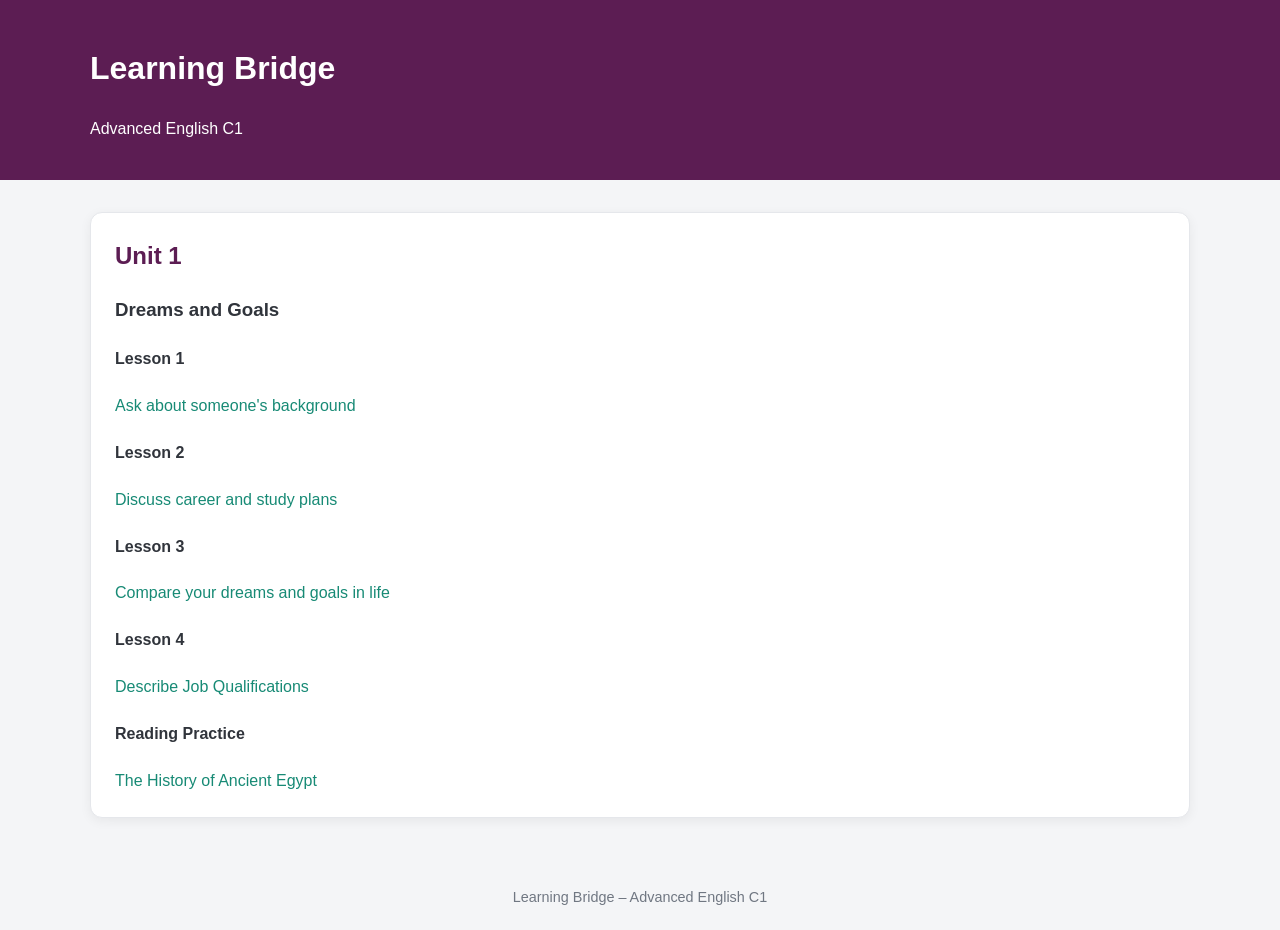
<file: index.html>
﻿<!DOCTYPE html>
<html lang="en">
<head>
    <meta charset="UTF-8">
    <meta name="viewport" content="width=device-width, initial-scale=1.0">
    <title>Learning Bridge – Advanced English C1</title>
    <link rel="stylesheet" href="recursos/css/estilos.css">
</head>
<body>

    <header class="lb-header">
        <div class="lb-container">
            <h1>Learning Bridge</h1>
            <p>Advanced English C1</p>
        </div>
    </header>

    <main class="lb-container lb-main">
        <section class="lb-card">
            <h2 class="lb-title">Unit 1</h2>
            <h3>Dreams and Goals</h3>
            <h4>Lesson 1</h4>
            <a href="unidades/unidad-01/leccion-01.html">
                Ask about someone's background
            </a>

            <h4>Lesson 2</h4>
            <a href="unidades/unidad-01/leccion-02.html">
                Discuss career and study plans
            </a>

            <h4>Lesson 3</h4>
            <a href="unidades/unidad-01/leccion-03.html">
                Compare your dreams and goals in life
            </a>

            <h4>Lesson 4</h4>
            <a href="unidades/unidad-01/leccion-04.html">
                Describe Job Qualifications
            </a>

            <h4>Reading Practice</h4>
            <a href="unidades/unidad-01/reading-practice-egypt.html">
                The History of Ancient Egypt
            </a>
        </section>
    </main>

    <footer class="lb-footer">
        Learning Bridge – Advanced English C1
    </footer>

</body>
</html>
</file>
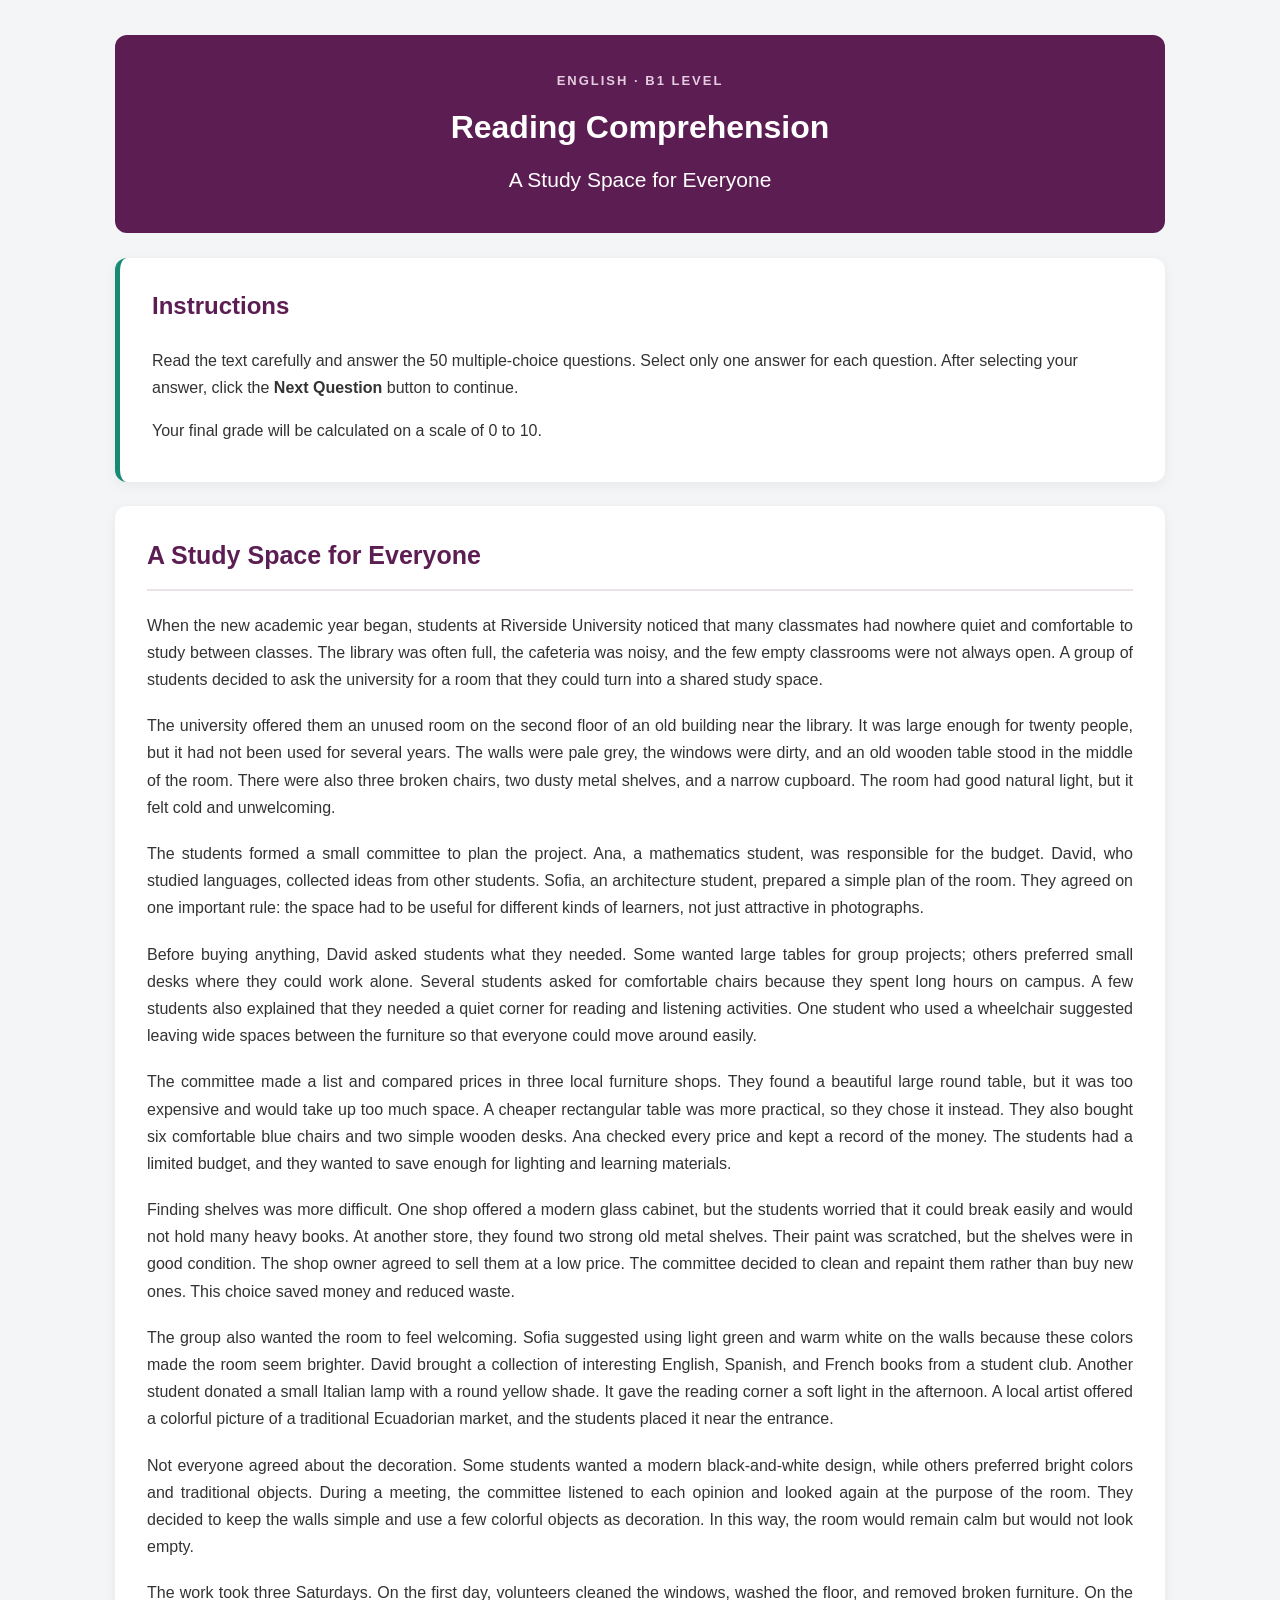
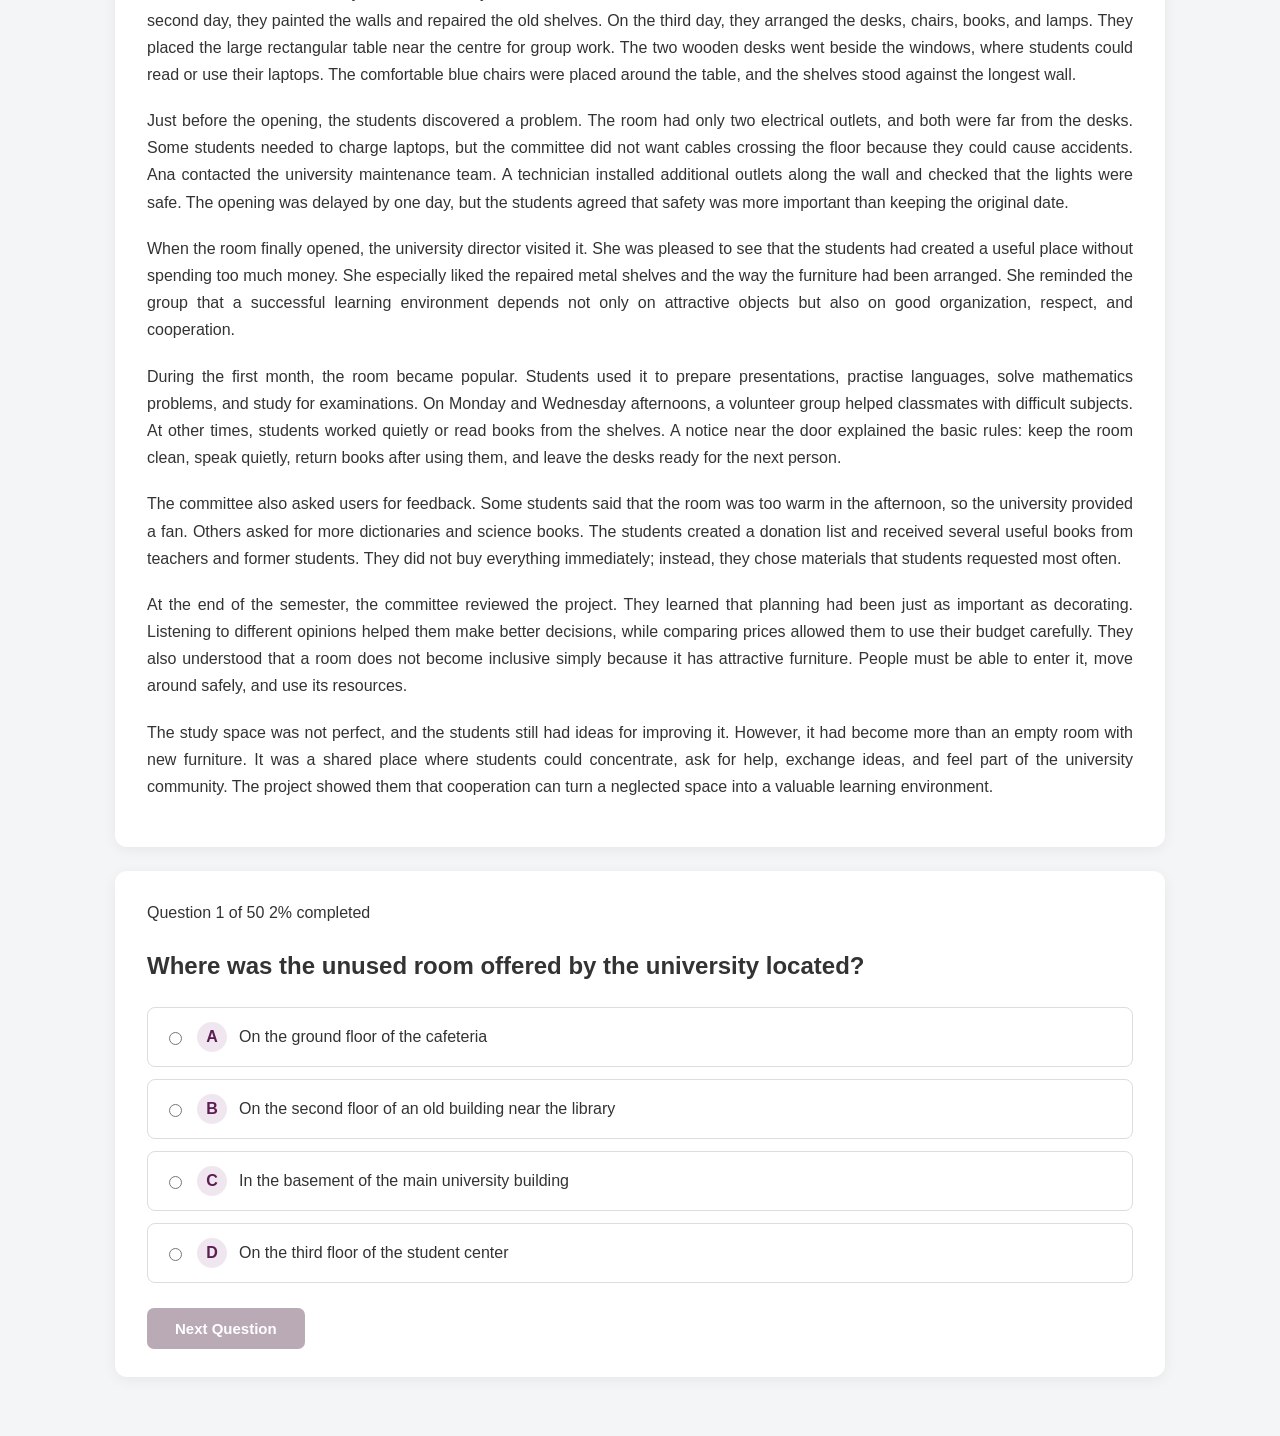
<file: reading-b1.html>
﻿<!DOCTYPE html>
<html lang="en">
<head>
    <meta charset="UTF-8">
    <meta name="viewport" content="width=device-width, initial-scale=1.0">
    <meta name="description" content="B1 Reading Comprehension - A Study Space for Everyone">
    <title>Reading Comprehension B1 | Learning Bridge</title>
    <link rel="stylesheet" href="recursos/css/reading-b1.css">
</head>
<body>

    <main class="reading-container">

        <header class="reading-header">
            <p class="reading-level">ENGLISH · B1 LEVEL</p>
            <h1>Reading Comprehension</h1>
            <h2>A Study Space for Everyone</h2>
        </header>

        <section class="instructions" aria-labelledby="instructions-title">
            <h2 id="instructions-title">Instructions</h2>
            <p>
                Read the text carefully and answer the 50 multiple-choice
                questions. Select only one answer for each question.
                After selecting your answer, click the
                <strong>Next Question</strong> button to continue.
            </p>
            <p>
                Your final grade will be calculated on a scale of 0 to 10.
            </p>
        </section>

        <article class="reading-text" aria-labelledby="reading-title">
            <h2 id="reading-title">A Study Space for Everyone</h2>

            <p>
                When the new academic year began, students at Riverside
                University noticed that many classmates had nowhere quiet
                and comfortable to study between classes. The library was
                often full, the cafeteria was noisy, and the few empty
                classrooms were not always open. A group of students
                decided to ask the university for a room that they could
                turn into a shared study space.
            </p>

            <p>
                The university offered them an unused room on the second
                floor of an old building near the library. It was large
                enough for twenty people, but it had not been used for
                several years. The walls were pale grey, the windows were
                dirty, and an old wooden table stood in the middle of the
                room. There were also three broken chairs, two dusty metal
                shelves, and a narrow cupboard. The room had good natural
                light, but it felt cold and unwelcoming.
            </p>

            <p>
                The students formed a small committee to plan the project.
                Ana, a mathematics student, was responsible for the budget.
                David, who studied languages, collected ideas from other
                students. Sofia, an architecture student, prepared a
                simple plan of the room. They agreed on one important
                rule: the space had to be useful for different kinds of
                learners, not just attractive in photographs.
            </p>

            <p>
                Before buying anything, David asked students what they
                needed. Some wanted large tables for group projects;
                others preferred small desks where they could work alone.
                Several students asked for comfortable chairs because
                they spent long hours on campus. A few students also
                explained that they needed a quiet corner for reading
                and listening activities. One student who used a
                wheelchair suggested leaving wide spaces between the
                furniture so that everyone could move around easily.
            </p>

            <p>
                The committee made a list and compared prices in three
                local furniture shops. They found a beautiful large round
                table, but it was too expensive and would take up too much
                space. A cheaper rectangular table was more practical,
                so they chose it instead. They also bought six comfortable
                blue chairs and two simple wooden desks. Ana checked
                every price and kept a record of the money. The students
                had a limited budget, and they wanted to save enough for
                lighting and learning materials.
            </p>

            <p>
                Finding shelves was more difficult. One shop offered a
                modern glass cabinet, but the students worried that it
                could break easily and would not hold many heavy books.
                At another store, they found two strong old metal shelves.
                Their paint was scratched, but the shelves were in good
                condition. The shop owner agreed to sell them at a low
                price. The committee decided to clean and repaint them
                rather than buy new ones. This choice saved money and
                reduced waste.
            </p>

            <p>
                The group also wanted the room to feel welcoming. Sofia
                suggested using light green and warm white on the walls
                because these colors made the room seem brighter. David
                brought a collection of interesting English, Spanish,
                and French books from a student club. Another student
                donated a small Italian lamp with a round yellow shade.
                It gave the reading corner a soft light in the afternoon.
                A local artist offered a colorful picture of a traditional
                Ecuadorian market, and the students placed it near the
                entrance.
            </p>

            <p>
                Not everyone agreed about the decoration. Some students
                wanted a modern black-and-white design, while others
                preferred bright colors and traditional objects. During
                a meeting, the committee listened to each opinion and
                looked again at the purpose of the room. They decided
                to keep the walls simple and use a few colorful objects
                as decoration. In this way, the room would remain calm
                but would not look empty.
            </p>

            <p>
                The work took three Saturdays. On the first day, volunteers
                cleaned the windows, washed the floor, and removed broken
                furniture. On the second day, they painted the walls and
                repaired the old shelves. On the third day, they arranged
                the desks, chairs, books, and lamps. They placed the large
                rectangular table near the centre for group work. The two
                wooden desks went beside the windows, where students
                could read or use their laptops. The comfortable blue
                chairs were placed around the table, and the shelves
                stood against the longest wall.
            </p>

            <p>
                Just before the opening, the students discovered a
                problem. The room had only two electrical outlets,
                and both were far from the desks. Some students needed
                to charge laptops, but the committee did not want cables
                crossing the floor because they could cause accidents.
                Ana contacted the university maintenance team. A
                technician installed additional outlets along the wall
                and checked that the lights were safe. The opening was
                delayed by one day, but the students agreed that safety
                was more important than keeping the original date.
            </p>

            <p>
                When the room finally opened, the university director
                visited it. She was pleased to see that the students
                had created a useful place without spending too much
                money. She especially liked the repaired metal shelves
                and the way the furniture had been arranged. She reminded
                the group that a successful learning environment depends
                not only on attractive objects but also on good
                organization, respect, and cooperation.
            </p>

            <p>
                During the first month, the room became popular. Students
                used it to prepare presentations, practise languages,
                solve mathematics problems, and study for examinations.
                On Monday and Wednesday afternoons, a volunteer group
                helped classmates with difficult subjects. At other
                times, students worked quietly or read books from the
                shelves. A notice near the door explained the basic
                rules: keep the room clean, speak quietly, return books
                after using them, and leave the desks ready for the next
                person.
            </p>

            <p>
                The committee also asked users for feedback. Some
                students said that the room was too warm in the
                afternoon, so the university provided a fan. Others
                asked for more dictionaries and science books. The
                students created a donation list and received several
                useful books from teachers and former students. They
                did not buy everything immediately; instead, they
                chose materials that students requested most often.
            </p>

            <p>
                At the end of the semester, the committee reviewed
                the project. They learned that planning had been just
                as important as decorating. Listening to different
                opinions helped them make better decisions, while
                comparing prices allowed them to use their budget
                carefully. They also understood that a room does not
                become inclusive simply because it has attractive
                furniture. People must be able to enter it, move around
                safely, and use its resources.
            </p>

            <p>
                The study space was not perfect, and the students still
                had ideas for improving it. However, it had become more
                than an empty room with new furniture. It was a shared
                place where students could concentrate, ask for help,
                exchange ideas, and feel part of the university
                community. The project showed them that cooperation
                can turn a neglected space into a valuable learning
                environment.
            </p>
        </article>

        <section class="quiz-section" id="quiz-section">
            <div id="quiz-container"></div>
        </section>

        <section id="result-container" class="result-section" hidden></section>

    </main>

    <script src="recursos/js/reading-b1.js"></script>
</body>
</html>
</file>
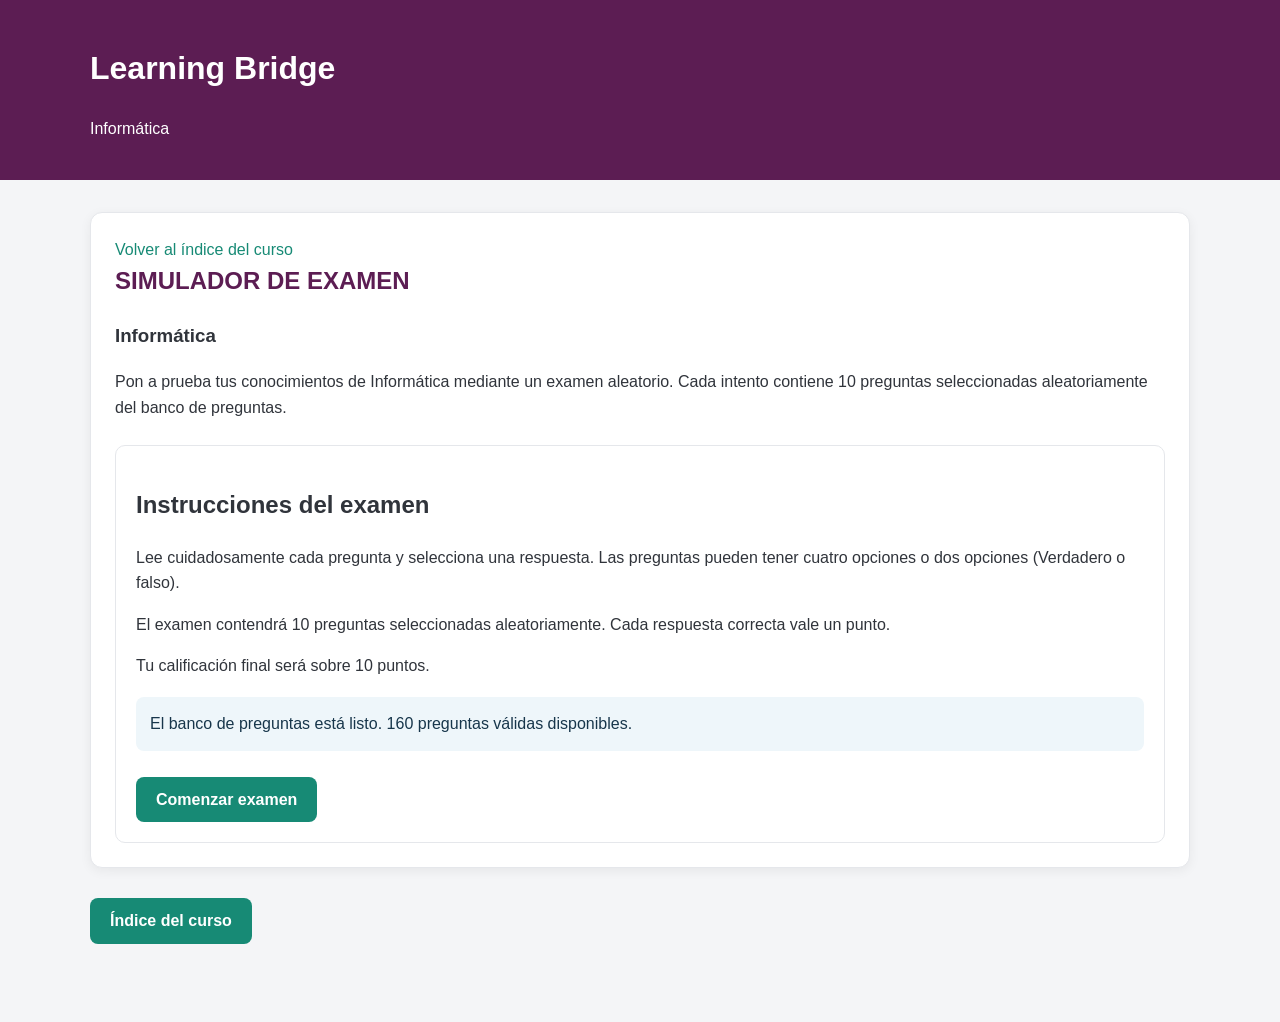
<file: simulador-examen.html>
<!DOCTYPE html>
<html lang="es">
<head>
    <meta charset="UTF-8">
    <meta name="viewport" content="width=device-width, initial-scale=1.0">

    <title>Simulador de examen de Informática - Learning Bridge</title>

    <link rel="stylesheet" href="recursos/css/estilos.css">

    <style>
        .exam-panel {
            margin-top: 25px;
            padding: 20px;
            border: 1px solid var(--lb-border);
            border-radius: 10px;
            background: #ffffff;
        }

        .exam-status {
            margin: 18px 0;
            padding: 14px;
            border-radius: 8px;
            background: #eef6fa;
            color: #17364B;
            line-height: 1.6;
        }

        .exam-start-button {
            margin-top: 8px;
            cursor: pointer;
        }

        .exam-start-button:disabled {
            opacity: 0.55;
            cursor: not-allowed;
        }

        .exam-question {
            margin: 24px 0;
            padding: 20px;
            border: 1px solid #d6e0e8;
            border-radius: 10px;
            background: #ffffff;
        }

        .exam-question h3 {
            margin-top: 0;
            color: var(--lb-purple);
        }

        .exam-question-type {
            display: inline-block;
            margin-bottom: 12px;
            padding: 5px 10px;
            border-radius: 20px;
            background: #eef6fa;
            color: #31516f;
            font-size: 0.85em;
            font-weight: 600;
        }

        .exam-question-text {
            margin: 10px 0 16px;
            font-size: 1.05em;
            line-height: 1.6;
        }

        .exam-options {
            display: flex;
            flex-direction: column;
            gap: 10px;
            margin: 0;
            padding: 0;
            border: 0;
        }

        .exam-options legend {
            margin-bottom: 10px;
            font-weight: 600;
        }

        .exam-option {
            display: flex;
            align-items: center;
            gap: 10px;
            padding: 11px 13px;
            border: 1px solid #d6e0e8;
            border-radius: 8px;
            cursor: pointer;
            line-height: 1.5;
        }

        .exam-option:hover {
            background: #f3f8fb;
        }

        .exam-option input {
            flex-shrink: 0;
            width: 17px;
            height: 17px;
            accent-color: var(--lb-green);
        }

        .exam-question-feedback {
            margin: 12px 0 0;
            font-weight: 600;
        }

        .exam-question-feedback.is-correct {
            color: #178a75;
        }

        .exam-question-feedback.is-incorrect {
            color: #c0392b;
        }

        .exam-question-feedback.is-unanswered {
            color: #d97706;
        }

        .exam-results {
            margin-top: 24px;
            padding: 20px;
            border: 1px solid #d6e0e8;
            border-radius: 10px;
            background: #eef6fa;
        }

        .exam-results h3 {
            margin-top: 0;
            color: var(--lb-purple);
        }

        .exam-score {
            font-size: 1.35em;
            font-weight: 700;
        }

        [hidden] {
            display: none !important;
        }

        @media (max-width: 600px) {
            .exam-panel,
            .exam-question {
                padding: 15px;
            }
        }
    </style>
</head>

<body>

    <header class="lb-header">
        <div class="lb-container">
            <h1>Learning Bridge</h1>
            <p>Informática</p>
        </div>
    </header>

    <main class="lb-container lb-main">

        <section class="lb-card">

            <a href="index.html">Volver al índice del curso</a>

            <h2 class="lb-title">SIMULADOR DE EXAMEN</h2>

            <h3>Informática</h3>

            <p>
                Pon a prueba tus conocimientos de Informática mediante un examen aleatorio.
                Cada intento contiene 10 preguntas seleccionadas aleatoriamente del banco de preguntas.
            </p>

            <div class="exam-panel">

                <h2>Instrucciones del examen</h2>

                <p>
                    Lee cuidadosamente cada pregunta y selecciona una respuesta.
                    Las preguntas pueden tener cuatro opciones o dos opciones
                    (Verdadero o falso).
                </p>

                <p>
                    El examen contendrá 10 preguntas seleccionadas aleatoriamente.
                    Cada respuesta correcta vale un punto.
                </p>

                <p>
                    Tu calificación final será sobre 10 puntos.
                </p>

                <p
                    id="exam-status"
                    class="exam-status"
                    role="status"
                    aria-live="polite">
                    Cargando el banco de preguntas...
                </p>

                <button
                    type="button"
                    id="btn-start-exam"
                    class="lb-button exam-start-button"
                    disabled>
                    Comenzar examen
                </button>

            </div>

            <section id="exam-area" hidden aria-label="Examen">

                <div class="exam-panel">

                    <h2>Examen</h2>

                    <p id="exam-progress" aria-live="polite"></p>

                    <div id="exam-questions"></div>

                    <button
                        type="button"
                        id="btn-evaluate-exam"
                        class="lb-evaluate-button">
                        Evaluar examen
                    </button>

                    <div
                        id="exam-results"
                        class="exam-results"
                        hidden
                        aria-live="polite">

                        <h3>Resultados del examen</h3>

                        <p
                            id="exam-score"
                            class="exam-score">
                        </p>

                        <p id="exam-summary"></p>

                    </div>

                </div>

            </section>

        </section>

        <nav
            aria-label="Course navigation"
            style="margin: 30px 0;">

            <a class="lb-button" href="index.html">
                Índice del curso
            </a>

        </nav>

    </main>

    <script src="recursos/js/banco-preguntas.js"></script>
    <script src="recursos/js/simulador-examen.js"></script>

</body>
</html>
</file>
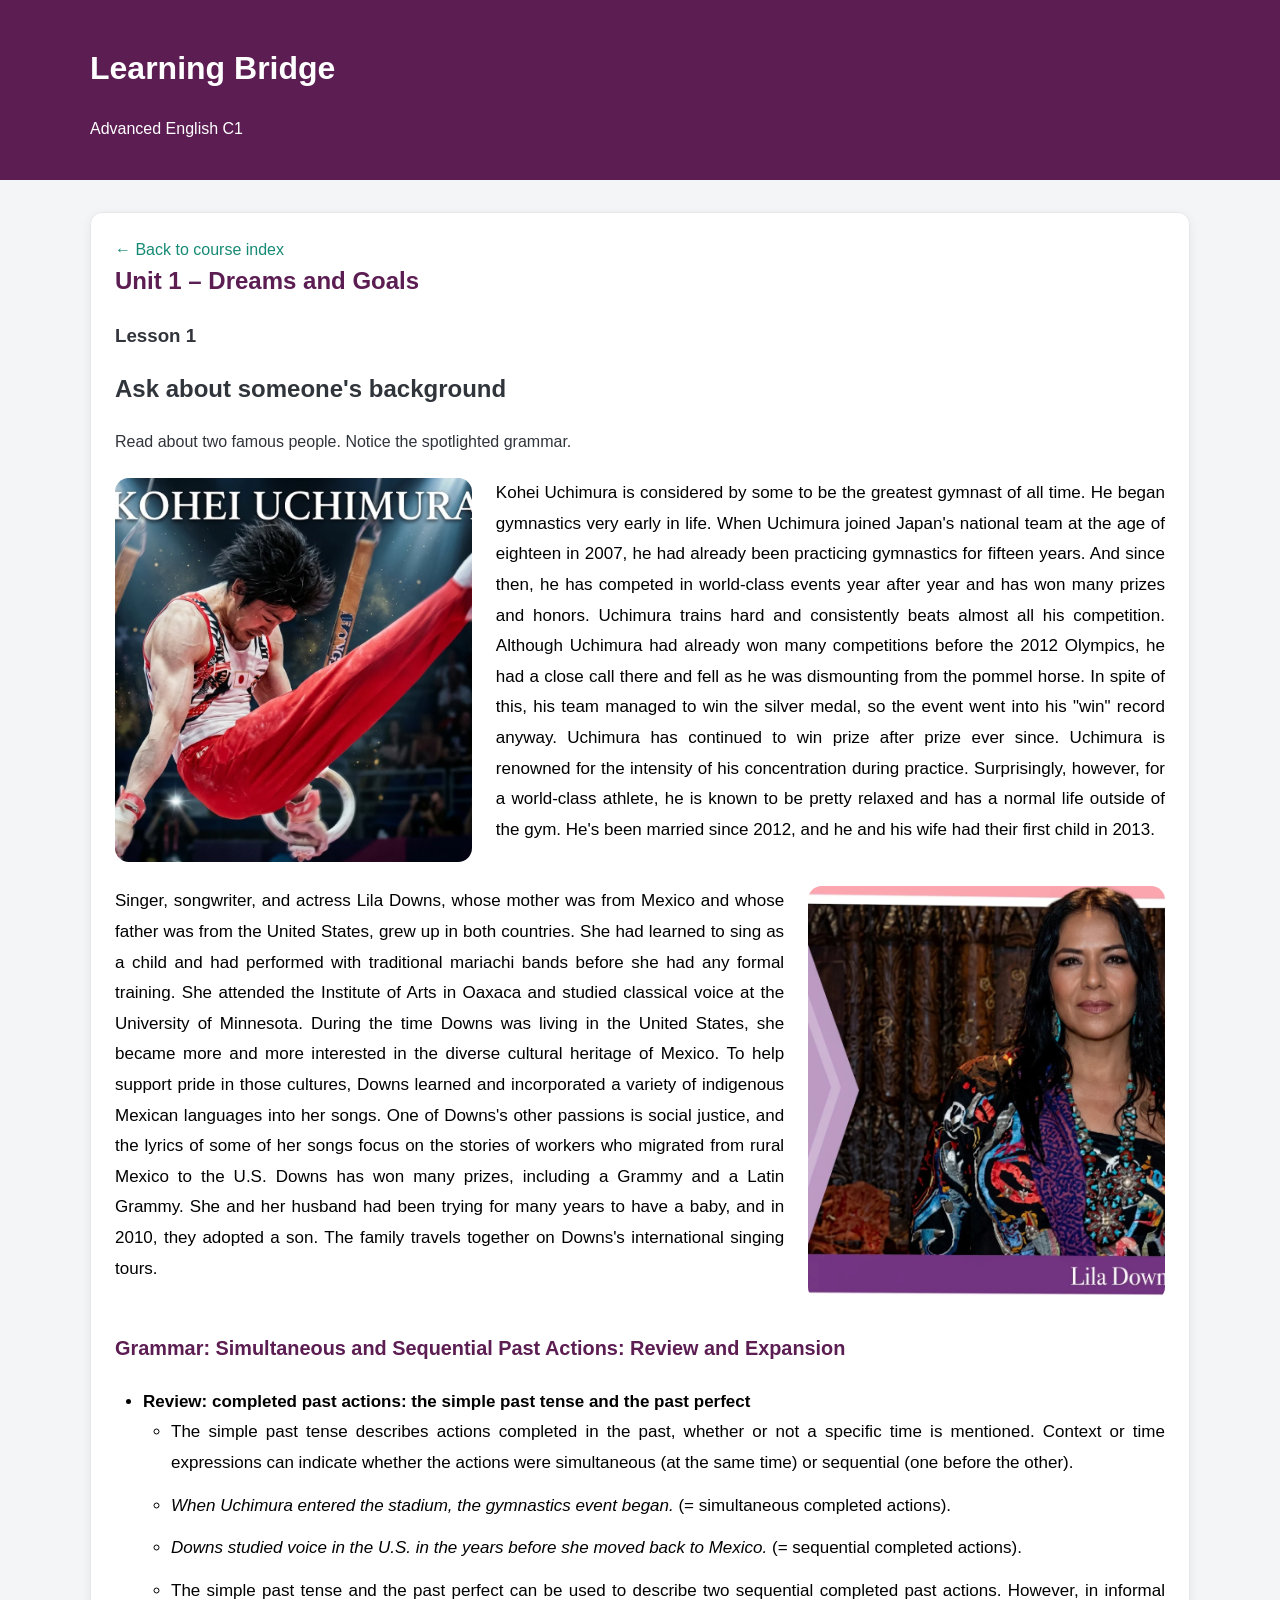
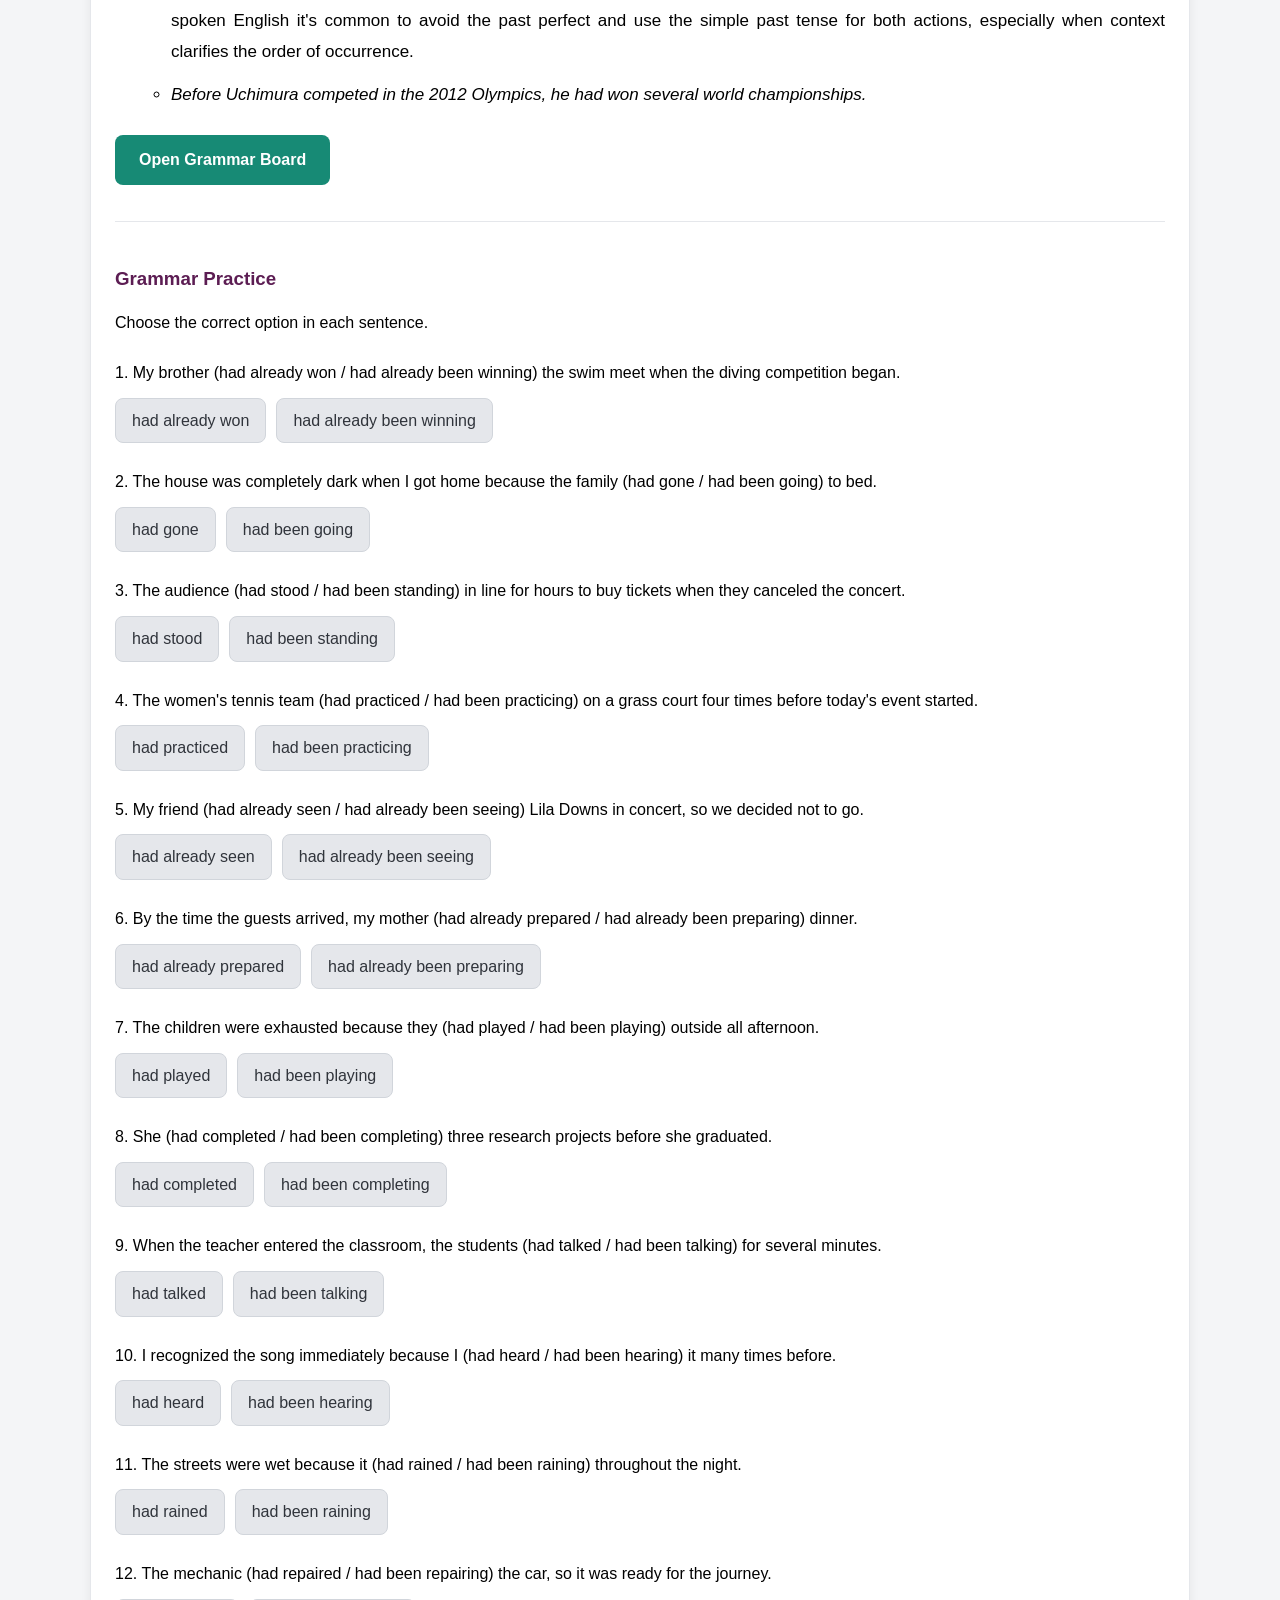
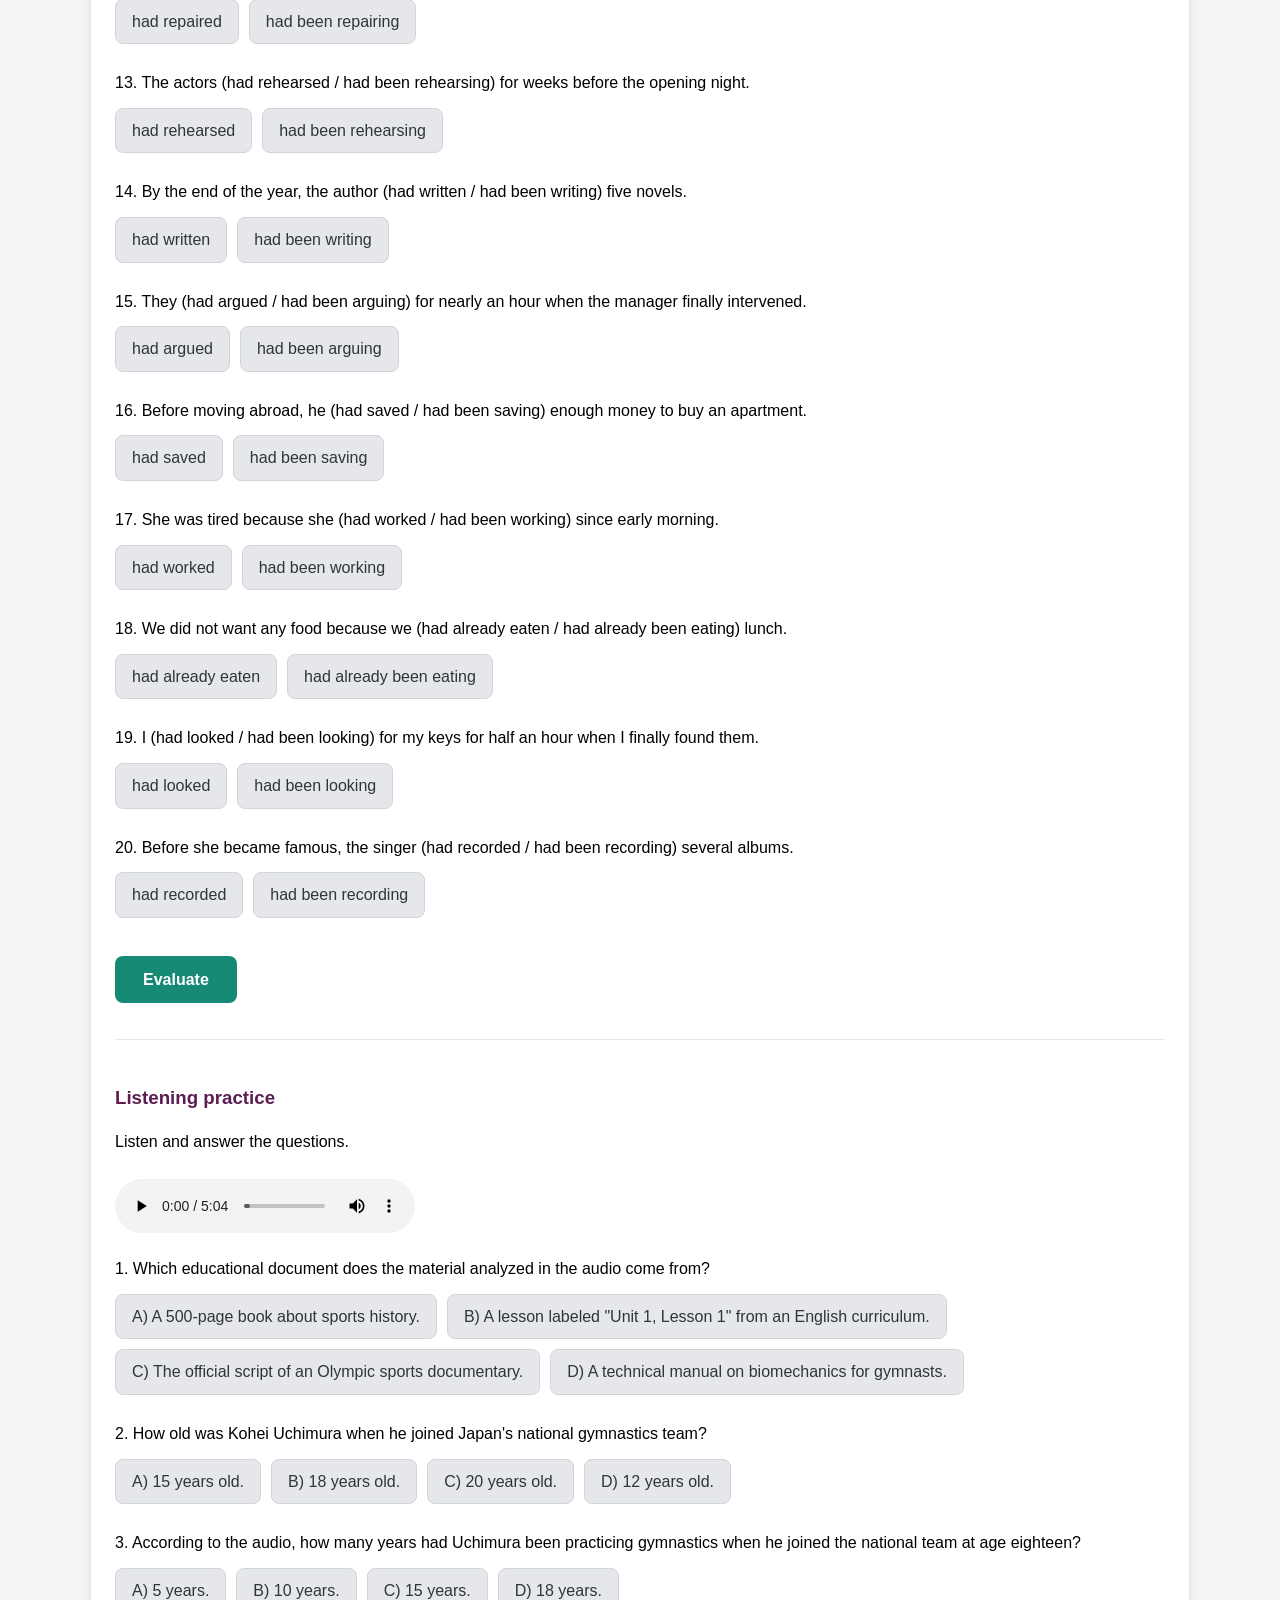
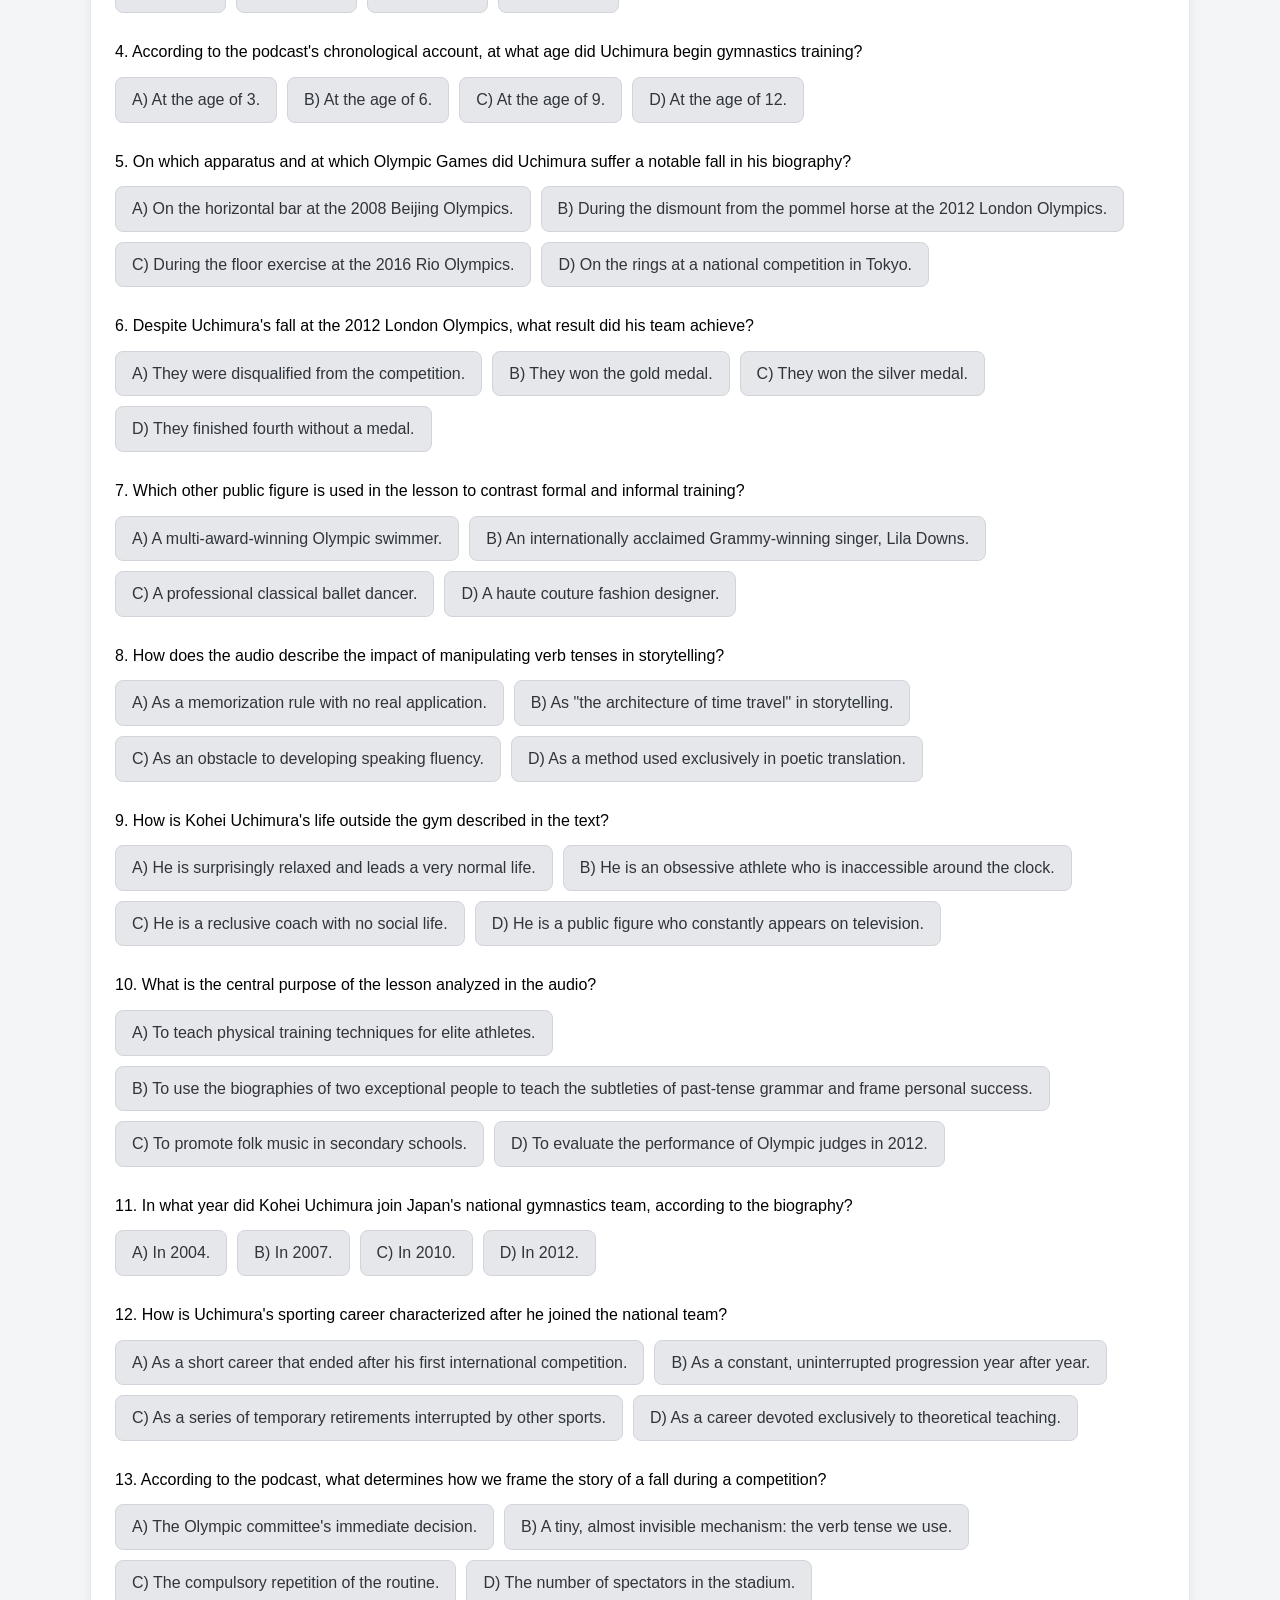
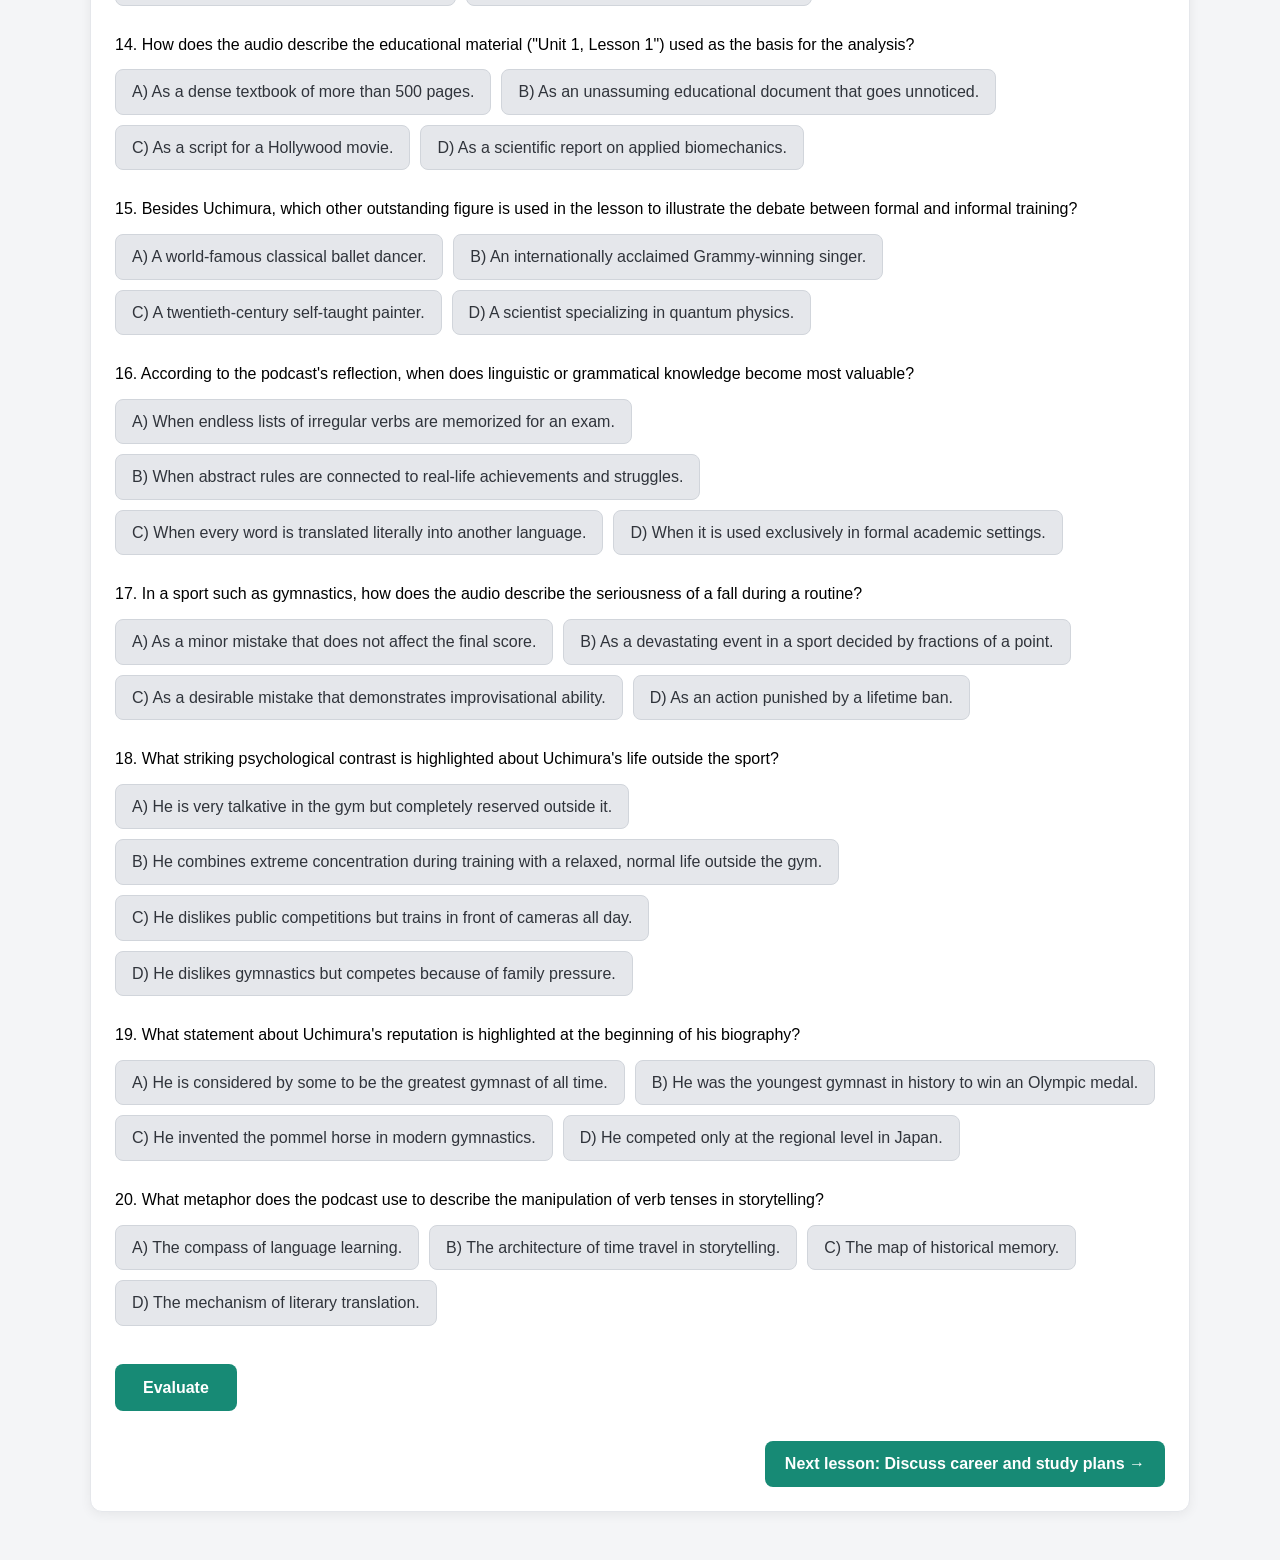
<file: unidades/unidad-01/leccion-01.html>
<!DOCTYPE html>
<html lang="en">
<head>
    <meta charset="UTF-8">
    <meta name="viewport" content="width=device-width, initial-scale=1.0">
    <title>Lesson 1 – Ask about someone's background</title>
    <link rel="stylesheet" href="../../recursos/css/estilos.css">
</head>
<body>

    <header class="lb-header">
        <div class="lb-container">
            <h1>Learning Bridge</h1>
            <p>Advanced English C1</p>
        </div>
    </header>

    <main class="lb-container lb-main">
        <section class="lb-card">
            <a href="../../index.html">← Back to course index</a>
            <h2 class="lb-title">Unit 1 – Dreams and Goals</h2>
            <h3>Lesson 1</h3>
            <h1>Ask about someone's background</h1>
            <p>Read about two famous people. Notice the spotlighted grammar.</p>
            <div class="lb-reading-layout"><img class="lb-reading-image" src="../../recursos/imagenes/unidad-01/leccion-01/img1.1.png" alt="Kohei Uchimura"><div class="lb-reading-text"><p>Kohei Uchimura is considered by some to be the greatest gymnast of all time. He began gymnastics very early in life. When Uchimura joined Japan's national team at the age of eighteen in 2007, he had already been practicing gymnastics for fifteen years. And since then, he has competed in world-class events year after year and has won many prizes and honors. Uchimura trains hard and consistently beats almost all his competition. Although Uchimura had already won many competitions before the 2012 Olympics, he had a close call there and fell as he was dismounting from the pommel horse. In spite of this, his team managed to win the silver medal, so the event went into his "win" record anyway. Uchimura has continued to win prize after prize ever since. Uchimura is renowned for the intensity of his concentration during practice. Surprisingly, however, for a world-class athlete, he is known to be pretty relaxed and has a normal life outside of the gym. He's been married since 2012, and he and his wife had their first child in 2013.</p></div></div>
                    <div class="lb-reading-layout lb-reading-layout-reverse">
                <div class="lb-reading-text">
                    <p>Singer, songwriter, and actress Lila Downs, whose mother was from Mexico and whose father was from the United States, grew up in both countries. She had learned to sing as a child and had performed with traditional mariachi bands before she had any formal training. She attended the Institute of Arts in Oaxaca and studied classical voice at the University of Minnesota. During the time Downs was living in the United States, she became more and more interested in the diverse cultural heritage of Mexico. To help support pride in those cultures, Downs learned and incorporated a variety of indigenous Mexican languages into her songs. One of Downs's other passions is social justice, and the lyrics of some of her songs focus on the stories of workers who migrated from rural Mexico to the U.S. Downs has won many prizes, including a Grammy and a Latin Grammy. She and her husband had been trying for many years to have a baby, and in 2010, they adopted a son. The family travels together on Downs's international singing tours.</p>
                </div>
                <img class="lb-reading-image" src="../../recursos/imagenes/unidad-01/leccion-01/img1.2.png" alt="Lila Downs">
            </div>
            <div class="lb-grammar-text">
                <h3><strong>Grammar: Simultaneous and Sequential Past Actions: Review and Expansion</strong></h3>
                <ul>
                    <li>
                        <strong>Review: completed past actions: the simple past tense and the past perfect</strong>
                        <ul>
                            <li>The simple past tense describes actions completed in the past, whether or not a specific time is mentioned. Context or time expressions can indicate whether the actions were simultaneous (at the same time) or sequential (one before the other).</li>
                            <li><em>When Uchimura entered the stadium, the gymnastics event began.</em> (= simultaneous completed actions).</li>
                            <li><em>Downs studied voice in the U.S. in the years before she moved back to Mexico.</em> (= sequential completed actions).</li>
                            <li>The simple past tense and the past perfect can be used to describe two sequential completed past actions. However, in informal spoken English it's common to avoid the past perfect and use the simple past tense for both actions, especially when context clarifies the order of occurrence.</li>
                            <li><em>Before Uchimura competed in the 2012 Olympics, he had won several world championships.</em></li>
                        </ul>
                    </li>
                </ul>
            </div>
            <button type="button" id="lb-open-grammar-board" class="lb-open-grammar-board">
    Open Grammar Board
</button>

<div id="lb-grammar-board-modal" class="lb-grammar-board-modal" hidden>
    <div class="lb-grammar-board-dialog" role="dialog" aria-modal="true" aria-labelledby="lb-grammar-board-title">

        <div class="lb-grammar-board-header">
            <h2 id="lb-grammar-board-title">Grammar Board</h2>
            <button type="button" id="lb-close-grammar-board" class="lb-close-grammar-board" aria-label="Close grammar board">&times;</button>
        </div>

        <div class="lb-grammar-board-content">

            <section class="lb-grammar-board-section">
                <h3>1. Simple Past – Simultaneous Actions</h3>
                <p>Two completed actions happening at the same time.</p>

                <div class="lb-grammar-table-wrapper">
                    <table class="lb-grammar-table">
                        <thead>
                            <tr>
                                <th>Time connector</th>
                                <th>Subject (clause 1)</th>
                                <th>Verb (Simple Past)</th>
                                <th>Complement</th>
                                <th>Subject (clause 2)</th>
                                <th>Verb (Simple Past)</th>
                                <th>Complement</th>
                            </tr>
                        </thead>
                        <tbody>
                            <tr>
                                <td>When</td>
                                <td>Uchimura</td>
                                <td>entered</td>
                                <td>the stadium</td>
                                <td>the gymnastics event</td>
                                <td>began</td>
                                <td>—</td>
                            </tr>
                            <tr class="lb-grammar-editable-row">
                                <td contenteditable="true"></td>
                                <td contenteditable="true"></td>
                                <td contenteditable="true"></td>
                                <td contenteditable="true"></td>
                                <td contenteditable="true"></td>
                                <td contenteditable="true"></td>
                                <td contenteditable="true"></td>
                            </tr>
                            <tr class="lb-grammar-editable-row">
                                <td contenteditable="true"></td>
                                <td contenteditable="true"></td>
                                <td contenteditable="true"></td>
                                <td contenteditable="true"></td>
                                <td contenteditable="true"></td>
                                <td contenteditable="true"></td>
                                <td contenteditable="true"></td>
                            </tr>
                        </tbody>
                    </table>
                </div>
            </section>

            <section class="lb-grammar-board-section">
                <h3>2. Simple Past – Sequential Actions</h3>
                <p>Two completed actions occurring one after the other.</p>

                <div class="lb-grammar-table-wrapper">
                    <table class="lb-grammar-table">
                        <thead>
                            <tr>
                                <th>Subject (clause 1)</th>
                                <th>Verb (Simple Past)</th>
                                <th>Complement</th>
                                <th>Time expression / connector</th>
                                <th>Subject (clause 2)</th>
                                <th>Verb (Simple Past)</th>
                                <th>Complement</th>
                            </tr>
                        </thead>
                        <tbody>
                            <tr>
                                <td>Downs</td>
                                <td>studied</td>
                                <td>voice in the U.S.</td>
                                <td>in the years before</td>
                                <td>she</td>
                                <td>moved</td>
                                <td>back to Mexico</td>
                            </tr>
                            <tr class="lb-grammar-editable-row">
                                <td contenteditable="true"></td>
                                <td contenteditable="true"></td>
                                <td contenteditable="true"></td>
                                <td contenteditable="true"></td>
                                <td contenteditable="true"></td>
                                <td contenteditable="true"></td>
                                <td contenteditable="true"></td>
                            </tr>
                            <tr class="lb-grammar-editable-row">
                                <td contenteditable="true"></td>
                                <td contenteditable="true"></td>
                                <td contenteditable="true"></td>
                                <td contenteditable="true"></td>
                                <td contenteditable="true"></td>
                                <td contenteditable="true"></td>
                                <td contenteditable="true"></td>
                            </tr>
                        </tbody>
                    </table>
                </div>
            </section>

            <section class="lb-grammar-board-section">
                <h3>3. Past Perfect and Simple Past – Sequential Actions</h3>
                <p>The Past Perfect indicates the action that happened before another past action.</p>

                <div class="lb-grammar-table-wrapper">
                    <table class="lb-grammar-table">
                        <thead>
                            <tr>
                                <th>Time connector</th>
                                <th>Subject (clause 1)</th>
                                <th>Verb (Simple Past)</th>
                                <th>Complement</th>
                                <th>Subject (clause 2)</th>
                                <th>Auxiliary</th>
                                <th>Past participle</th>
                                <th>Complement</th>
                            </tr>
                        </thead>
                        <tbody>
                            <tr>
                                <td>Before</td>
                                <td>Uchimura</td>
                                <td>competed</td>
                                <td>in the 2012 Olympics</td>
                                <td>he</td>
                                <td>had</td>
                                <td>won</td>
                                <td>several world championships</td>
                            </tr>
                            <tr class="lb-grammar-editable-row">
                                <td contenteditable="true"></td>
                                <td contenteditable="true"></td>
                                <td contenteditable="true"></td>
                                <td contenteditable="true"></td>
                                <td contenteditable="true"></td>
                                <td contenteditable="true"></td>
                                <td contenteditable="true"></td>
                                <td contenteditable="true"></td>
                            </tr>
                            <tr class="lb-grammar-editable-row">
                                <td contenteditable="true"></td>
                                <td contenteditable="true"></td>
                                <td contenteditable="true"></td>
                                <td contenteditable="true"></td>
                                <td contenteditable="true"></td>
                                <td contenteditable="true"></td>
                                <td contenteditable="true"></td>
                                <td contenteditable="true"></td>
                            </tr>
                        </tbody>
                    </table>
                </div>
            </section>

        </div>
    </div>
</div>
            <div id="lb-grammar-practice" class="lb-practice">
                <h3>Grammar Practice</h3>
                <p class="lb-practice-instruction">Choose the correct option in each sentence.</p>
                <div id="lb-practice-questions"></div>
                <button type="button" id="lb-practice-evaluate" class="lb-evaluate-button">Evaluate</button>
                <p id="lb-practice-feedback" class="lb-practice-feedback" aria-live="polite"></p>
            </div>

            <div id="lb-listening-practice" class="lb-practice">
                <h3>Listening practice</h3>
                <p class="lb-practice-instruction">Listen and answer the questions.</p>

                <audio class="lb-audio-player" controls preload="metadata">
                    <source src="../../recursos/audios/unidad-01/leccion-01/audio1.1.mp3" type="audio/mpeg">
                    Your browser does not support the audio element.
                </audio>

                <div id="lb-listening-questions"></div>

                <button type="button" id="lb-listening-evaluate" class="lb-evaluate-button">Evaluate</button>

                <p id="lb-listening-feedback" class="lb-practice-feedback" aria-live="polite"></p>
            </div>
                    <div style="margin-top: 30px; text-align: right;">
                <a class="lb-button" href="leccion-02.html">
                    Next lesson: Discuss career and study plans →
                </a>
            </div>
</section>
    </main>

    <script src="../../recursos/js/funciones.js"></script>
</body>
</html>
</file>
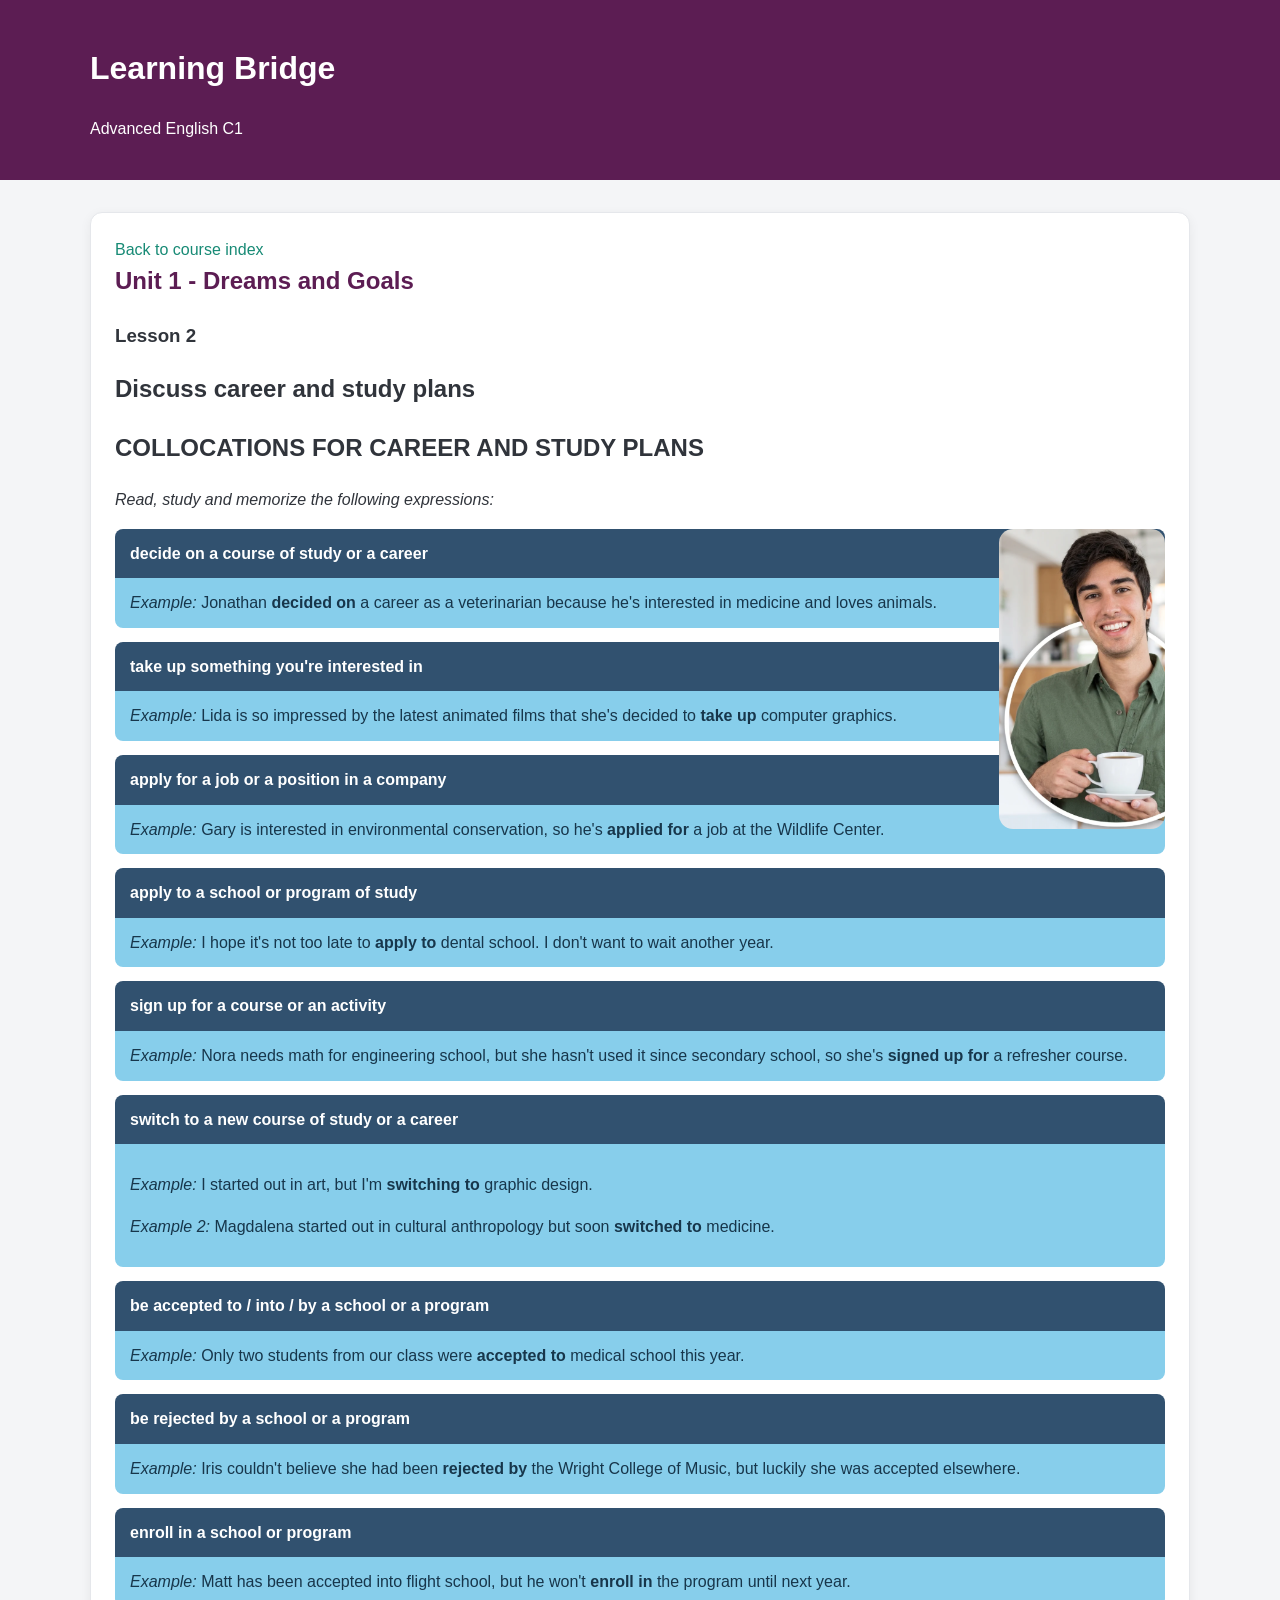
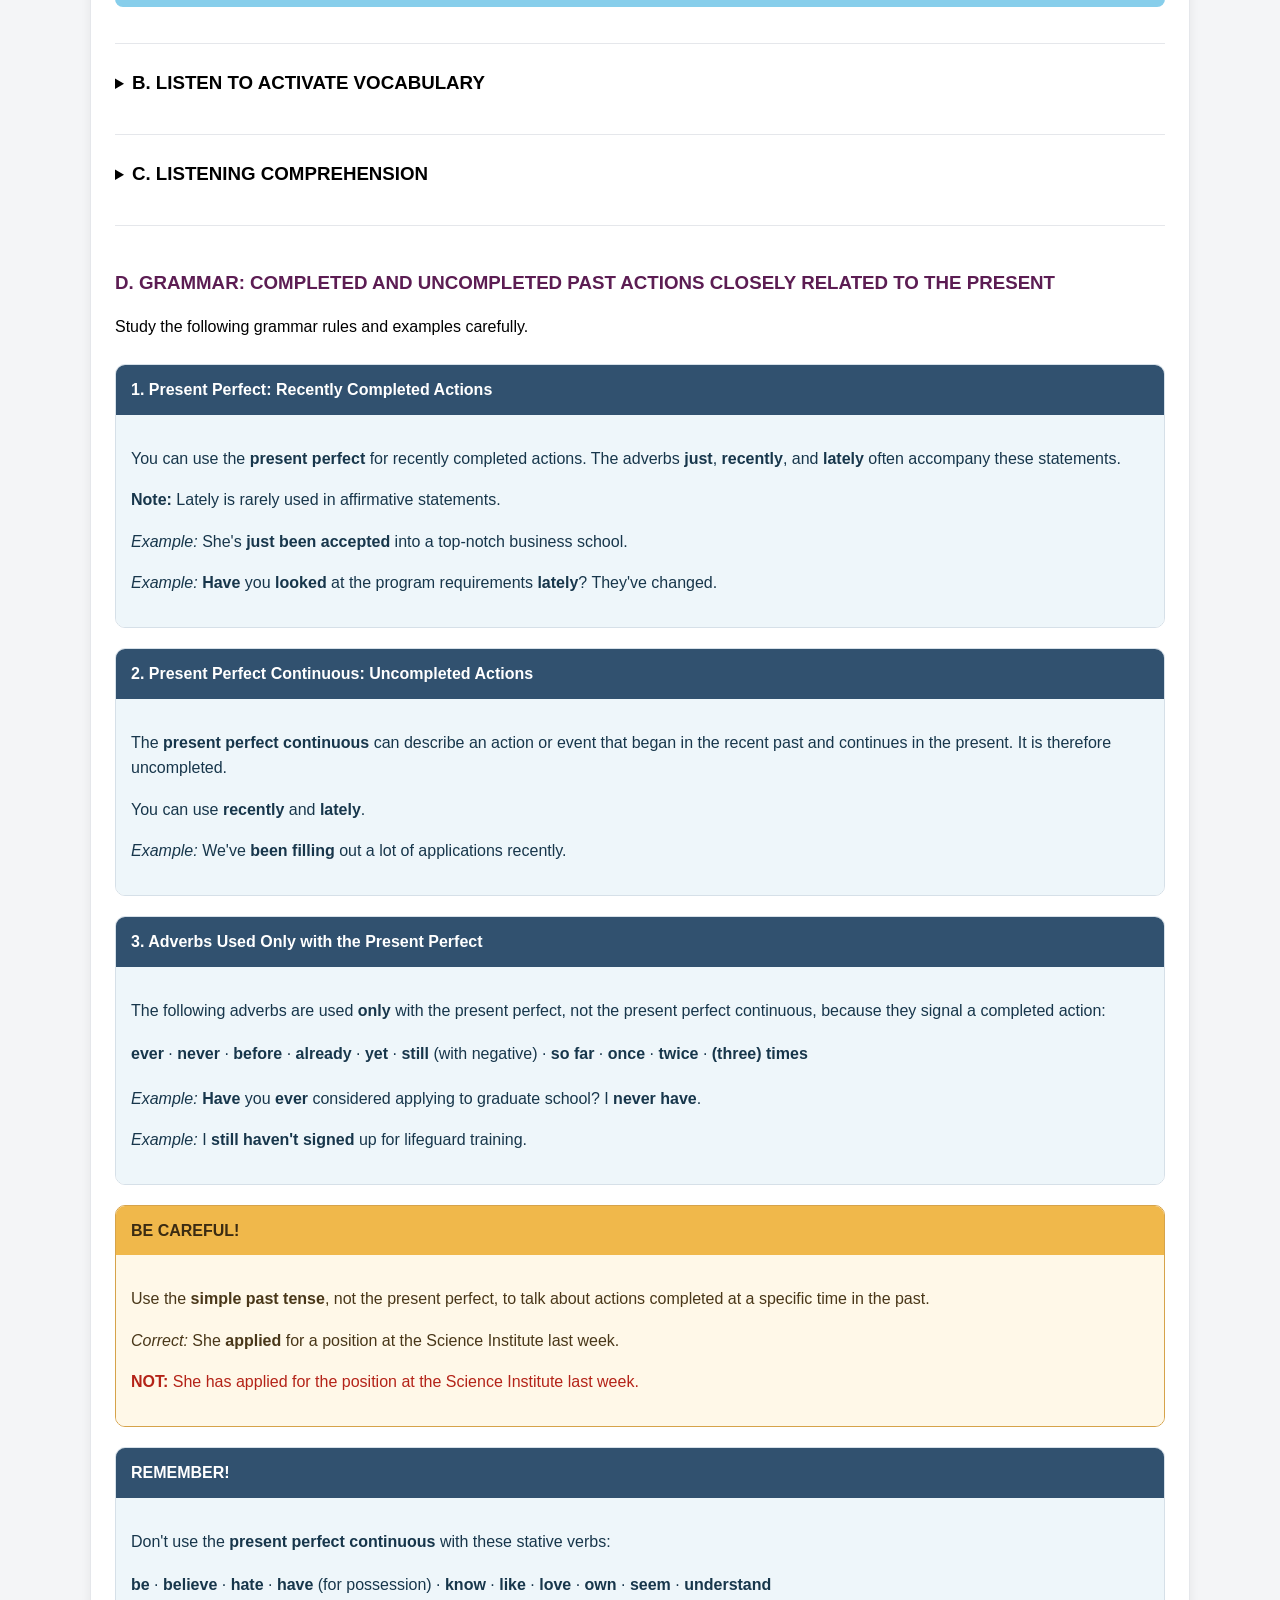
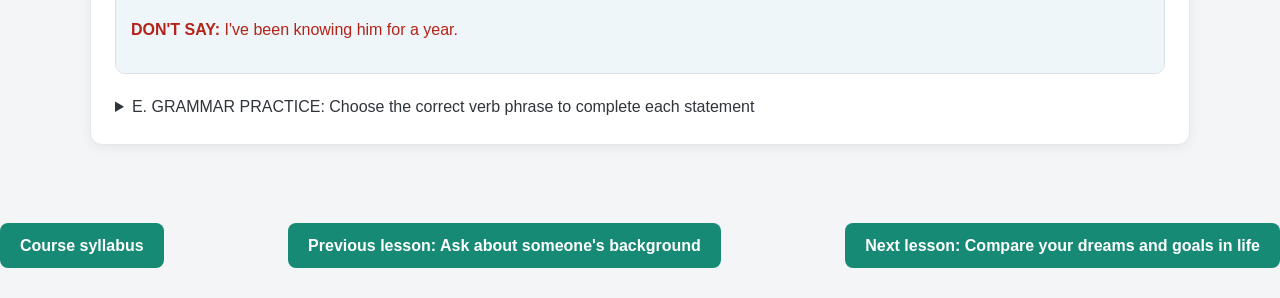
<file: unidades/unidad-01/leccion-02.html>
<!DOCTYPE html>
<html lang="en">
<head>
    <meta charset="UTF-8">
    <meta name="viewport" content="width=device-width, initial-scale=1.0">
    <title>Lesson 2 - Discuss career and study plans</title>
    <link rel="stylesheet" href="../../recursos/css/estilos.css">
</head>
<body>

    <header class="lb-header">
        <div class="lb-container">
            <h1>Learning Bridge</h1>
            <p>Advanced English C1</p>
        </div>
    </header>

    <main class="lb-container lb-main">
        <section class="lb-card">

            <a href="../../index.html">Back to course index</a>

            <h2 class="lb-title">Unit 1 - Dreams and Goals</h2>

            <h3>Lesson 2</h3>

            <h1>Discuss career and study plans</h1>

            <section id="collocations-career-study">

    <h2>COLLOCATIONS FOR CAREER AND STUDY PLANS</h2>

    <p><em>Read, study and memorize the following expressions:</em></p>

    <img
        src="../../recursos/imagenes/unidad-01/leccion-02/img1.2.1.png"
        alt="Career and study plans"
        style="float: right; height: 300px; width: auto; object-fit: contain; border-radius: 14px; margin: 0 0 15px 20px;"
    >

    <div style="margin-bottom: 14px;">
        <div style="background-color: #31516f; color: white; padding: 12px 15px; border-radius: 8px 8px 0 0;">
            <strong>decide on a course of study or a career</strong>
        </div>
        <div style="background-color: #87CEEB; color: #17364B; padding: 12px 15px; border-radius: 0 0 8px 8px;">
            <em>Example:</em> Jonathan <strong>decided on</strong> a career as a veterinarian because he's interested in medicine and loves animals.
        </div>
    </div>

    <div style="margin-bottom: 14px;">
        <div style="background-color: #31516f; color: white; padding: 12px 15px; border-radius: 8px 8px 0 0;">
            <strong><strong>take up</strong> something you're interested in</strong>
        </div>
        <div style="background-color: #87CEEB; color: #17364B; padding: 12px 15px; border-radius: 0 0 8px 8px;">
            <em>Example:</em> Lida is so impressed by the latest animated films that she's decided to <strong>take up</strong> computer graphics.
        </div>
    </div>

    <div style="margin-bottom: 14px;">
        <div style="background-color: #31516f; color: white; padding: 12px 15px; border-radius: 8px 8px 0 0;">
            <strong>apply for a job or a position in a company</strong>
        </div>
        <div style="background-color: #87CEEB; color: #17364B; padding: 12px 15px; border-radius: 0 0 8px 8px;">
            <em>Example:</em> Gary is interested in environmental conservation, so he's <strong>applied for</strong> a job at the Wildlife Center.
        </div>
    </div>

    <div style="margin-bottom: 14px;">
        <div style="background-color: #31516f; color: white; padding: 12px 15px; border-radius: 8px 8px 0 0;">
            <strong><strong>apply to</strong> a school or program of study</strong>
        </div>
        <div style="background-color: #87CEEB; color: #17364B; padding: 12px 15px; border-radius: 0 0 8px 8px;">
            <em>Example:</em> I hope it's not too late to <strong>apply to</strong> dental school. I don't want to wait another year.
        </div>
    </div>

    <div style="margin-bottom: 14px;">
        <div style="background-color: #31516f; color: white; padding: 12px 15px; border-radius: 8px 8px 0 0;">
            <strong>sign up for a course or an activity</strong>
        </div>
        <div style="background-color: #87CEEB; color: #17364B; padding: 12px 15px; border-radius: 0 0 8px 8px;">
            <em>Example:</em> Nora needs math for engineering school, but she hasn't used it since secondary school, so she's <strong>signed up for</strong> a refresher course.
        </div>
    </div>

    <div style="margin-bottom: 14px;">
        <div style="background-color: #31516f; color: white; padding: 12px 15px; border-radius: 8px 8px 0 0;">
            <strong>switch to a new course of study or a career</strong>
        </div>
        <div style="background-color: #87CEEB; color: #17364B; padding: 12px 15px; border-radius: 0 0 8px 8px;">
            <p><em>Example:</em> I started out in art, but I'm <strong>switching to</strong> graphic design.</p>
            <p><em>Example 2:</em> Magdalena started out in cultural anthropology but soon <strong>switched to</strong> medicine.</p>
        </div>
    </div>

    <div style="margin-bottom: 14px;">
        <div style="background-color: #31516f; color: white; padding: 12px 15px; border-radius: 8px 8px 0 0;">
            <strong>be <strong>accepted to</strong> / into / by a school or a program</strong>
        </div>
        <div style="background-color: #87CEEB; color: #17364B; padding: 12px 15px; border-radius: 0 0 8px 8px;">
            <em>Example:</em> Only two students from our class were <strong>accepted to</strong> medical school this year.
        </div>
    </div>

    <div style="margin-bottom: 14px;">
        <div style="background-color: #31516f; color: white; padding: 12px 15px; border-radius: 8px 8px 0 0;">
            <strong>be <strong>rejected by</strong> a school or a program</strong>
        </div>
        <div style="background-color: #87CEEB; color: #17364B; padding: 12px 15px; border-radius: 0 0 8px 8px;">
            <em>Example:</em> Iris couldn't believe she had been <strong>rejected by</strong> the Wright College of Music, but luckily she was accepted elsewhere.
        </div>
    </div>

    <div style="margin-bottom: 14px;">
        <div style="background-color: #31516f; color: white; padding: 12px 15px; border-radius: 8px 8px 0 0;">
            <strong><strong>enroll in</strong> a school or program</strong>
        </div>
        <div style="background-color: #87CEEB; color: #17364B; padding: 12px 15px; border-radius: 0 0 8px 8px;">
            <em>Example:</em> Matt has been accepted into flight school, but he won't <strong>enroll in</strong> the program until next year.
        </div>
    </div>

</section>

    <section id="listening-practice-02" class="lb-practice">

        <details>
            <summary><strong style="font-size: 1.17em;">B. LISTEN TO ACTIVATE VOCABULARY</strong></summary>

        <p class="lb-practice-instruction">
            Listen to the conversations. Then listen again. After each conversation, complete the statement with the Vocabulary. Use each collocation only once.
        </p>

        <audio class="lb-audio-player" controls preload="metadata">
            <source src="../../recursos/audios/unidad-01/leccion-02/audio1.2.1.mp3" type="audio/mpeg">
            Your browser does not support the audio element.
        </audio>

        <div id="lb-listening-questions-02"></div>

        <button type="button" id="lb-listening-evaluate-02" class="lb-evaluate-button">
            Evaluate
        </button>

        <p id="lb-listening-feedback-02" class="lb-practice-feedback" aria-live="polite"></p>

            </details>
    </section>

        <section id="listening-comprehension-02" class="lb-practice">

            <details>
            <summary><strong style="font-size: 1.17em;">C. LISTENING COMPREHENSION</strong></summary>

            <p class="lb-practice-instruction">
                Listen to the conversation above and answer all 30 questions.
                Select one option for each question. You can change your answers
                before clicking Evaluate.
            </p>

            <div id="lb-comprehension-questions-02"></div>

            <button
                type="button"
                id="lb-comprehension-evaluate-02"
                class="lb-evaluate-button">
                Evaluate
            </button>

            <p id="lb-comprehension-progress-02" aria-live="polite"></p>

                </details>
        </section>

    <section id="grammar-completed-uncompleted-past-02" class="lb-practice">

        <h3>D. GRAMMAR: COMPLETED AND UNCOMPLETED PAST ACTIONS CLOSELY RELATED TO THE PRESENT</h3>

        <p class="lb-practice-instruction">
            Study the following grammar rules and examples carefully.
        </p>

        <div style="margin-bottom: 20px; border: 1px solid #d6e0e8; border-radius: 10px; overflow: hidden;">
            <div style="background-color: #31516f; color: white; padding: 12px 15px;">
                <strong>1. Present Perfect: Recently Completed Actions</strong>
            </div>
            <div style="background-color: #eef6fa; color: #17364B; padding: 15px;">
                <p>
                    You can use the <strong>present perfect</strong> for recently completed actions.
                    The adverbs <strong>just</strong>, <strong>recently</strong>, and
                    <strong>lately</strong> often accompany these statements.
                </p>
                <p>
                    <strong>Note:</strong> Lately is rarely used in affirmative statements.
                </p>
                <p>
                    <em>Example:</em> She's <strong>just been accepted</strong> into a top-notch business school.
                </p>
                <p>
                    <em>Example:</em> <strong>Have</strong> you <strong>looked</strong> at the
                    program requirements <strong>lately</strong>? They've changed.
                </p>
            </div>
        </div>

        <div style="margin-bottom: 20px; border: 1px solid #d6e0e8; border-radius: 10px; overflow: hidden;">
            <div style="background-color: #31516f; color: white; padding: 12px 15px;">
                <strong>2. Present Perfect Continuous: Uncompleted Actions</strong>
            </div>
            <div style="background-color: #eef6fa; color: #17364B; padding: 15px;">
                <p>
                    The <strong>present perfect continuous</strong> can describe an action or event
                    that began in the recent past and continues in the present.
                    It is therefore uncompleted.
                </p>
                <p>
                    You can use <strong>recently</strong> and <strong>lately</strong>.
                </p>
                <p>
                    <em>Example:</em> We've <strong>been filling</strong> out a lot of applications recently.
                </p>
            </div>
        </div>

        <div style="margin-bottom: 20px; border: 1px solid #d6e0e8; border-radius: 10px; overflow: hidden;">
            <div style="background-color: #31516f; color: white; padding: 12px 15px;">
                <strong>3. Adverbs Used Only with the Present Perfect</strong>
            </div>
            <div style="background-color: #eef6fa; color: #17364B; padding: 15px;">
                <p>
                    The following adverbs are used <strong>only</strong> with the present perfect,
                    not the present perfect continuous, because they signal a completed action:
                </p>
                <p style="line-height: 1.9;">
                    <strong>ever</strong> · <strong>never</strong> · <strong>before</strong> ·
                    <strong>already</strong> · <strong>yet</strong> ·
                    <strong>still</strong> (with negative) · <strong>so far</strong> ·
                    <strong>once</strong> · <strong>twice</strong> ·
                    <strong>(three) times</strong>
                </p>
                <p>
                    <em>Example:</em> <strong>Have</strong> you <strong>ever</strong> considered
                    applying to graduate school? I <strong>never have</strong>.
                </p>
                <p>
                    <em>Example:</em> I <strong>still haven't signed</strong> up for lifeguard training.
                </p>
            </div>
        </div>

        <div style="margin-bottom: 20px; border: 1px solid #d6a34a; border-radius: 10px; overflow: hidden;">
            <div style="background-color: #f0b84b; color: #3b2b12; padding: 12px 15px;">
                <strong>BE CAREFUL!</strong>
            </div>
            <div style="background-color: #fff8e8; color: #493719; padding: 15px;">
                <p>
                    Use the <strong>simple past tense</strong>, not the present perfect,
                    to talk about actions completed at a specific time in the past.
                </p>
                <p>
                    <em>Correct:</em> She <strong>applied</strong> for a position at the
                    Science Institute last week.
                </p>
                <p style="color: #b42318;">
                    <strong>NOT:</strong> She has applied for the position at the
                    Science Institute last week.
                </p>
            </div>
        </div>

        <div style="margin-bottom: 20px; border: 1px solid #d6e0e8; border-radius: 10px; overflow: hidden;">
            <div style="background-color: #31516f; color: white; padding: 12px 15px;">
                <strong>REMEMBER!</strong>
            </div>
            <div style="background-color: #eef6fa; color: #17364B; padding: 15px;">
                <p>
                    Don't use the <strong>present perfect continuous</strong> with these stative verbs:
                </p>
                <p style="line-height: 1.9;">
                    <strong>be</strong> · <strong>believe</strong> · <strong>hate</strong> ·
                    <strong>have</strong> (for possession) · <strong>know</strong> ·
                    <strong>like</strong> · <strong>love</strong> · <strong>own</strong> ·
                    <strong>seem</strong> · <strong>understand</strong>
                </p>
                <p style="color: #b42318;">
                    <strong>DON'T SAY:</strong> I've been knowing him for a year.
                </p>
            </div>
        </div>

    </section>

    <details id="grammar-practice-02">
        <summary>E. GRAMMAR PRACTICE: Choose the correct verb phrase to complete each statement</summary>

        <div id="lb-grammar-practice-02" class="lb-practice">
            <p class="lb-practice-instruction">
                Choose the correct option in each sentence.
            </p>

            <div id="lb-grammar-questions-02"></div>

            <button type="button"
                    id="lb-grammar-evaluate-02"
                    class="lb-evaluate-button">
                Evaluate
            </button>

            <p id="lb-grammar-feedback-02"
               class="lb-practice-feedback"
               aria-live="polite"></p>
        </div>
    </details>
        </section>
    </main>

<script src="listening-leccion-02.js"></script>
<script src="listening-comprehension-leccion-02.js"></script>
<script src="grammar-practice-leccion-02.js"></script>

    <nav aria-label="Lesson navigation"
         style="margin: 30px 0; display: flex; justify-content: space-between; align-items: center; flex-wrap: wrap; gap: 12px;">

        <a class="lb-button" href="../../index.html">
            Course syllabus
        </a>

        <a class="lb-button" href="leccion-01.html">
            Previous lesson: Ask about someone's background
        </a>

        <a class="lb-button" href="leccion-03.html">
            Next lesson: Compare your dreams and goals in life
        </a>

    </nav>
</body>
</html>
</file>
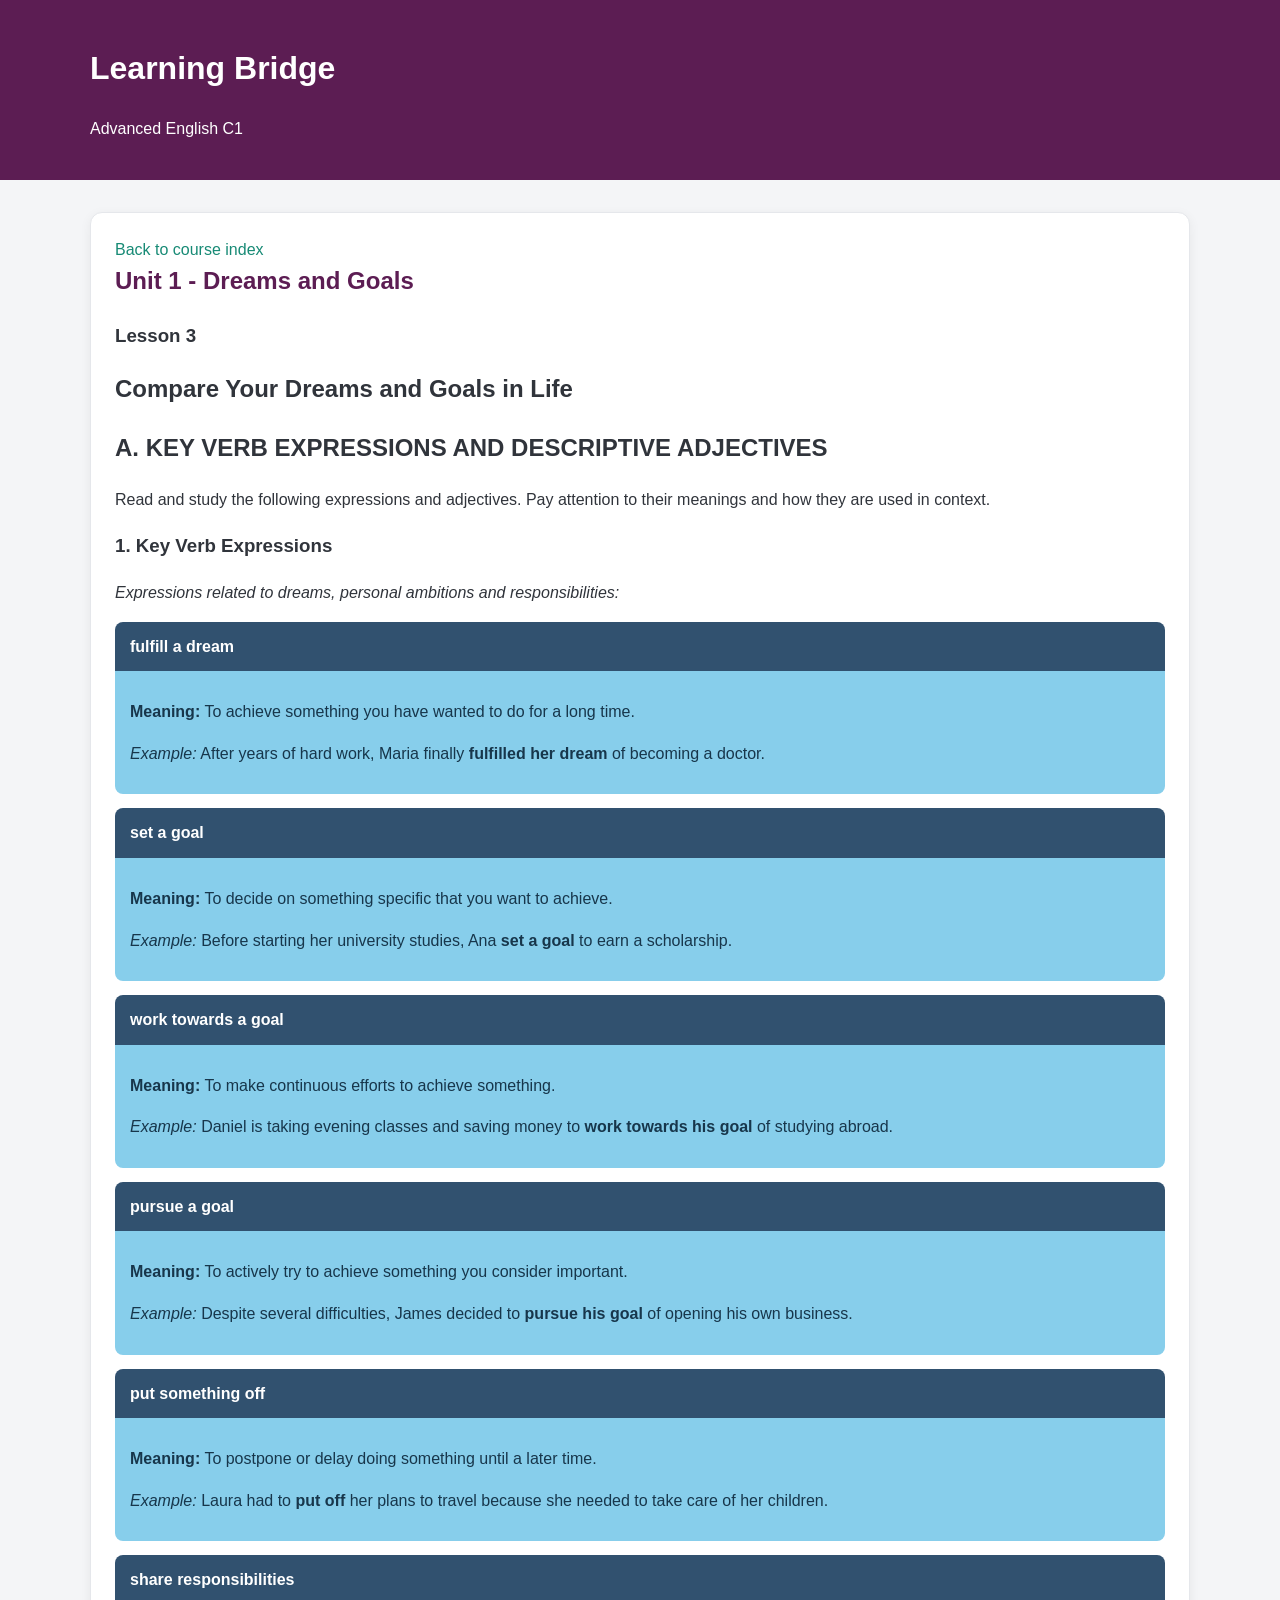
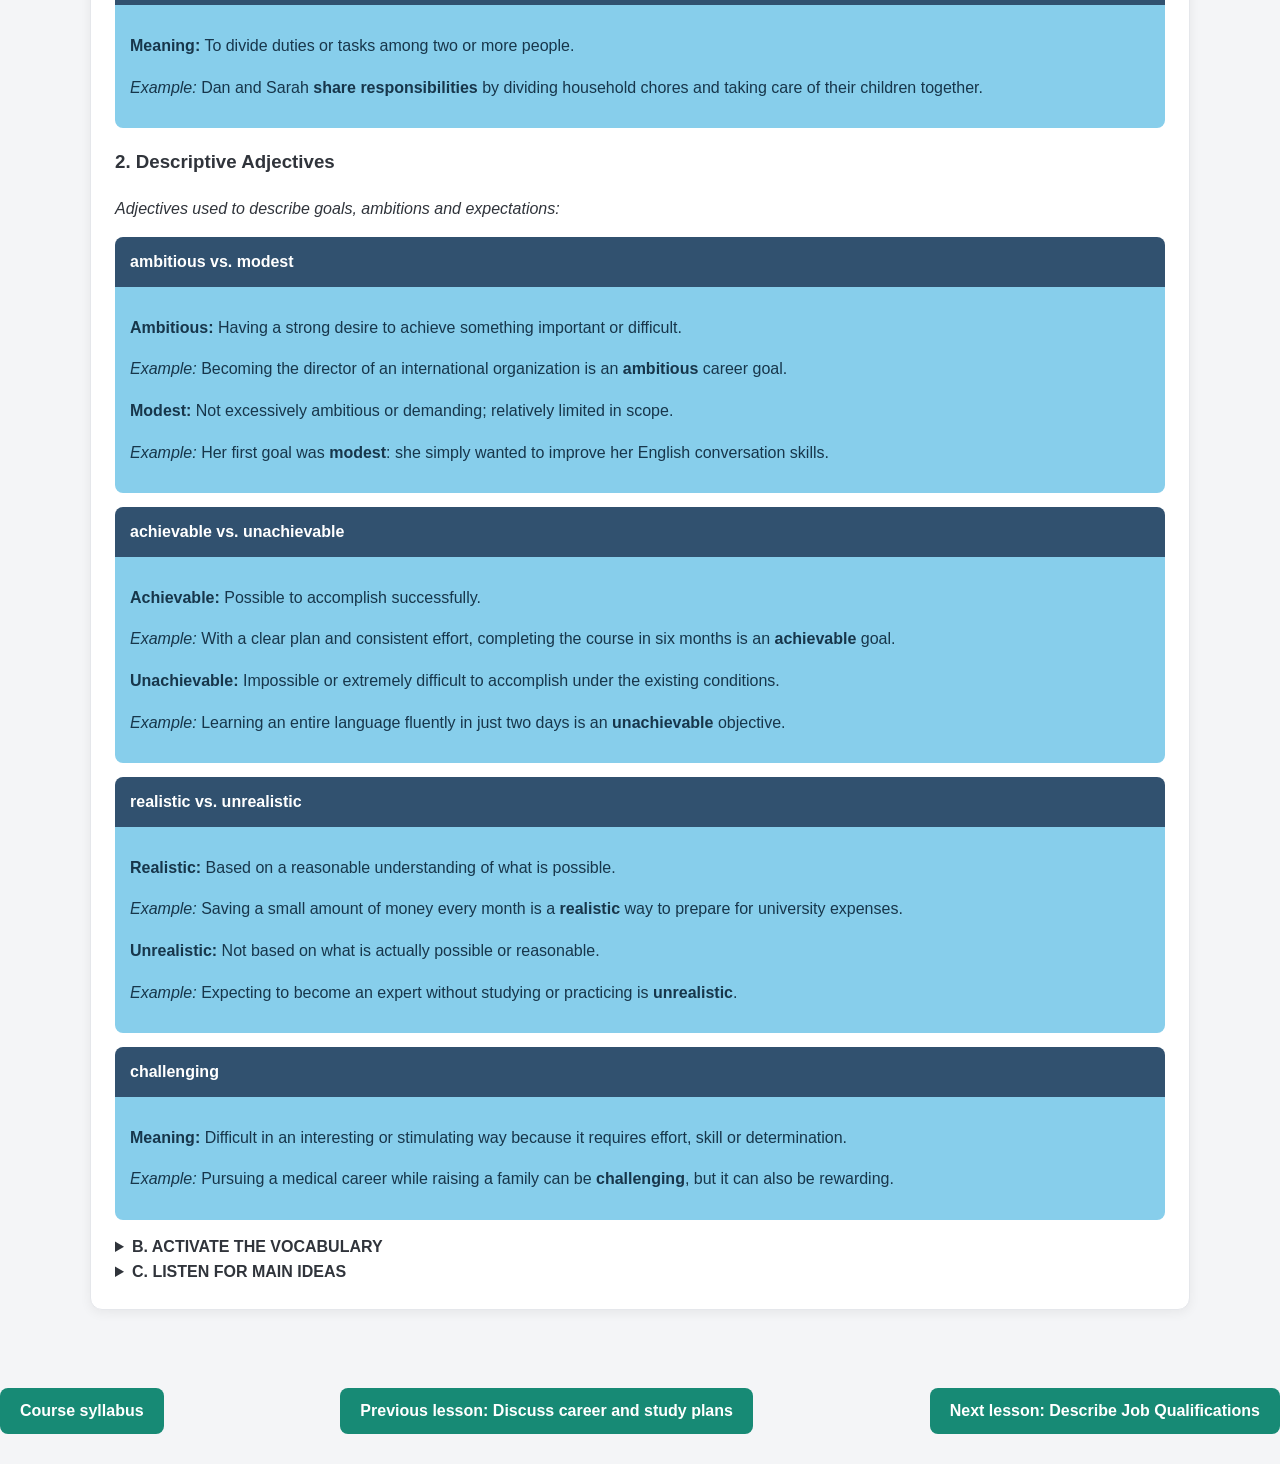
<file: unidades/unidad-01/leccion-03.html>
﻿<!DOCTYPE html>
<html lang="en">
<head>
    <meta charset="UTF-8">
    <meta name="viewport" content="width=device-width, initial-scale=1.0">
    <title>Lesson 3 - Compare Your Dreams and Goals in Life</title>
    <link rel="stylesheet" href="../../recursos/css/estilos.css">
</head>
<body>

    <header class="lb-header">
        <div class="lb-container">
            <h1>Learning Bridge</h1>
            <p>Advanced English C1</p>
        </div>
    </header>

    <main class="lb-container lb-main">
        <section class="lb-card">

            <a href="../../index.html">Back to course index</a>

            <h2 class="lb-title">Unit 1 - Dreams and Goals</h2>

            <h3>Lesson 3</h3>

            <h1>Compare Your Dreams and Goals in Life</h1>

            <section id="vocabulary-dreams-goals">

                <h2>A. KEY VERB EXPRESSIONS AND DESCRIPTIVE ADJECTIVES</h2>

                <p>
                    Read and study the following expressions and adjectives.
                    Pay attention to their meanings and how they are used in context.
                </p>

                <h3>1. Key Verb Expressions</h3>

                <p><em>Expressions related to dreams, personal ambitions and responsibilities:</em></p>

                <div style="margin-bottom: 14px;">
                    <div style="background-color: #31516f; color: white; padding: 12px 15px; border-radius: 8px 8px 0 0;">
                        <strong>fulfill a dream</strong>
                    </div>
                    <div style="background-color: #87CEEB; color: #17364B; padding: 12px 15px; border-radius: 0 0 8px 8px;">
                        <p><strong>Meaning:</strong> To achieve something you have wanted to do for a long time.</p>
                        <p><em>Example:</em> After years of hard work, Maria finally <strong>fulfilled her dream</strong> of becoming a doctor.</p>
                    </div>
                </div>

                <div style="margin-bottom: 14px;">
                    <div style="background-color: #31516f; color: white; padding: 12px 15px; border-radius: 8px 8px 0 0;">
                        <strong>set a goal</strong>
                    </div>
                    <div style="background-color: #87CEEB; color: #17364B; padding: 12px 15px; border-radius: 0 0 8px 8px;">
                        <p><strong>Meaning:</strong> To decide on something specific that you want to achieve.</p>
                        <p><em>Example:</em> Before starting her university studies, Ana <strong>set a goal</strong> to earn a scholarship.</p>
                    </div>
                </div>

                <div style="margin-bottom: 14px;">
                    <div style="background-color: #31516f; color: white; padding: 12px 15px; border-radius: 8px 8px 0 0;">
                        <strong>work towards a goal</strong>
                    </div>
                    <div style="background-color: #87CEEB; color: #17364B; padding: 12px 15px; border-radius: 0 0 8px 8px;">
                        <p><strong>Meaning:</strong> To make continuous efforts to achieve something.</p>
                        <p><em>Example:</em> Daniel is taking evening classes and saving money to <strong>work towards his goal</strong> of studying abroad.</p>
                    </div>
                </div>

                <div style="margin-bottom: 14px;">
                    <div style="background-color: #31516f; color: white; padding: 12px 15px; border-radius: 8px 8px 0 0;">
                        <strong>pursue a goal</strong>
                    </div>
                    <div style="background-color: #87CEEB; color: #17364B; padding: 12px 15px; border-radius: 0 0 8px 8px;">
                        <p><strong>Meaning:</strong> To actively try to achieve something you consider important.</p>
                        <p><em>Example:</em> Despite several difficulties, James decided to <strong>pursue his goal</strong> of opening his own business.</p>
                    </div>
                </div>

                <div style="margin-bottom: 14px;">
                    <div style="background-color: #31516f; color: white; padding: 12px 15px; border-radius: 8px 8px 0 0;">
                        <strong>put something off</strong>
                    </div>
                    <div style="background-color: #87CEEB; color: #17364B; padding: 12px 15px; border-radius: 0 0 8px 8px;">
                        <p><strong>Meaning:</strong> To postpone or delay doing something until a later time.</p>
                        <p><em>Example:</em> Laura had to <strong>put off</strong> her plans to travel because she needed to take care of her children.</p>
                    </div>
                </div>

                <div style="margin-bottom: 14px;">
                    <div style="background-color: #31516f; color: white; padding: 12px 15px; border-radius: 8px 8px 0 0;">
                        <strong>share responsibilities</strong>
                    </div>
                    <div style="background-color: #87CEEB; color: #17364B; padding: 12px 15px; border-radius: 0 0 8px 8px;">
                        <p><strong>Meaning:</strong> To divide duties or tasks among two or more people.</p>
                        <p><em>Example:</em> Dan and Sarah <strong>share responsibilities</strong> by dividing household chores and taking care of their children together.</p>
                    </div>
                </div>

                <h3>2. Descriptive Adjectives</h3>

                <p><em>Adjectives used to describe goals, ambitions and expectations:</em></p>

                <div style="margin-bottom: 14px;">
                    <div style="background-color: #31516f; color: white; padding: 12px 15px; border-radius: 8px 8px 0 0;">
                        <strong>ambitious vs. modest</strong>
                    </div>
                    <div style="background-color: #87CEEB; color: #17364B; padding: 12px 15px; border-radius: 0 0 8px 8px;">
                        <p><strong>Ambitious:</strong> Having a strong desire to achieve something important or difficult.</p>
                        <p><em>Example:</em> Becoming the director of an international organization is an <strong>ambitious</strong> career goal.</p>
                        <p><strong>Modest:</strong> Not excessively ambitious or demanding; relatively limited in scope.</p>
                        <p><em>Example:</em> Her first goal was <strong>modest</strong>: she simply wanted to improve her English conversation skills.</p>
                    </div>
                </div>

                <div style="margin-bottom: 14px;">
                    <div style="background-color: #31516f; color: white; padding: 12px 15px; border-radius: 8px 8px 0 0;">
                        <strong>achievable vs. unachievable</strong>
                    </div>
                    <div style="background-color: #87CEEB; color: #17364B; padding: 12px 15px; border-radius: 0 0 8px 8px;">
                        <p><strong>Achievable:</strong> Possible to accomplish successfully.</p>
                        <p><em>Example:</em> With a clear plan and consistent effort, completing the course in six months is an <strong>achievable</strong> goal.</p>
                        <p><strong>Unachievable:</strong> Impossible or extremely difficult to accomplish under the existing conditions.</p>
                        <p><em>Example:</em> Learning an entire language fluently in just two days is an <strong>unachievable</strong> objective.</p>
                    </div>
                </div>

                <div style="margin-bottom: 14px;">
                    <div style="background-color: #31516f; color: white; padding: 12px 15px; border-radius: 8px 8px 0 0;">
                        <strong>realistic vs. unrealistic</strong>
                    </div>
                    <div style="background-color: #87CEEB; color: #17364B; padding: 12px 15px; border-radius: 0 0 8px 8px;">
                        <p><strong>Realistic:</strong> Based on a reasonable understanding of what is possible.</p>
                        <p><em>Example:</em> Saving a small amount of money every month is a <strong>realistic</strong> way to prepare for university expenses.</p>
                        <p><strong>Unrealistic:</strong> Not based on what is actually possible or reasonable.</p>
                        <p><em>Example:</em> Expecting to become an expert without studying or practicing is <strong>unrealistic</strong>.</p>
                    </div>
                </div>

                <div style="margin-bottom: 14px;">
                    <div style="background-color: #31516f; color: white; padding: 12px 15px; border-radius: 8px 8px 0 0;">
                        <strong>challenging</strong>
                    </div>
                    <div style="background-color: #87CEEB; color: #17364B; padding: 12px 15px; border-radius: 0 0 8px 8px;">
                        <p><strong>Meaning:</strong> Difficult in an interesting or stimulating way because it requires effort, skill or determination.</p>
                        <p><em>Example:</em> Pursuing a medical career while raising a family can be <strong>challenging</strong>, but it can also be rewarding.</p>
                    </div>
                </div>

            </section>

                        <details id="actividad-b-vocabulario-03">
    <summary><strong>B. ACTIVATE THE VOCABULARY</strong></summary>

    <section class="lb-practice">



                <p class="lb-practice-instruction">
                    Complete each statement, using a word or phrase from the Vocabulary.
                    Type your answer in each field and click Evaluate.
                </p>
<div style="margin-bottom: 18px;">
    <p>1. One way a husband and wife can <input type="text" id="respuesta-01" aria-label="Answer 1" autocomplete="off" style="width: 230px; max-width: 95%; padding: 8px; margin: 4px; border: 1px solid #9aabb8; border-radius: 6px; font: inherit;"> is by each one doing half of the household chores.</p>
    <p id="respuesta-01-feedback" aria-live="polite"></p>
</div>
<div style="margin-bottom: 18px;">
    <p>2. Sometimes a goal requires too much work and it becomes <input type="text" id="respuesta-02" aria-label="Answer 2" autocomplete="off" style="width: 230px; max-width: 95%; padding: 8px; margin: 4px; border: 1px solid #9aabb8; border-radius: 6px; font: inherit;">.</p>
    <p id="respuesta-02-feedback" aria-live="polite"></p>
</div>
<div style="margin-bottom: 18px;">
    <p>3. When you finally achieve what you have wanted all your life, you have <input type="text" id="respuesta-03" aria-label="Answer 3" autocomplete="off" style="width: 230px; max-width: 95%; padding: 8px; margin: 4px; border: 1px solid #9aabb8; border-radius: 6px; font: inherit;">.</p>
    <p id="respuesta-03-feedback" aria-live="polite"></p>
</div>
<div style="margin-bottom: 18px;">
    <p>4. <input type="text" id="respuesta-04" aria-label="Answer 4" autocomplete="off" style="width: 230px; max-width: 95%; padding: 8px; margin: 4px; border: 1px solid #9aabb8; border-radius: 6px; font: inherit;"> is an adjective that means almost the same thing as "challenging."</p>
    <p id="respuesta-04-feedback" aria-live="polite"></p>
</div>
<div style="margin-bottom: 18px;">
    <p>5. Sometimes people <input type="text" id="respuesta-05" aria-label="Answer 5" autocomplete="off" style="width: 230px; max-width: 95%; padding: 8px; margin: 4px; border: 1px solid #9aabb8; border-radius: 6px; font: inherit;"> working towards their own goals for a while in order to help a spouse pursue his or her own goals for now.</p>
    <p id="respuesta-05-feedback" aria-live="polite"></p>
</div>
<div style="margin-bottom: 18px;">
    <p>6. The first step in achieving something is to <input type="text" id="respuesta-06" aria-label="Answer 6" autocomplete="off" style="width: 230px; max-width: 95%; padding: 8px; margin: 4px; border: 1px solid #9aabb8; border-radius: 6px; font: inherit;">.</p>
    <p id="respuesta-06-feedback" aria-live="polite"></p>
</div>
<div style="margin-bottom: 18px;">
    <p>7. People who want to achieve their long-term ambitions must <input type="text" id="respuesta-07" aria-label="Answer 7" autocomplete="off" style="width: 230px; max-width: 95%; padding: 8px; margin: 4px; border: 1px solid #9aabb8; border-radius: 6px; font: inherit;"> their goals every day.</p>
    <p id="respuesta-07-feedback" aria-live="polite"></p>
</div>
<div style="margin-bottom: 18px;">
    <p>8. Even when obstacles arise, she continues to <input type="text" id="respuesta-08" aria-label="Answer 8" autocomplete="off" style="width: 230px; max-width: 95%; padding: 8px; margin: 4px; border: 1px solid #9aabb8; border-radius: 6px; font: inherit;"> her goal of becoming a surgeon.</p>
    <p id="respuesta-08-feedback" aria-live="polite"></p>
</div>
<div style="margin-bottom: 18px;">
    <p>9. After years of effort, he finally managed to <input type="text" id="respuesta-09" aria-label="Answer 9" autocomplete="off" style="width: 230px; max-width: 95%; padding: 8px; margin: 4px; border: 1px solid #9aabb8; border-radius: 6px; font: inherit;">.</p>
    <p id="respuesta-09-feedback" aria-live="polite"></p>
</div>
<div style="margin-bottom: 18px;">
    <p>10. Opening a business while studying full time is an <input type="text" id="respuesta-10" aria-label="Answer 10" autocomplete="off" style="width: 230px; max-width: 95%; padding: 8px; margin: 4px; border: 1px solid #9aabb8; border-radius: 6px; font: inherit;"> goal.</p>
    <p id="respuesta-10-feedback" aria-live="polite"></p>
</div>
<div style="margin-bottom: 18px;">
    <p>11. He set a <input type="text" id="respuesta-11" aria-label="Answer 11" autocomplete="off" style="width: 230px; max-width: 95%; padding: 8px; margin: 4px; border: 1px solid #9aabb8; border-radius: 6px; font: inherit;"> goal of saving a little money every month.</p>
    <p id="respuesta-11-feedback" aria-live="polite"></p>
</div>
<div style="margin-bottom: 18px;">
    <p>12. With enough time and regular practice, passing the exam is an <input type="text" id="respuesta-12" aria-label="Answer 12" autocomplete="off" style="width: 230px; max-width: 95%; padding: 8px; margin: 4px; border: 1px solid #9aabb8; border-radius: 6px; font: inherit;"> goal.</p>
    <p id="respuesta-12-feedback" aria-live="polite"></p>
</div>
<div style="margin-bottom: 18px;">
    <p>13. Trying to learn a new language fluently in one day is <input type="text" id="respuesta-13" aria-label="Answer 13" autocomplete="off" style="width: 230px; max-width: 95%; padding: 8px; margin: 4px; border: 1px solid #9aabb8; border-radius: 6px; font: inherit;">.</p>
    <p id="respuesta-13-feedback" aria-live="polite"></p>
</div>
<div style="margin-bottom: 18px;">
    <p>14. Creating a study schedule that fits your daily routine is a <input type="text" id="respuesta-14" aria-label="Answer 14" autocomplete="off" style="width: 230px; max-width: 95%; padding: 8px; margin: 4px; border: 1px solid #9aabb8; border-radius: 6px; font: inherit;"> plan.</p>
    <p id="respuesta-14-feedback" aria-live="polite"></p>
</div>
<div style="margin-bottom: 18px;">
    <p>15. Expecting immediate success without effort is <input type="text" id="respuesta-15" aria-label="Answer 15" autocomplete="off" style="width: 230px; max-width: 95%; padding: 8px; margin: 4px; border: 1px solid #9aabb8; border-radius: 6px; font: inherit;">.</p>
    <p id="respuesta-15-feedback" aria-live="polite"></p>
</div>
<div style="margin-bottom: 18px;">
    <p>16. A couple can <input type="text" id="respuesta-16" aria-label="Answer 16" autocomplete="off" style="width: 230px; max-width: 95%; padding: 8px; margin: 4px; border: 1px solid #9aabb8; border-radius: 6px; font: inherit;"> by dividing childcare and household tasks equally.</p>
    <p id="respuesta-16-feedback" aria-live="polite"></p>
</div>
<div style="margin-bottom: 18px;">
    <p>17. She had to <input type="text" id="respuesta-17" aria-label="Answer 17" autocomplete="off" style="width: 230px; max-width: 95%; padding: 8px; margin: 4px; border: 1px solid #9aabb8; border-radius: 6px; font: inherit;"> her trip until she had saved enough money.</p>
    <p id="respuesta-17-feedback" aria-live="polite"></p>
</div>
<div style="margin-bottom: 18px;">
    <p>18. Before starting a major project, you should <input type="text" id="respuesta-18" aria-label="Answer 18" autocomplete="off" style="width: 230px; max-width: 95%; padding: 8px; margin: 4px; border: 1px solid #9aabb8; border-radius: 6px; font: inherit;"> that is clear and measurable.</p>
    <p id="respuesta-18-feedback" aria-live="polite"></p>
</div>
<div style="margin-bottom: 18px;">
    <p>19. Even small daily actions can help you <input type="text" id="respuesta-19" aria-label="Answer 19" autocomplete="off" style="width: 230px; max-width: 95%; padding: 8px; margin: 4px; border: 1px solid #9aabb8; border-radius: 6px; font: inherit;"> your long-term goal.</p>
    <p id="respuesta-19-feedback" aria-live="polite"></p>
</div>
<div style="margin-bottom: 18px;">
    <p>20. He hopes to <input type="text" id="respuesta-20" aria-label="Answer 20" autocomplete="off" style="width: 230px; max-width: 95%; padding: 8px; margin: 4px; border: 1px solid #9aabb8; border-radius: 6px; font: inherit;"> by becoming a doctor, just as he dreamed as a child.</p>
    <p id="respuesta-20-feedback" aria-live="polite"></p>
</div>
                <button type="button" id="evaluar-vocabulario-03" class="lb-evaluate-button">
                    Evaluate
                </button>

                <p id="resultado-vocabulario-03" class="lb-practice-feedback" aria-live="polite"></p>

            </section>
    </details>

            <script>
                document.getElementById("evaluar-vocabulario-03").addEventListener("click", function () {

                    const respuestasCorrectas = [
                        "share responsibilities",
                        "unachievable",
                        "fulfilled a dream",
                        "ambitious",
                        "put off",
                        "set a goal",
                        "work towards",
                        "pursue",
                        "fulfill a dream",
                        "ambitious",
                        "modest",
                        "achievable",
                        "unachievable",
                        "realistic",
                        "unrealistic",
                        "share responsibilities",
                        "put off",
                        "set a goal",
                        "work towards",
                        "fulfill a dream"
                    ];

                    function normalizar(texto) {
                        return texto
                            .trim()
                            .toLowerCase()
                            .replace(/[’‘]/g, "'")
                            .replace(/\s+/g, " ")
                            .replace(/[.!?]+$/, "");
                    }

                    let correctas = 0;

                    respuestasCorrectas.forEach(function (respuesta, indice) {

                        const numero = String(indice + 1).padStart(2, "0");
                        const campo = document.getElementById("respuesta-" + numero);
                        const retroalimentacion = document.getElementById("respuesta-" + numero + "-feedback");

                        const respuestaEstudiante = normalizar(campo.value);
                        const esCorrecta = respuestaEstudiante === respuesta;

                        if (esCorrecta) {
                            correctas++;
                            campo.style.border = "2px solid #178a75";
                            retroalimentacion.textContent = "Correct!";
                            retroalimentacion.style.color = "#178a75";
                        } else if (respuestaEstudiante === "") {
                            campo.style.border = "2px solid #d97706";
                            retroalimentacion.textContent = "Please type an answer.";
                            retroalimentacion.style.color = "#d97706";
                        } else {
                            campo.style.border = "2px solid #c0392b";
                            retroalimentacion.textContent = "Incorrect. Try again.";
                            retroalimentacion.style.color = "#c0392b";
                        }

                    });

                    document.getElementById("resultado-vocabulario-03").textContent =
                        "Your score: " + correctas + " / " + respuestasCorrectas.length;

                });
            </script>

        

        <details id="actividad-c-listening-03">
    <summary><strong>C. LISTEN FOR MAIN IDEAS</strong></summary>
<section id="listening-main-ideas-03" class="lb-practice">



            <p class="lb-practice-instruction">
                Listen to the podcast. Complete each statement by choosing
                the correct word or phrase.
            </p>
            <audio class="lb-audio-player" controls preload="metadata">
                <source src="../../recursos/audios/unidad-01/leccion-03/audio1.3.1.mp3" type="audio/mpeg">
                Your browser does not support the audio element.
            </audio>
<div style="margin-bottom: 22px; padding-bottom: 12px; border-bottom: 1px solid #d6e0e8;">

    <p>
        <strong>1.</strong> Dan stays home because he ________.
    </p>

    <div style="display: flex; flex-wrap: wrap; gap: 12px; margin: 8px 0;">

        <label style="display: inline-flex; align-items: center; gap: 6px; cursor: pointer;">
            <input type="radio" name="c03-p01" value="A">
            lost his job
        </label>

        <label style="display: inline-flex; align-items: center; gap: 6px; cursor: pointer;">
            <input type="radio" name="c03-p01" value="B">
            wants to stay home
        </label>

    </div>

    <p id="c03-p01-feedback" aria-live="polite"></p>

</div>
<div style="margin-bottom: 22px; padding-bottom: 12px; border-bottom: 1px solid #d6e0e8;">

    <p>
        <strong>2.</strong> Sarah is the primary ________ in the family.
    </p>

    <div style="display: flex; flex-wrap: wrap; gap: 12px; margin: 8px 0;">

        <label style="display: inline-flex; align-items: center; gap: 6px; cursor: pointer;">
            <input type="radio" name="c03-p02" value="A">
            breadwinner
        </label>

        <label style="display: inline-flex; align-items: center; gap: 6px; cursor: pointer;">
            <input type="radio" name="c03-p02" value="B">
            caregiver
        </label>

    </div>

    <p id="c03-p02-feedback" aria-live="polite"></p>

</div>
<div style="margin-bottom: 22px; padding-bottom: 12px; border-bottom: 1px solid #d6e0e8;">

    <p>
        <strong>3.</strong> Sarah's lifelong dream was to be ________.
    </p>

    <div style="display: flex; flex-wrap: wrap; gap: 12px; margin: 8px 0;">

        <label style="display: inline-flex; align-items: center; gap: 6px; cursor: pointer;">
            <input type="radio" name="c03-p03" value="A">
            a stay-at-home mom
        </label>

        <label style="display: inline-flex; align-items: center; gap: 6px; cursor: pointer;">
            <input type="radio" name="c03-p03" value="B">
            a surgeon
        </label>

    </div>

    <p id="c03-p03-feedback" aria-live="polite"></p>

</div>
<div style="margin-bottom: 22px; padding-bottom: 12px; border-bottom: 1px solid #d6e0e8;">

    <p>
        <strong>4.</strong> The number of ________ who choose to stay home to take care of the children is increasing.
    </p>

    <div style="display: flex; flex-wrap: wrap; gap: 12px; margin: 8px 0;">

        <label style="display: inline-flex; align-items: center; gap: 6px; cursor: pointer;">
            <input type="radio" name="c03-p04" value="A">
            mothers
        </label>

        <label style="display: inline-flex; align-items: center; gap: 6px; cursor: pointer;">
            <input type="radio" name="c03-p04" value="B">
            fathers
        </label>

    </div>

    <p id="c03-p04-feedback" aria-live="polite"></p>

</div>
<div style="margin-bottom: 22px; padding-bottom: 12px; border-bottom: 1px solid #d6e0e8;">

    <p>
        <strong>5.</strong> Dan and Sarah have decided to lead a ________ lifestyle.
    </p>

    <div style="display: flex; flex-wrap: wrap; gap: 12px; margin: 8px 0;">

        <label style="display: inline-flex; align-items: center; gap: 6px; cursor: pointer;">
            <input type="radio" name="c03-p05" value="A">
            traditional
        </label>

        <label style="display: inline-flex; align-items: center; gap: 6px; cursor: pointer;">
            <input type="radio" name="c03-p05" value="B">
            nontraditional
        </label>

    </div>

    <p id="c03-p05-feedback" aria-live="polite"></p>

</div>
<div style="margin-bottom: 22px; padding-bottom: 12px; border-bottom: 1px solid #d6e0e8;">

    <p>
        <strong>6.</strong> Imagine spending ________ training for a high-stakes medical career.
    </p>

    <div style="display: flex; flex-wrap: wrap; gap: 12px; margin: 8px 0;">

        <label style="display: inline-flex; align-items: center; gap: 6px; cursor: pointer;">
            <input type="radio" name="c03-p06" value="A">
            a decade
        </label>

        <label style="display: inline-flex; align-items: center; gap: 6px; cursor: pointer;">
            <input type="radio" name="c03-p06" value="B">
            a year
        </label>

    </div>

    <p id="c03-p06-feedback" aria-live="polite"></p>

</div>
<div style="margin-bottom: 22px; padding-bottom: 12px; border-bottom: 1px solid #d6e0e8;">

    <p>
        <strong>7.</strong> Today we're looking at a case study for you all about a couple named ________.
    </p>

    <div style="display: flex; flex-wrap: wrap; gap: 12px; margin: 8px 0;">

        <label style="display: inline-flex; align-items: center; gap: 6px; cursor: pointer;">
            <input type="radio" name="c03-p07" value="A">
            Mark and Lisa
        </label>

        <label style="display: inline-flex; align-items: center; gap: 6px; cursor: pointer;">
            <input type="radio" name="c03-p07" value="B">
            Dan and Sarah
        </label>

    </div>

    <p id="c03-p07-feedback" aria-live="polite"></p>

</div>
<div style="margin-bottom: 22px; padding-bottom: 12px; border-bottom: 1px solid #d6e0e8;">

    <p>
        <strong>8.</strong> We're looking at how couples construct a ________ inside their homes to balance those intense personal ambitions with household duties.
    </p>

    <div style="display: flex; flex-wrap: wrap; gap: 12px; margin: 8px 0;">

        <label style="display: inline-flex; align-items: center; gap: 6px; cursor: pointer;">
            <input type="radio" name="c03-p08" value="A">
            customized microeconomy
        </label>

        <label style="display: inline-flex; align-items: center; gap: 6px; cursor: pointer;">
            <input type="radio" name="c03-p08" value="B">
            standard household budget
        </label>

    </div>

    <p id="c03-p08-feedback" aria-live="polite"></p>

</div>
<div style="margin-bottom: 22px; padding-bottom: 12px; border-bottom: 1px solid #d6e0e8;">

    <p>
        <strong>9.</strong> Sarah's lifelong dream was to be ________.
    </p>

    <div style="display: flex; flex-wrap: wrap; gap: 12px; margin: 8px 0;">

        <label style="display: inline-flex; align-items: center; gap: 6px; cursor: pointer;">
            <input type="radio" name="c03-p09" value="A">
            a surgeon
        </label>

        <label style="display: inline-flex; align-items: center; gap: 6px; cursor: pointer;">
            <input type="radio" name="c03-p09" value="B">
            a stay-at-home mom
        </label>

    </div>

    <p id="c03-p09-feedback" aria-live="polite"></p>

</div>
<div style="margin-bottom: 22px; padding-bottom: 12px; border-bottom: 1px solid #d6e0e8;">

    <p>
        <strong>10.</strong> You can't just do a standard ________ split of chores when you work 80 hours a week in residency.
    </p>

    <div style="display: flex; flex-wrap: wrap; gap: 12px; margin: 8px 0;">

        <label style="display: inline-flex; align-items: center; gap: 6px; cursor: pointer;">
            <input type="radio" name="c03-p10" value="A">
            50/50
        </label>

        <label style="display: inline-flex; align-items: center; gap: 6px; cursor: pointer;">
            <input type="radio" name="c03-p10" value="B">
            70/30
        </label>

    </div>

    <p id="c03-p10-feedback" aria-live="polite"></p>

</div>
<div style="margin-bottom: 22px; padding-bottom: 12px; border-bottom: 1px solid #d6e0e8;">

    <p>
        <strong>11.</strong> Sarah is the primary ________ in the family.
    </p>

    <div style="display: flex; flex-wrap: wrap; gap: 12px; margin: 8px 0;">

        <label style="display: inline-flex; align-items: center; gap: 6px; cursor: pointer;">
            <input type="radio" name="c03-p11" value="A">
            caregiver
        </label>

        <label style="display: inline-flex; align-items: center; gap: 6px; cursor: pointer;">
            <input type="radio" name="c03-p11" value="B">
            breadwinner
        </label>

    </div>

    <p id="c03-p11-feedback" aria-live="polite"></p>

</div>
<div style="margin-bottom: 22px; padding-bottom: 12px; border-bottom: 1px solid #d6e0e8;">

    <p>
        <strong>12.</strong> Dan stays home because he ________.
    </p>

    <div style="display: flex; flex-wrap: wrap; gap: 12px; margin: 8px 0;">

        <label style="display: inline-flex; align-items: center; gap: 6px; cursor: pointer;">
            <input type="radio" name="c03-p12" value="A">
            wants to stay home
        </label>

        <label style="display: inline-flex; align-items: center; gap: 6px; cursor: pointer;">
            <input type="radio" name="c03-p12" value="B">
            lost his job
        </label>

    </div>

    <p id="c03-p12-feedback" aria-live="polite"></p>

</div>
<div style="margin-bottom: 22px; padding-bottom: 12px; border-bottom: 1px solid #d6e0e8;">

    <p>
        <strong>13.</strong> The number of ________ who choose to stay home to take care of the children is increasing.
    </p>

    <div style="display: flex; flex-wrap: wrap; gap: 12px; margin: 8px 0;">

        <label style="display: inline-flex; align-items: center; gap: 6px; cursor: pointer;">
            <input type="radio" name="c03-p13" value="A">
            fathers
        </label>

        <label style="display: inline-flex; align-items: center; gap: 6px; cursor: pointer;">
            <input type="radio" name="c03-p13" value="B">
            mothers
        </label>

    </div>

    <p id="c03-p13-feedback" aria-live="polite"></p>

</div>
<div style="margin-bottom: 22px; padding-bottom: 12px; border-bottom: 1px solid #d6e0e8;">

    <p>
        <strong>14.</strong> They've essentially decoupled ________ from utility.
    </p>

    <div style="display: flex; flex-wrap: wrap; gap: 12px; margin: 8px 0;">

        <label style="display: inline-flex; align-items: center; gap: 6px; cursor: pointer;">
            <input type="radio" name="c03-p14" value="A">
            gender
        </label>

        <label style="display: inline-flex; align-items: center; gap: 6px; cursor: pointer;">
            <input type="radio" name="c03-p14" value="B">
            income
        </label>

    </div>

    <p id="c03-p14-feedback" aria-live="polite"></p>

</div>
<div style="margin-bottom: 22px; padding-bottom: 12px; border-bottom: 1px solid #d6e0e8;">

    <p>
        <strong>15.</strong> Dan gets seriously frustrated by the ________ out there.
    </p>

    <div style="display: flex; flex-wrap: wrap; gap: 12px; margin: 8px 0;">

        <label style="display: inline-flex; align-items: center; gap: 6px; cursor: pointer;">
            <input type="radio" name="c03-p15" value="A">
            shared responsibilities
        </label>

        <label style="display: inline-flex; align-items: center; gap: 6px; cursor: pointer;">
            <input type="radio" name="c03-p15" value="B">
            double standards
        </label>

    </div>

    <p id="c03-p15-feedback" aria-live="polite"></p>

</div>
<div style="margin-bottom: 22px; padding-bottom: 12px; border-bottom: 1px solid #d6e0e8;">

    <p>
        <strong>16.</strong> He finds those comments inherently sexist because they imply he's just playing a role normally reserved for a ________ rather than just acting as the operational director of his own family.
    </p>

    <div style="display: flex; flex-wrap: wrap; gap: 12px; margin: 8px 0;">

        <label style="display: inline-flex; align-items: center; gap: 6px; cursor: pointer;">
            <input type="radio" name="c03-p16" value="A">
            woman
        </label>

        <label style="display: inline-flex; align-items: center; gap: 6px; cursor: pointer;">
            <input type="radio" name="c03-p16" value="B">
            man
        </label>

    </div>

    <p id="c03-p16-feedback" aria-live="polite"></p>

</div>
<div style="margin-bottom: 22px; padding-bottom: 12px; border-bottom: 1px solid #d6e0e8;">

    <p>
        <strong>17.</strong> Dan and Sarah have decided to lead a ________ lifestyle.
    </p>

    <div style="display: flex; flex-wrap: wrap; gap: 12px; margin: 8px 0;">

        <label style="display: inline-flex; align-items: center; gap: 6px; cursor: pointer;">
            <input type="radio" name="c03-p17" value="A">
            traditional
        </label>

        <label style="display: inline-flex; align-items: center; gap: 6px; cursor: pointer;">
            <input type="radio" name="c03-p17" value="B">
            non-traditional
        </label>

    </div>

    <p id="c03-p17-feedback" aria-live="polite"></p>

</div>
<div style="margin-bottom: 22px; padding-bottom: 12px; border-bottom: 1px solid #d6e0e8;">

    <p>
        <strong>18.</strong> Breaking those norms requires building a ________ microeconomy inside your own home to withstand the pressure from the outside world.
    </p>

    <div style="display: flex; flex-wrap: wrap; gap: 12px; margin: 8px 0;">

        <label style="display: inline-flex; align-items: center; gap: 6px; cursor: pointer;">
            <input type="radio" name="c03-p18" value="A">
            highly resilient
        </label>

        <label style="display: inline-flex; align-items: center; gap: 6px; cursor: pointer;">
            <input type="radio" name="c03-p18" value="B">
            fragile
        </label>

    </div>

    <p id="c03-p18-feedback" aria-live="polite"></p>

</div>
<div style="margin-bottom: 22px; padding-bottom: 12px; border-bottom: 1px solid #d6e0e8;">

    <p>
        <strong>19.</strong> Modern couples can make highly personal choices to equitably share family responsibilities, but it takes ________.
    </p>

    <div style="display: flex; flex-wrap: wrap; gap: 12px; margin: 8px 0;">

        <label style="display: inline-flex; align-items: center; gap: 6px; cursor: pointer;">
            <input type="radio" name="c03-p19" value="A">
            occasional agreement
        </label>

        <label style="display: inline-flex; align-items: center; gap: 6px; cursor: pointer;">
            <input type="radio" name="c03-p19" value="B">
            relentless communication
        </label>

    </div>

    <p id="c03-p19-feedback" aria-live="polite"></p>

</div>
<div style="margin-bottom: 22px; padding-bottom: 12px; border-bottom: 1px solid #d6e0e8;">

    <p>
        <strong>20.</strong> It definitely makes you rethink the ________ of ambition.
    </p>

    <div style="display: flex; flex-wrap: wrap; gap: 12px; margin: 8px 0;">

        <label style="display: inline-flex; align-items: center; gap: 6px; cursor: pointer;">
            <input type="radio" name="c03-p20" value="A">
            hidden costs
        </label>

        <label style="display: inline-flex; align-items: center; gap: 6px; cursor: pointer;">
            <input type="radio" name="c03-p20" value="B">
            visible benefits
        </label>

    </div>

    <p id="c03-p20-feedback" aria-live="polite"></p>

</div>
            <button type="button"
                    id="evaluar-listening-main-ideas-03"
                    class="lb-evaluate-button">
                Evaluate
            </button>

            <p id="resultado-listening-main-ideas-03"
               class="lb-practice-feedback"
               aria-live="polite"></p>

        </section>

        <script>
            (function () {

                const respuestasCorrectas = [
                    { correcta: "B", texto: "wants to stay home" },
                    { correcta: "A", texto: "breadwinner" },
                    { correcta: "B", texto: "a surgeon" },
                    { correcta: "B", texto: "fathers" },
                    { correcta: "B", texto: "nontraditional" },
                    { correcta: "A", texto: "a decade" },
                    { correcta: "B", texto: "Dan and Sarah" },
                    { correcta: "A", texto: "customized microeconomy" },
                    { correcta: "A", texto: "a surgeon" },
                    { correcta: "A", texto: "50/50" },
                    { correcta: "B", texto: "breadwinner" },
                    { correcta: "A", texto: "wants to stay home" },
                    { correcta: "A", texto: "fathers" },
                    { correcta: "A", texto: "gender" },
                    { correcta: "B", texto: "double standards" },
                    { correcta: "A", texto: "woman" },
                    { correcta: "B", texto: "non-traditional" },
                    { correcta: "A", texto: "highly resilient" },
                    { correcta: "B", texto: "relentless communication" },
                    { correcta: "A", texto: "hidden costs" }
                ];

                document.getElementById("evaluar-listening-main-ideas-03")
                    .addEventListener("click", function () {

                        let correctas = 0;

                        respuestasCorrectas.forEach(function (respuesta, indice) {

                            const numero = String(indice + 1).padStart(2, "0");
                            const nombre = "c03-p" + numero;

                            const seleccionada = document.querySelector(
                                'input[name="' + nombre + '"]:checked'
                            );

                            const retroalimentacion = document.getElementById(
                                nombre + "-feedback"
                            );

                            if (!seleccionada) {

                                retroalimentacion.textContent = "Please select an answer.";
                                retroalimentacion.style.color = "#d97706";

                            } else if (seleccionada.value === respuesta.correcta) {

                                correctas++;

                                retroalimentacion.textContent = "Correct!";
                                retroalimentacion.style.color = "#178a75";

                            } else {

                                retroalimentacion.textContent =
                                    "Incorrect. Correct answer: " + respuesta.texto;

                                retroalimentacion.style.color = "#c0392b";

                            }

                        });

                        document.getElementById("resultado-listening-main-ideas-03")
                            .textContent =
                            "Your score: " + correctas + " / " +
                            respuestasCorrectas.length;

                    });

            })();
        </script>
</details>
</section>
    </main>

    <nav aria-label="Lesson navigation"
         style="margin: 30px 0; display: flex; justify-content: space-between; align-items: center; flex-wrap: wrap; gap: 12px;">

        <a class="lb-button" href="../../index.html">
            Course syllabus
        </a>

        <a class="lb-button" href="leccion-02.html">
            Previous lesson: Discuss career and study plans
        </a>

        <a class="lb-button" href="leccion-04.html">
            Next lesson: Describe Job Qualifications
        </a>

    </nav>

</body>
</html>
</file>
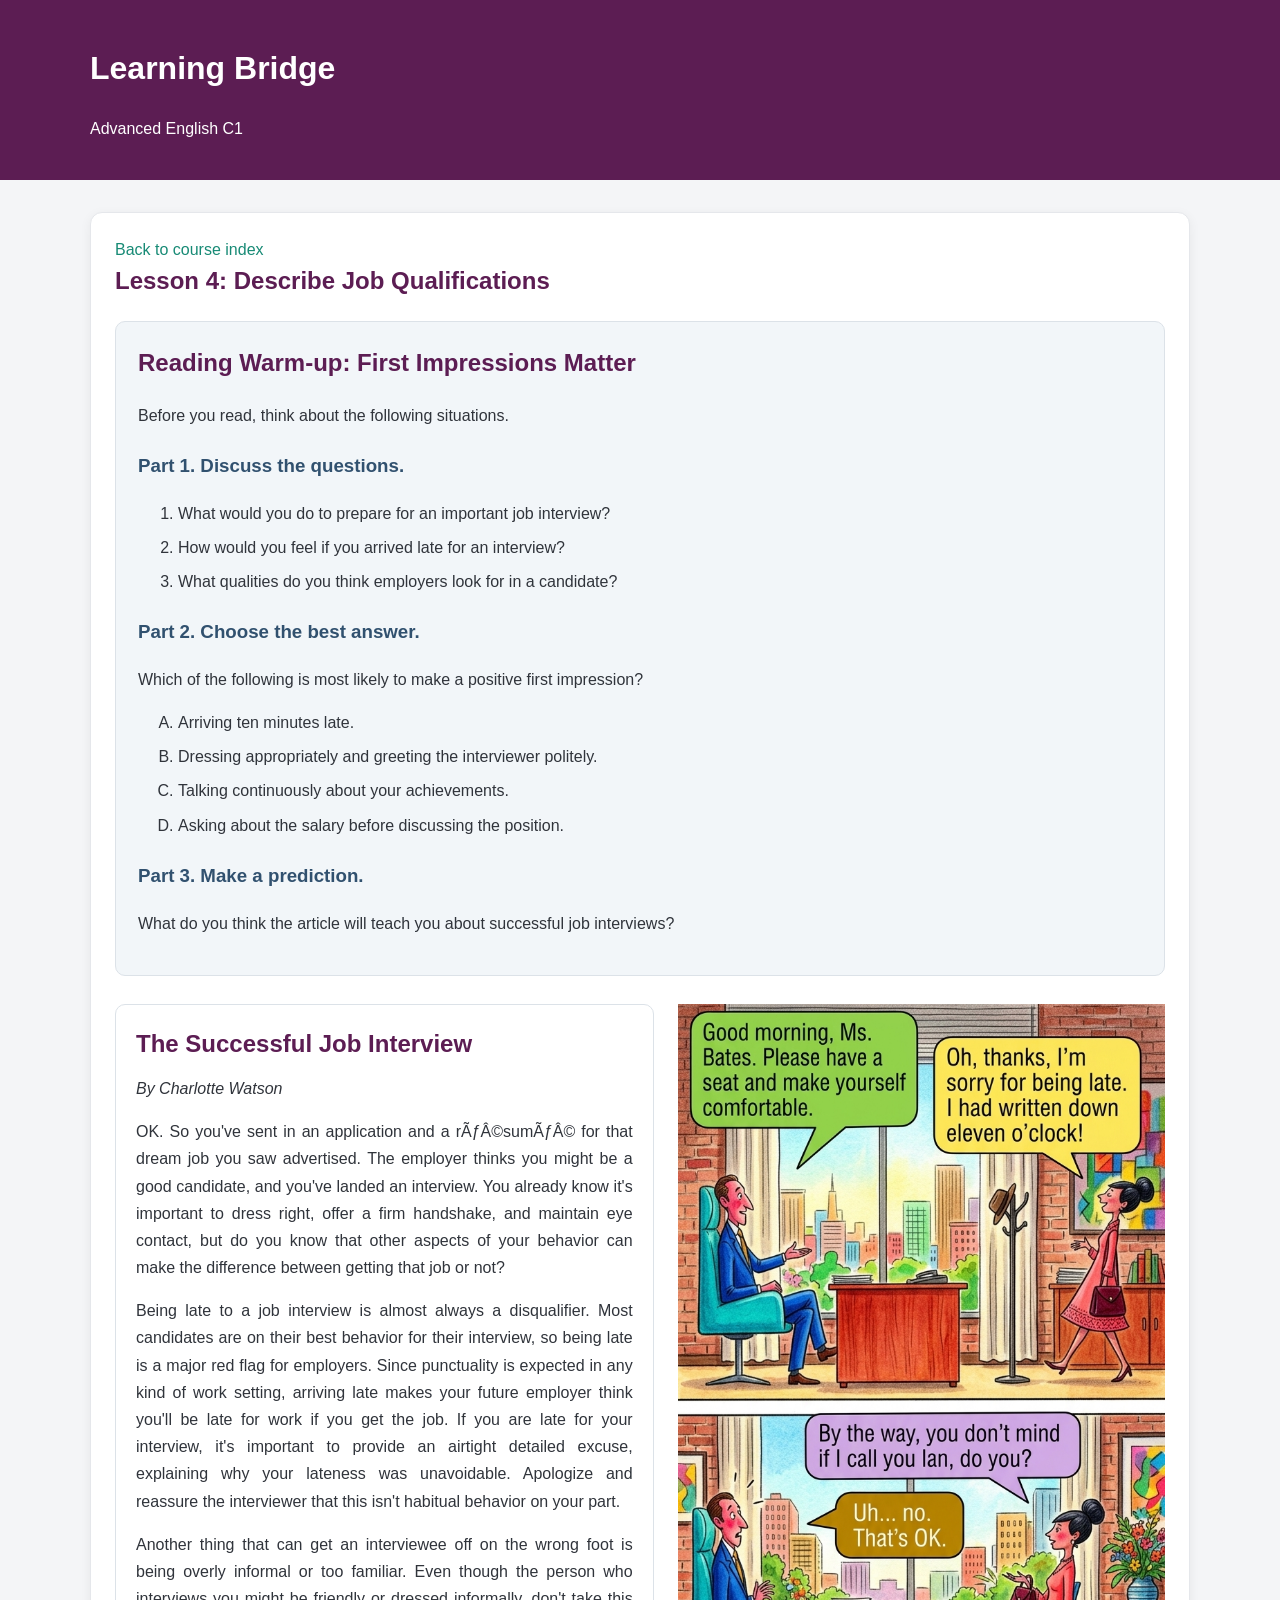
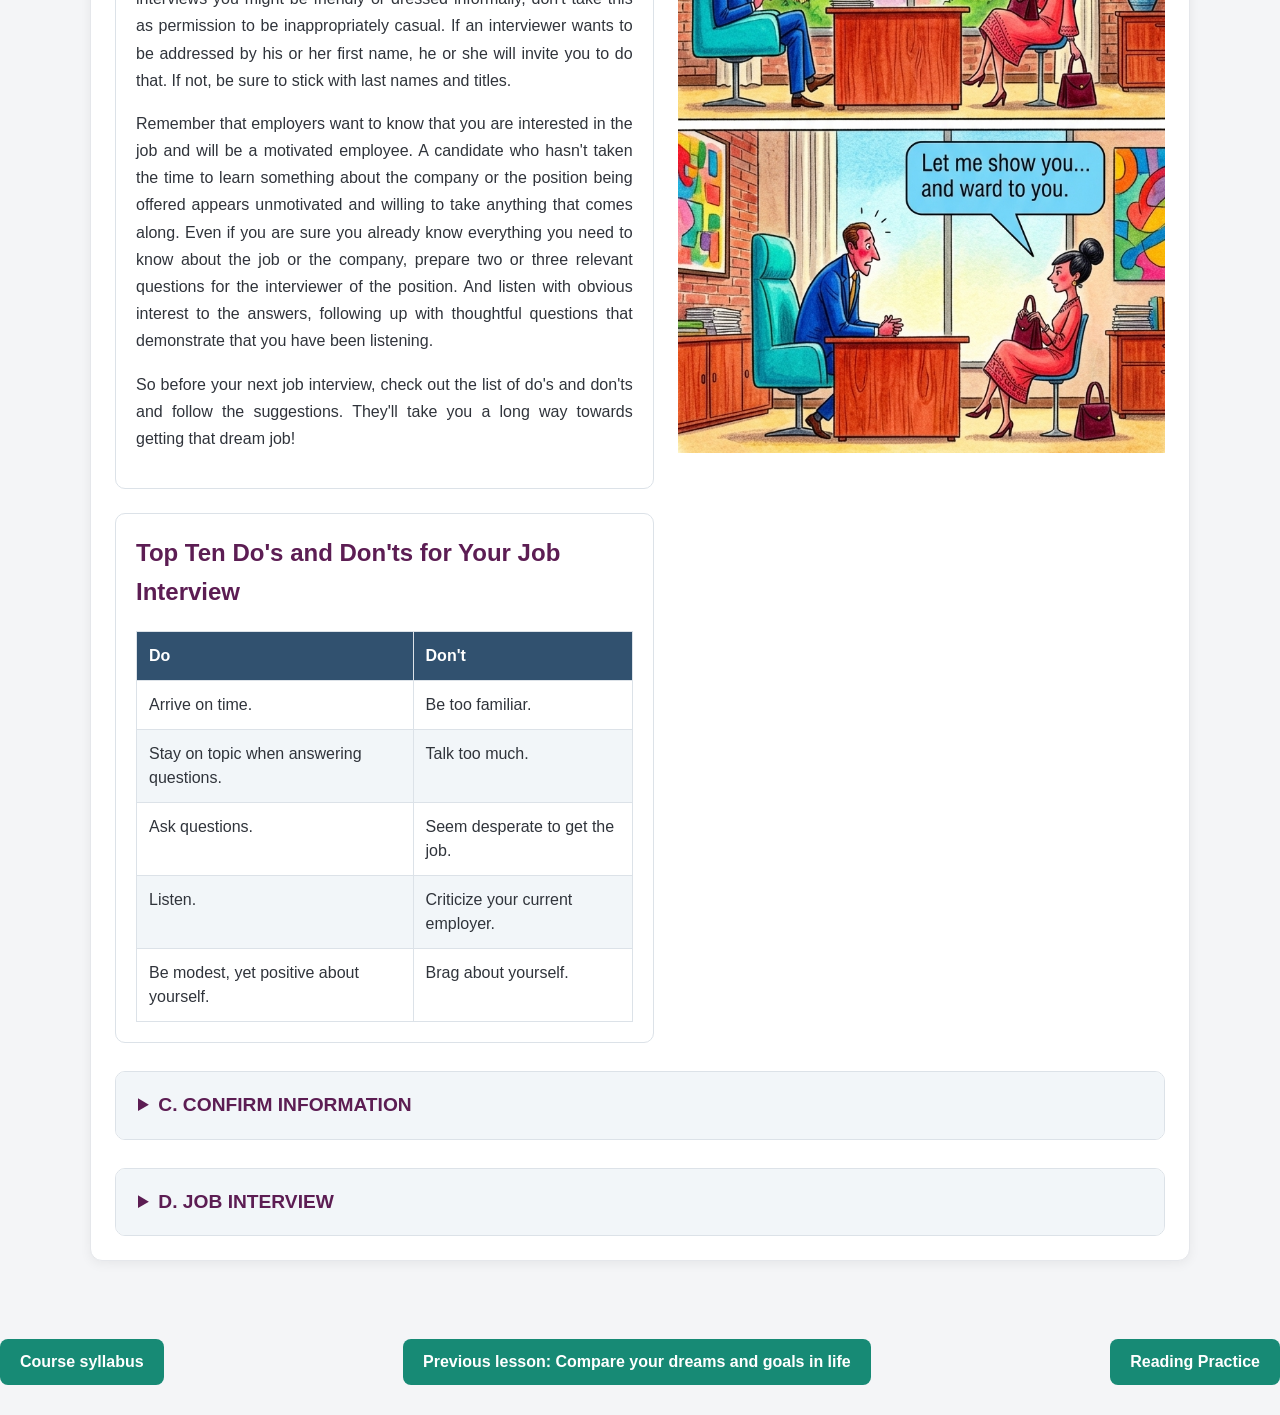
<file: unidades/unidad-01/leccion-04.html>
﻿<!DOCTYPE html>
<html lang="en">
<head>
    <meta charset="UTF-8">
    <meta name="viewport" content="width=device-width, initial-scale=1.0">
    <title>Lesson 4 - The Successful Job Interview</title>
    <link rel="stylesheet" href="../../recursos/css/estilos.css">

    <style>
        .lesson04-layout {
            display: grid;
            grid-template-columns: 1.05fr 0.95fr;
            gap: 24px;
            align-items: stretch;
        }

        .lesson04-text-column {
            display: flex;
            flex-direction: column;
            gap: 24px;
            min-width: 0;
        }

        .lesson04-article,
        .lesson04-tips {
            padding: 20px;
            border: 1px solid #dce2e8;
            border-radius: 10px;
            background-color: #ffffff;
        }

        .lesson04-article h2,
        .lesson04-tips h2 {
            color: var(--lb-purple);
            margin-top: 0;
        }

        .lesson04-author {
            margin-top: -8px;
            margin-bottom: 20px;
            font-style: italic;
        }

        .lesson04-article p {
            text-align: justify;
            line-height: 1.7;
            margin-bottom: 16px;
        }

        .lesson04-tips table {
            width: 100%;
            border-collapse: collapse;
        }

        .lesson04-tips th,
        .lesson04-tips td {
            border: 1px solid #dce2e8;
            padding: 12px;
            text-align: left;
            vertical-align: top;
            line-height: 1.5;
        }

        .lesson04-tips th {
            background-color: #31516f;
            color: #ffffff;
        }

        .lesson04-tips tbody tr:nth-child(even) {
            background-color: #f2f6f9;
        }

        .lesson04-image-column {
            display: flex;
            align-items: stretch;
            justify-content: center;
            min-width: 0;
        }

        .lesson04-image-column img {
            display: block;
            width: 100%;
            height: 100%;
            object-fit: contain;
            object-position: center top;
        }

        @media (max-width: 850px) {
            .lesson04-layout {
                grid-template-columns: 1fr;
            }

            .lesson04-image-column img {
                width: min(100%, 520px);
                height: auto;
            }

            .lesson04-image-column {
                align-items: flex-start;
            }
        }

        @media (max-width: 600px) {
            .lesson04-article,
            .lesson04-tips {
                padding: 15px;
            }

            .lesson04-tips th,
            .lesson04-tips td {
                padding: 9px;
                font-size: 14px;
            }
        }
        .lesson04-warmup {
            margin-bottom: 28px;
            padding: 22px;
            border: 1px solid #dce2e8;
            border-radius: 10px;
            background-color: #f2f6f9;
        }

        .lesson04-warmup h2 {
            color: var(--lb-purple);
            margin-top: 0;
        }

        .lesson04-warmup h3 {
            color: #31516f;
            margin-top: 22px;
        }

        .lesson04-warmup p,
        .lesson04-warmup li {
            line-height: 1.7;
        }

        .lesson04-warmup li {
            margin-bottom: 7px;
        }
    
        /* D. JOB INTERVIEW */

        .lesson04-interview {
            margin-top: 28px;
            border: 1px solid #dce2e8;
            border-radius: 10px;
            background-color: #ffffff;
            overflow: hidden;
        }

        .lesson04-interview > summary {
            padding: 18px 22px;
            background-color: #f2f6f9;
            color: var(--lb-purple);
            font-size: 1.2rem;
            font-weight: 700;
            cursor: pointer;
        }

        .lesson04-interview > summary::marker {
            color: var(--lb-purple);
        }
        .lesson04-confirm {
            margin-top: 28px;
            border: 1px solid #dce2e8;
            border-radius: 10px;
            background-color: #ffffff;
            overflow: hidden;
        }

        .lesson04-confirm > summary {
            padding: 18px 22px;
            background-color: #f2f6f9;
            color: var(--lb-purple);
            font-size: 1.2rem;
            font-weight: 700;
            cursor: pointer;
        }

        .lesson04-confirm > summary::marker {
            color: var(--lb-purple);
        }

        .lesson04-interview-content {
            padding: 22px;
        }

        .lesson04-interview-instructions {
            line-height: 1.7;
            margin-bottom: 24px;
        }

        .lesson04-interview-question {
            margin-bottom: 18px;
            color: var(--lb-purple);
        }

        .lesson04-interview textarea {
            display: block;
            width: 100%;
            min-height: 190px;
            padding: 14px;
            border: 1px solid #cbd5df;
            border-radius: 8px;
            font: inherit;
            line-height: 1.6;
            resize: vertical;
            box-sizing: border-box;
        }

        .lesson04-interview textarea:focus {
            outline: 2px solid #31516f;
            outline-offset: 2px;
        }

        .lesson04-word-counter {
            margin-top: 10px;
            font-weight: 700;
            color: #c0392b;
        }

        .lesson04-word-counter.is-complete {
            color: #178a75;
        }

        .lesson04-interview-progress {
            margin-bottom: 18px;
            color: #5b6570;
            font-size: 0.95rem;
        }

        .lesson04-interview-navigation {
            display: flex;
            flex-wrap: wrap;
            gap: 12px;
            margin-top: 22px;
        }

        .lesson04-interview-navigation button {
            padding: 11px 20px;
            border: none;
            border-radius: 7px;
            background-color: #31516f;
            color: #ffffff;
            font: inherit;
            font-weight: 600;
            cursor: pointer;
        }

        .lesson04-interview-navigation button:hover {
            filter: brightness(1.12);
        }

        .lesson04-interview-navigation button:focus-visible {
            outline: 3px solid #178a75;
            outline-offset: 3px;
        }

        @media (max-width: 600px) {
            .lesson04-interview-content {
                padding: 15px;
            }

            .lesson04-interview > summary {
                padding: 15px;
            }

            .lesson04-confirm > summary {
                padding: 15px;
            }

            .lesson04-interview textarea {
                min-height: 170px;
            }
        }
</style>
</head>

<body>

    <header class="lb-header">
        <div class="lb-container">
            <h1>Learning Bridge</h1>
            <p>Advanced English C1</p>
        </div>
    </header>

    <main class="lb-container lb-main">
        <section class="lb-card">

            <a href="../../index.html">Back to course index</a>

            <h2 class="lb-title">Lesson 4: Describe Job Qualifications</h2>

            <section class="lesson04-warmup">

                <h2>Reading Warm-up: First Impressions Matter</h2>

                <p>Before you read, think about the following situations.</p>

                <h3>Part 1. Discuss the questions.</h3>

                <ol>
                    <li>What would you do to prepare for an important job interview?</li>
                    <li>How would you feel if you arrived late for an interview?</li>
                    <li>What qualities do you think employers look for in a candidate?</li>
                </ol>

                <h3>Part 2. Choose the best answer.</h3>

                <p>Which of the following is most likely to make a positive first impression?</p>

                <ol type="A">
                    <li>Arriving ten minutes late.</li>
                    <li>Dressing appropriately and greeting the interviewer politely.</li>
                    <li>Talking continuously about your achievements.</li>
                    <li>Asking about the salary before discussing the position.</li>
                </ol>

                <h3>Part 3. Make a prediction.</h3>

                <p>What do you think the article will teach you about successful job interviews?</p>

            </section>

            <div class="lesson04-layout">

                <div class="lesson04-text-column">

                    <article class="lesson04-article">

                        <h2>The Successful Job Interview</h2>

                        <p class="lesson04-author">By Charlotte Watson</p>

                        <p>
                            OK. So you've sent in an application and a rÃƒÂ©sumÃƒÂ© for that dream job you saw advertised. The employer thinks you might be a good candidate, and you've landed an interview. You already know it's important to dress right, offer a firm handshake, and maintain eye contact, but do you know that other aspects of your behavior can make the difference between getting that job or not?
                        </p>

                        <p>
                            Being late to a job interview is almost always a disqualifier. Most candidates are on their best behavior for their interview, so being late is a major red flag for employers. Since punctuality is expected in any kind of work setting, arriving late makes your future employer think you'll be late for work if you get the job. If you are late for your interview, it's important to provide an airtight detailed excuse, explaining why your lateness was unavoidable. Apologize and reassure the interviewer that this isn't habitual behavior on your part.
                        </p>

                        <p>
                            Another thing that can get an interviewee off on the wrong foot is being overly informal or too familiar. Even though the person who interviews you might be friendly or dressed informally, don't take this as permission to be inappropriately casual. If an interviewer wants to be addressed by his or her first name, he or she will invite you to do that. If not, be sure to stick with last names and titles.
                        </p>

                        <p>
                            Remember that employers want to know that you are interested in the job and will be a motivated employee. A candidate who hasn't taken the time to learn something about the company or the position being offered appears unmotivated and willing to take anything that comes along. Even if you are sure you already know everything you need to know about the job or the company, prepare two or three relevant questions for the interviewer of the position. And listen with obvious interest to the answers, following up with thoughtful questions that demonstrate that you have been listening.
                        </p>

                        <p>
                            So before your next job interview, check out the list of do's and don'ts and follow the suggestions. They'll take you a long way towards getting that dream job!
                        </p>

                    </article>

                    <section class="lesson04-tips">

                        <h2>Top Ten Do's and Don'ts for Your Job Interview</h2>

                        <table>
                            <thead>
                                <tr>
                                    <th>Do</th>
                                    <th>Don't</th>
                                </tr>
                            </thead>

                            <tbody>
                                <tr>
                                    <td>Arrive on time.</td>
                                    <td>Be too familiar.</td>
                                </tr>

                                <tr>
                                    <td>Stay on topic when answering questions.</td>
                                    <td>Talk too much.</td>
                                </tr>

                                <tr>
                                    <td>Ask questions.</td>
                                    <td>Seem desperate to get the job.</td>
                                </tr>

                                <tr>
                                    <td>Listen.</td>
                                    <td>Criticize your current employer.</td>
                                </tr>

                                <tr>
                                    <td>Be modest, yet positive about yourself.</td>
                                    <td>Brag about yourself.</td>
                                </tr>
                            </tbody>
                        </table>

                    </section>

                </div>

                <div class="lesson04-image-column">
                    <img
                        src="../../recursos/imagenes/unidad-01/leccion-04/img1.4.1.jpg"
                        alt="The Successful Job Interview"
                    >
                </div>

            </div>
            <details class="lesson04-confirm">

                <summary>C. CONFIRM INFORMATION</summary>
<div class="lesson04-confirm-content">

                <p>Write a checkmark for the ideas that Charlotte Watson expressed in the article.</p>

                <ol class="lesson04-confirm-list">
                    <li><label><input type="checkbox" class="lesson04-answer" data-correct="true"> Employers expect employees to be punctual on the job.</label></li>
                    <li><label><input type="checkbox" class="lesson04-answer" data-correct="false"> You shouldn't ask the employer questions during a job interview because it might indicate that you don't know anything about the company.</label></li>
                    <li><label><input type="checkbox" class="lesson04-answer" data-correct="true"> It's important for job candidates to express interest in the company offering the job.</label></li>
                    <li><label><input type="checkbox" class="lesson04-answer" data-correct="false"> Employers should dress informally when they interview job candidates.</label></li>
                    <li><label><input type="checkbox" class="lesson04-answer" data-correct="false"> It's better not to explain why you are late for an interview.</label></li>
                    <li><label><input type="checkbox" class="lesson04-answer" data-correct="true"> Punctuality is expected in every kind of work setting.</label></li>
                    <li><label><input type="checkbox" class="lesson04-answer" data-correct="true"> Arriving late may make an employer think you will also be late for work.</label></li>
                    <li><label><input type="checkbox" class="lesson04-answer" data-correct="true"> If you arrive late, you should explain in detail why your lateness was unavoidable.</label></li>
                    <li><label><input type="checkbox" class="lesson04-answer" data-correct="true"> You should apologize if you arrive late for an interview.</label></li>
                    <li><label><input type="checkbox" class="lesson04-answer" data-correct="false"> If the interviewer is friendly, you can automatically address that person by their first name.</label></li>
                    <li><label><input type="checkbox" class="lesson04-answer" data-correct="true"> Candidates should use last names and titles unless the interviewer invites them to use a first name.</label></li>
                    <li><label><input type="checkbox" class="lesson04-answer" data-correct="true"> Learning about the company and the position can demonstrate that you are interested in the job.</label></li>
                    <li><label><input type="checkbox" class="lesson04-answer" data-correct="false"> A candidate who knows very little about the company usually appears highly motivated.</label></li>
                    <li><label><input type="checkbox" class="lesson04-answer" data-correct="true"> Preparing two or three relevant questions is recommended.</label></li>
                    <li><label><input type="checkbox" class="lesson04-answer" data-correct="true"> Listening carefully and asking thoughtful follow-up questions demonstrate interest.</label></li>
                    <li><label><input type="checkbox" class="lesson04-answer" data-correct="true"> Employers want to hire people who are interested in the job and motivated to work.</label></li>
                    <li><label><input type="checkbox" class="lesson04-answer" data-correct="false"> Being late is not a serious problem if you behave well during the interview.</label></li>
                    <li><label><input type="checkbox" class="lesson04-answer" data-correct="true"> Dressing appropriately, offering a firm handshake, and maintaining eye contact are important.</label></li>
                    <li><label><input type="checkbox" class="lesson04-answer" data-correct="false"> Candidates should behave informally whenever the interviewer dresses informally.</label></li>
                    <li><label><input type="checkbox" class="lesson04-answer" data-correct="true"> Following the article's suggestions can help candidates get their dream job.</label></li>
                </ol>

                <button type="button" id="lesson04-evaluate">Evaluate</button>
                <p id="lesson04-feedback" aria-live="polite"></p>

            </div>
</details>
        <details class="lesson04-interview">
            <summary>D. JOB INTERVIEW</summary>

            <div class="lesson04-interview-content">

                <div class="lesson04-interview-instructions">
                    <p>Imagine you are applying for a job. Answer the interviewer's questions in complete sentences.</p>
                    <p>Write at least <strong>75 words</strong> for each answer. You can move between questions and revise your answers whenever you need to.</p>
                    <p>Your answers will be saved automatically. When you finish all 20 questions, you will be able to print your questions and answers as a PDF. Save the PDF and send it to your teacher.</p>
                </div>

                <div id="lesson04-interview-progress" class="lesson04-interview-progress" aria-live="polite">
                    Question 1 of 20
                </div>

                <div id="lesson04-interview-question-area">

                    <h3 id="lesson04-interview-question" class="lesson04-interview-question">
                        Interview question
                    </h3>

                    <textarea
                        id="lesson04-interview-answer"
                        placeholder="Write your answer here..."
                        aria-label="Your interview answer"
                    ></textarea>

                    <p
                        id="lesson04-interview-counter"
                        class="lesson04-word-counter"
                        aria-live="polite"
                    >0 / 75 words</p>

                </div>

                <div class="lesson04-interview-navigation">

                    <button
                        type="button"
                        id="lesson04-previous"
                        hidden
                    >Previous Question</button>

                    <button
                        type="button"
                        id="lesson04-next"
                        hidden
                    >Next Question</button>

                    <button
                        type="button"
                        id="lesson04-print"
                        hidden
                    >Print Answers</button>

                </div>

            </div>
        </details>



        </section>
    </main>

<nav aria-label="Lesson navigation"
     style="margin: 30px 0; display: flex; justify-content: space-between; align-items: center; flex-wrap: wrap; gap: 12px;">

    <a class="lb-button" href="../../index.html">
        Course syllabus
    </a>

    <a class="lb-button" href="leccion-03.html">
        Previous lesson: Compare your dreams and goals in life
    </a>

    <a class="lb-button" href="reading-practice-egypt.html">
        Reading Practice
    </a>

</nav>

<script id="lesson04-evaluation-script">
document.addEventListener("DOMContentLoaded", function () {

    const boton = document.getElementById("lesson04-evaluate");
    const resultado = document.getElementById("lesson04-feedback");
    const respuestas = document.querySelectorAll(
        ".lesson04-confirm .lesson04-answer"
    );

    if (!boton || !resultado || respuestas.length !== 20) {
        return;
    }

    boton.addEventListener("click", function () {

        let puntuacion = 0;

        respuestas.forEach(function (respuesta) {

            const esCorrecta = respuesta.dataset.correct === "true";
            const seleccionada = respuesta.checked;
            const elemento = respuesta.closest("li");

            const acierto = seleccionada === esCorrecta;

            if (acierto) {
                puntuacion++;
                elemento.style.backgroundColor = "#e8f5e9";
                elemento.style.borderLeft = "4px solid #178a75";
            } else {
                elemento.style.backgroundColor = "#fdecec";
                elemento.style.borderLeft = "4px solid #c0392b";
            }

            elemento.style.padding = "10px";
            elemento.style.borderRadius = "6px";
            elemento.style.marginBottom = "8px";
        });

        const porcentaje = Math.round((puntuacion / respuestas.length) * 100);

        resultado.textContent =
            "Your score: " + puntuacion + "/20 (" + porcentaje + "%).";

        if (puntuacion === 20) {
            resultado.textContent += " Excellent work!";
        } else if (puntuacion >= 16) {
            resultado.textContent += " Very good!";
        } else if (puntuacion >= 12) {
            resultado.textContent += " Good effort! Keep practicing.";
        } else {
            resultado.textContent += " Review the article and try again.";
        }

        resultado.style.fontWeight = "bold";
        resultado.style.color = puntuacion >= 12 ? "#178a75" : "#c0392b";
    });

});
</script>
<script src="../../recursos/js/lesson-04-practice.js"></script>
</body>
</html>
</file>
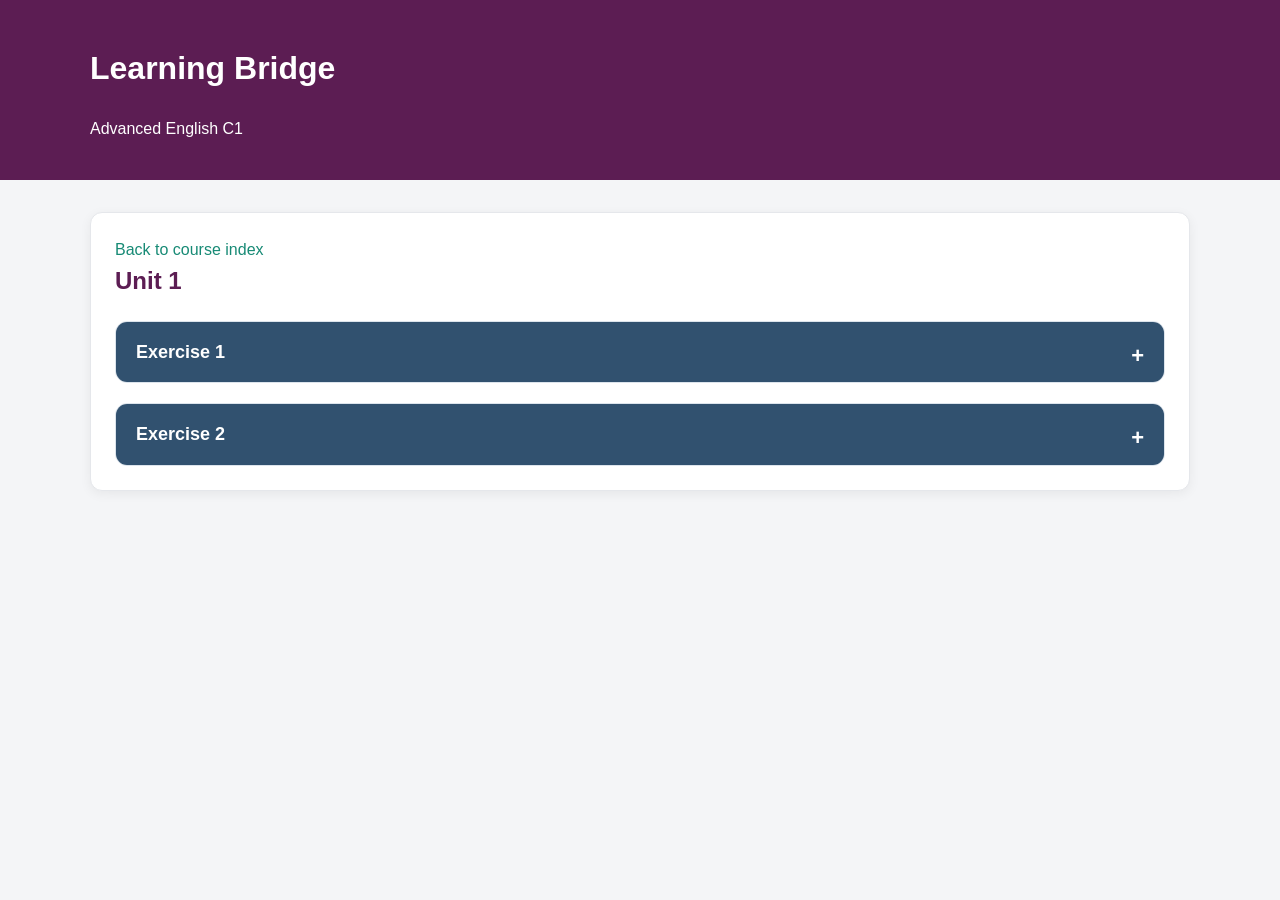
<file: unidades/unidad-01/reading-comprehension-education.html>
<!DOCTYPE html>
<html lang="en">
<head>
    <meta charset="UTF-8">
    <meta name="viewport" content="width=device-width, initial-scale=1.0">
    <title>Reading Comprehension - Education and the Internet</title>
    <link rel="stylesheet" href="../../recursos/css/estilos.css">

    <style>
        .reading-section {
            line-height: 1.8;
            text-align: justify;
            margin-top: 20px;
        }

        .quiz-instructions {
            background: #e8f3fa;
            color: #17364B;
            padding: 15px;
            border-radius: 10px;
            margin: 20px 0;
        }

        .question-card {
            background: #f8fafc;
            border: 1px solid #dce4ec;
            border-radius: 10px;
            padding: 18px;
            margin: 18px 0;
        }

        .question-card h3 {
            color: #31516f;
            margin-top: 0;
            font-size: 17px;
        }

        .option-label {
            display: block;
            background: white;
            border: 1px solid #dce4ec;
            border-radius: 7px;
            padding: 11px 13px;
            margin: 9px 0;
            cursor: pointer;
            transition: background 0.2s;
        }

        .option-label:hover {
            background: #e8f3fa;
        }

        .option-label input {
            margin-right: 10px;
        }

        .btn-evaluate {
            display: block;
            width: 100%;
            background: #31516f;
            color: white;
            border: none;
            border-radius: 8px;
            padding: 15px;
            font-size: 17px;
            font-weight: bold;
            cursor: pointer;
            margin-top: 25px;
        }

        .btn-evaluate:hover {
            background: #223d56;
        }

        .btn-evaluate:disabled {
            background: #777;
            cursor: not-allowed;
        }

        #resultados {
            display: none;
            margin-top: 25px;
            padding: 20px;
            border-radius: 10px;
            background: #e8f3fa;
        }

        .resultado-pregunta {
            padding: 12px;
            margin: 12px 0;
            border-radius: 7px;
            background: white;
        }

        .respuesta-correcta {
            border-left: 5px solid #178a75;
        }

        .respuesta-incorrecta {
            border-left: 5px solid #c0392b;
        }

        .correcta {
            color: #178a75;
            font-weight: bold;
        }

        .incorrecta {
            color: #c0392b;
            font-weight: bold;
        }

        #calificacion {
            font-size: 25px;
            font-weight: bold;
            color: #31516f;
        }

        .exercise-collapsible {
            border: 1px solid #dce4ec;
            border-radius: 12px;
            margin-top: 20px;
            overflow: hidden;
            background: #fff;
        }

        .exercise-collapsible > summary {
            cursor: pointer;
            padding: 16px 20px;
            background: #31516f;
            color: #fff;
            font-size: 18px;
            font-weight: bold;
            list-style: none;
        }

        .exercise-collapsible > summary::-webkit-details-marker {
            display: none;
        }

        .exercise-collapsible > summary::after {
            content: "+";
            float: right;
            font-size: 22px;
        }

        .exercise-collapsible[open] > summary::after {
            content: "−";
        }

        .exercise-content {
            padding: 20px;
        }
    </style>
</head>

<body>

<header class="lb-header">
    <div class="lb-container">
        <h1>Learning Bridge</h1>
        <p>Advanced English C1</p>
    </div>
</header>

<main class="lb-container lb-main">
    <section class="lb-card">

        <a href="../../index.html">Back to course index</a>

        <h2 class="lb-title">Unit 1</h2>

        <details class="exercise-collapsible">
            <summary>Exercise 1</summary>
            <div class="exercise-content">
                <div id="historial-intentos"></div>
        <div id="intento-activo">

        <h3>Reading Comprehension</h3>

        <h1>Education, the Internet, and Its Impact on Students</h1>

        <div class="reading-section">

            <p>
                Education has changed a lot in recent years because of the Internet.
                Today, students can use computers, tablets, and smartphones to find
                information, study different subjects, and communicate with teachers
                and classmates. The Internet has become an important part of modern
                education. It offers many opportunities, but it also creates some
                challenges for students, teachers, and families.
            </p>

            <p>
                One of the biggest advantages of the Internet is that students can
                access information quickly. In the past, they had to visit libraries
                and look through many books to find answers. Now, they can search for
                information online in just a few seconds. They can also watch
                educational videos, read articles, listen to podcasts, and take online
                courses. This makes learning more flexible and gives students more
                opportunities to improve their knowledge outside the classroom.
            </p>

            <p>
                Another positive impact is communication. Students can work together
                even when they are in different places. They can share documents,
                exchange ideas, and ask questions through online platforms. Teachers
                can also use digital tools to explain difficult topics, prepare
                presentations, and give students extra activities. As a result,
                lessons can become more interesting and interactive. Students can
                also learn at their own speed and repeat a lesson when they do not
                understand something.
            </p>

            <p>
                However, the Internet also has disadvantages. Some students spend
                too much time on social media, online games, or entertainment
                websites instead of studying. This can affect their concentration,
                sleep, and academic performance. Notifications and online messages
                can interrupt their work and make it difficult to finish homework.
                For this reason, students need to organize their time and learn to
                use technology responsibly.
            </p>

            <p>
                Another important problem is the quality of online information.
                Not everything published on the Internet is correct. Some websites
                contain false information or ideas that are not supported by facts.
                Students should compare different sources, check the authors, and
                use reliable educational websites. Learning how to find and evaluate
                information is an important skill for their future.
            </p>

            <p>
                There is also a difference between students who have access to
                technology and those who do not. Some families cannot afford a
                computer or a good Internet connection. As a result, some students
                have fewer opportunities to complete online activities or attend
                virtual classes. Schools and governments should work together to
                make technology more accessible to everyone.
            </p>

            <p>
                In conclusion, the Internet has changed education in many positive
                ways. It offers students more information, better communication,
                and new learning opportunities. However, it is important to
                understand its risks and use it carefully. Technology cannot
                replace good teachers, personal effort, or human communication.
                The best results come when students combine traditional learning
                with digital resources. With guidance from teachers and families,
                the Internet can become a powerful tool for education and help
                students build a better future.
            </p>

        </div>

        <hr>

        <h2>Exercise 1 - Multiple Choice</h2>

        <div class="quiz-instructions">
            <strong>Instructions:</strong>
            Read the text carefully and answer the 20 questions.
            Choose only one answer for each question.
            Each question is worth one point.
        </div>

        <p id="progreso">20 questions | 0 answers selected</p>

        <div id="contenedor-preguntas"></div>

        <button type="button" id="btn-evaluar" class="btn-evaluate">
            Evaluate
        </button>

        <div id="resultados">
            <h2>Evaluation Results</h2>
            <p id="calificacion"></p>
            <p id="porcentaje"></p>
            <div id="revision"></div>
        </div>

        </div>
            </div>
        </details>

        <details class="exercise-collapsible">
            <summary>Exercise 2</summary>
            <div class="exercise-content">

                <div id="historial-intentos-2"></div>

                <div id="intento-activo-2">

                    <h3>Reading Comprehension</h3>

                    <h1>Early Pregnancy: Understanding the Challenges and Making Informed Decisions</h1>

                    <div class="reading-section">

                        <p>
                            Early pregnancy is an important social and health issue in many countries. It happens when a girl becomes pregnant during her teenage years, usually between the ages of 13 and 19. This situation can bring many changes to a young person's life. Although every experience is different, early pregnancy often creates challenges related to education, health, family relationships, and future opportunities.
                        </p>

                        <p>
                            One of the main difficulties is the effect on education. Many teenage mothers find it difficult to continue their studies because they must take care of their babies. They may have less time to attend classes, complete homework, or prepare for exams. Some schools do not provide enough support for young mothers, so they may decide to leave their education. However, leaving school can limit their future job opportunities and make it harder to achieve financial independence. With flexible schedules, childcare services, and understanding teachers, many young mothers can continue studying and build a better future.
                        </p>

                        <p>
                            Health is another important concern. Teenage bodies are still developing, and pregnancy can involve additional health risks. Young mothers may experience problems such as high blood pressure, anemia, or premature birth. Their babies may also have a higher risk of being born with a low birth weight. Regular medical appointments, healthy food, and emotional support can help reduce some of these risks. It is important for pregnant teenagers to receive medical attention as early as possible and to feel safe when asking for help.
                        </p>

                        <p>
                            Family relationships can also change. Some teenagers receive love and support from their parents and relatives, while others experience criticism, rejection, or pressure. These reactions can make an already difficult situation more stressful. Instead of blaming or punishing a young person, families can offer guidance, listen carefully, and help find practical solutions. Feeling accepted can make a significant difference in a teenager's emotional well-being.
                        </p>

                        <p>
                            Education about sexual health plays an essential role in preventing early pregnancy. Teenagers need clear and reliable information about their bodies, contraception, consent, and healthy relationships. Sometimes, young people avoid asking questions because they feel embarrassed or afraid of being judged. Schools, health professionals, and families should create safe environments where teenagers can discuss these topics openly. Having accurate information helps them understand the possible consequences of their decisions and make responsible choices.
                        </p>

                        <p>
                            Society also has a responsibility to support young parents. Community programs can provide medical services, psychological assistance, educational opportunities, and advice about childcare. These services do not remove every difficulty, but they can help teenagers face their responsibilities with greater confidence. Young fathers should also participate in caring for their children because parenting is a shared responsibility.
                        </p>

                        <p>
                            Early pregnancy can change a teenager's plans, but it does not mean that her future is over. With appropriate support, education, healthcare, and family understanding, young mothers can continue learning, develop useful skills, and create meaningful opportunities for themselves and their children. Prevention and support should go together: teenagers deserve both the information to make informed decisions and the help they need when facing difficult circumstances.
                        </p>

                    </div>

                    <hr>

                    <h2>Exercise 2 - Meaning and Interpretation</h2>

                    <div class="quiz-instructions">
                        <strong>Instructions:</strong>
                        Read the text carefully. For each question, identify the meaning of the expression taken from the text. Choose the best paraphrased answer. Each question is worth one point.
                    </div>

                    <p id="progreso-2">20 questions | 0 answers selected</p>

                    <div id="contenedor-preguntas-2"></div>

                    <button type="button" id="btn-evaluar-2" class="btn-evaluate">
                        Evaluate
                    </button>

                    <div id="resultados-2">
                        <h2>Evaluation Results</h2>
                        <p id="calificacion-2"></p>
                        <p id="porcentaje-2"></p>
                        <div id="revision-2"></div>
                    </div>

                </div>

            </div>
        </details>
    </section>
</main>

<script>
const preguntas = [
    {
        pregunta: "How has education changed in recent years?",
        opciones: [
            { texto: "Because of the Internet.", correcta: true },
            { texto: "Because schools have disappeared.", correcta: false },
            { texto: "Because students no longer need teachers.", correcta: false },
            { texto: "Because books are no longer available.", correcta: false }
        ]
    },
    {
        pregunta: "Which devices can students use to find information?",
        opciones: [
            { texto: "Only television sets.", correcta: false },
            { texto: "Computers, tablets, and smartphones.", correcta: true },
            { texto: "Only printed dictionaries.", correcta: false },
            { texto: "Radios and cameras.", correcta: false }
        ]
    },
    {
        pregunta: "How did students usually find answers in the past?",
        opciones: [
            { texto: "By watching online videos.", correcta: false },
            { texto: "By sending digital messages.", correcta: false },
            { texto: "By visiting libraries and looking through books.", correcta: true },
            { texto: "By taking virtual classes.", correcta: false }
        ]
    },
    {
        pregunta: "What can students do online to improve their knowledge?",
        opciones: [
            { texto: "Avoid reading and studying.", correcta: false },
            { texto: "Only play online games.", correcta: false },
            { texto: "Stop communicating with teachers.", correcta: false },
            { texto: "Watch educational videos and take online courses.", correcta: true }
        ]
    },
    {
        pregunta: "What makes learning more flexible?",
        opciones: [
            { texto: "Access to online educational resources.", correcta: true },
            { texto: "Having fewer educational opportunities.", correcta: false },
            { texto: "Studying without any information.", correcta: false },
            { texto: "Avoiding digital tools.", correcta: false }
        ]
    },
    {
        pregunta: "How can students communicate and work together online?",
        opciones: [
            { texto: "By avoiding other students.", correcta: false },
            { texto: "By sharing documents and exchanging ideas.", correcta: true },
            { texto: "By studying only in libraries.", correcta: false },
            { texto: "By turning off their computers.", correcta: false }
        ]
    },
    {
        pregunta: "How can teachers use digital tools?",
        opciones: [
            { texto: "To prevent students from asking questions.", correcta: false },
            { texto: "To replace all classroom activities.", correcta: false },
            { texto: "To explain difficult topics and give extra activities.", correcta: true },
            { texto: "To stop students from learning independently.", correcta: false }
        ]
    },
    {
        pregunta: "What can students do when they do not understand a lesson?",
        opciones: [
            { texto: "Forget the subject completely.", correcta: false },
            { texto: "Stop attending classes.", correcta: false },
            { texto: "Avoid asking for help.", correcta: false },
            { texto: "Repeat the lesson.", correcta: true }
        ]
    },
    {
        pregunta: "Which online activities can negatively affect students?",
        opciones: [
            { texto: "Spending too much time on social media and online games.", correcta: true },
            { texto: "Reading educational articles.", correcta: false },
            { texto: "Sharing school documents.", correcta: false },
            { texto: "Watching lessons for school.", correcta: false }
        ]
    },
    {
        pregunta: "What can notifications and online messages do?",
        opciones: [
            { texto: "Always improve concentration.", correcta: false },
            { texto: "Interrupt students' work.", correcta: true },
            { texto: "Guarantee better academic results.", correcta: false },
            { texto: "Replace homework.", correcta: false }
        ]
    },
    {
        pregunta: "What should students learn to do with their time?",
        opciones: [
            { texto: "Spend all their time online.", correcta: false },
            { texto: "Avoid making plans.", correcta: false },
            { texto: "Organize their time responsibly.", correcta: true },
            { texto: "Stop using educational resources.", correcta: false }
        ]
    },
    {
        pregunta: "Is all the information published on the Internet correct?",
        opciones: [
            { texto: "Yes, every website is reliable.", correcta: false },
            { texto: "Yes, because the Internet checks every fact.", correcta: false },
            { texto: "Yes, if the information is popular.", correcta: false },
            { texto: "No, some websites contain false information.", correcta: true }
        ]
    },
    {
        pregunta: "What should students do to check online information?",
        opciones: [
            { texto: "Compare sources and check the authors.", correcta: true },
            { texto: "Believe everything they read.", correcta: false },
            { texto: "Use only social media comments.", correcta: false },
            { texto: "Ignore the source of the information.", correcta: false }
        ]
    },
    {
        pregunta: "Why do some students have fewer educational opportunities?",
        opciones: [
            { texto: "Because they have too many books.", correcta: false },
            { texto: "Because their families cannot afford computers or good Internet connections.", correcta: true },
            { texto: "Because all schools are closed.", correcta: false },
            { texto: "Because online courses are not useful.", correcta: false }
        ]
    },
    {
        pregunta: "Who should work together to make technology more accessible?",
        opciones: [
            { texto: "Only students.", correcta: false },
            { texto: "Only Internet companies.", correcta: false },
            { texto: "Schools and governments.", correcta: true },
            { texto: "Only families.", correcta: false }
        ]
    },
    {
        pregunta: "According to the text, can technology replace good teachers?",
        opciones: [
            { texto: "Yes, teachers are no longer necessary.", correcta: false },
            { texto: "Yes, technology can replace all human communication.", correcta: false },
            { texto: "Yes, students can learn everything without effort.", correcta: false },
            { texto: "No, technology cannot replace good teachers.", correcta: true }
        ]
    },
    {
        pregunta: "What combination produces the best learning results?",
        opciones: [
            { texto: "Traditional learning and digital resources.", correcta: true },
            { texto: "Only social media and entertainment.", correcta: false },
            { texto: "Only online games.", correcta: false },
            { texto: "Avoiding teachers and classmates.", correcta: false }
        ]
    },
    {
        pregunta: "Who can guide students in the responsible use of the Internet?",
        opciones: [
            { texto: "Only website designers.", correcta: false },
            { texto: "Teachers and families.", correcta: true },
            { texto: "Only online advertisers.", correcta: false },
            { texto: "Nobody needs to guide students.", correcta: false }
        ]
    },
    {
        pregunta: "Where can students improve their knowledge with online resources?",
        opciones: [
            { texto: "Only inside a school library.", correcta: false },
            { texto: "Only during examinations.", correcta: false },
            { texto: "Outside the classroom.", correcta: true },
            { texto: "Only when teachers are present.", correcta: false }
        ]
    },
    {
        pregunta: "What is the main message of the text?",
        opciones: [
            { texto: "Students should stop using the Internet.", correcta: false },
            { texto: "Traditional education is no longer important.", correcta: false },
            { texto: "The Internet has only negative effects.", correcta: false },
            { texto: "The Internet is useful for education when students use it responsibly.", correcta: true }
        ]
    }
];

function mezclar(array) {
    const copia = [...array];

    for (let i = copia.length - 1; i > 0; i--) {
        const j = Math.floor(Math.random() * (i + 1));
        [copia[i], copia[j]] = [copia[j], copia[i]];
    }

    return copia;
}

const intentoActivo = document.getElementById("intento-activo");
const historial = document.getElementById("historial-intentos");

const plantillaBase = intentoActivo.innerHTML;

let preguntasPendientes = preguntas.map((pregunta, indiceOriginal) => ({
    pregunta,
    indiceOriginal
}));

let numeroIntento = 0;
let intentos = [];
let aciertosAcumulados = 0;

const nombresIntentos = [
    "Primer intento",
    "Segundo intento",
    "Tercer intento",
    "Cuarto intento",
    "Quinto intento",
    "Sexto intento",
    "Séptimo intento",
    "Octavo intento",
    "Noveno intento",
    "Décimo intento"
];

function nombreIntento(numero) {
    return nombresIntentos[numero - 1] || `Intento ${numero}`;
}

function actualizarProgreso() {
    const seleccionadas = intentoActivo.querySelectorAll(
        '#contenedor-preguntas input[type="radio"]:checked'
    ).length;

    const progreso = intentoActivo.querySelector("#progreso");

    if (progreso) {
        progreso.textContent =
            `${preguntasPendientes.length} questions | ${seleccionadas} answers selected`;
    }
}

function mostrarIntento() {
    intentoActivo.innerHTML = plantillaBase;

    const contenedor = intentoActivo.querySelector("#contenedor-preguntas");

    const preguntasMezcladas = mezclar(preguntasPendientes);

    preguntasMezcladas.forEach((elemento, indice) => {
        const pregunta = elemento.pregunta;
        const indiceOriginal = elemento.indiceOriginal;

        const opcionesMezcladas = mezclar(pregunta.opciones);

        const tarjeta = document.createElement("div");
        tarjeta.className = "question-card";

        const titulo = document.createElement("h3");
        titulo.textContent = `${indice + 1}. ${pregunta.pregunta}`;

        tarjeta.appendChild(titulo);

        opcionesMezcladas.forEach((opcion, numero) => {
            const etiqueta = document.createElement("label");
            etiqueta.className = "option-label";

            const input = document.createElement("input");
            input.type = "radio";
            input.name = `pregunta-${indiceOriginal}`;
            input.value = numero;
            input.dataset.correcta = String(opcion.correcta);

            etiqueta.appendChild(input);

            etiqueta.appendChild(
                document.createTextNode(
                    ` ${String.fromCharCode(65 + numero)}. ${opcion.texto}`
                )
            );

            tarjeta.appendChild(etiqueta);
        });

        tarjeta.dataset.indiceOriginal = indiceOriginal;

        contenedor.appendChild(tarjeta);
    });

    intentoActivo.querySelector("#progreso").textContent =
        `${preguntasPendientes.length} questions | 0 answers selected`;

    intentoActivo.querySelector("#btn-evaluar").addEventListener(
        "click",
        evaluarIntento
    );

    intentoActivo.querySelectorAll(
        '#contenedor-preguntas input[type="radio"]'
    ).forEach(input => {
        input.addEventListener("change", actualizarProgreso);
    });
}

function archivarIntento(puntos, total) {
    const detalles = document.createElement("details");
    detalles.className = "intento-anterior";

    const resumen = document.createElement("summary");
    resumen.textContent =
        `${nombreIntento(numeroIntento)} — ${puntos}/${total}`;

    const contenido = document.createElement("div");
    contenido.className = "contenido-intento";
    contenido.innerHTML = intentoActivo.innerHTML;

    detalles.appendChild(resumen);
    detalles.appendChild(contenido);

    historial.appendChild(detalles);
}

function evaluarIntento() {
    const contenedor = intentoActivo.querySelector("#contenedor-preguntas");

    const seleccionadas = contenedor.querySelectorAll(
        'input[type="radio"]:checked'
    );

    if (seleccionadas.length !== preguntasPendientes.length) {
        alert(
            `Please answer all ${preguntasPendientes.length} questions before evaluating.`
        );
        return;
    }

    numeroIntento++;

    let puntos = 0;
    const preguntasIncorrectas = [];

    preguntasPendientes.forEach(elemento => {
        const indice = elemento.indiceOriginal;

        const tarjeta = contenedor.querySelector(
            `[data-indice-original="${indice}"]`
        );

        const respuesta = tarjeta.querySelector(
            'input[type="radio"]:checked'
        );

        const esCorrecta = respuesta.dataset.correcta === "true";

        if (esCorrecta) {
            puntos++;

            respuesta.closest("label").classList.add("correcta");
        } else {
            preguntasIncorrectas.push(elemento);
        }
    });

    // Congelar las respuestas del intento entregado.
    contenedor.querySelectorAll('input[type="radio"]').forEach(input => {
        input.disabled = true;
    });

    intentoActivo.querySelector("#btn-evaluar").disabled = true;

    // Guardar una copia independiente del intento completo.
    aciertosAcumulados += puntos;
    archivarIntento(aciertosAcumulados, preguntas.length);

    intentos.push({
        numero: numeroIntento,
        puntos: aciertosAcumulados,
        total: preguntas.length
    });

    preguntasPendientes = preguntasIncorrectas;

    if (preguntasPendientes.length === 0) {
        intentoActivo.innerHTML = `
            <div id="resultados" style="display:block;">
                <h2>Evaluation Completed!</h2>
                <p id="calificacion">Final score: 20 / 20</p>
                <p id="porcentaje">Percentage: 100%</p>
                <p>Total attempts: ${numeroIntento}</p>
                <p>Congratulations! You have answered all questions correctly.</p>
            </div>
        `;

        historial.scrollIntoView({
            behavior: "smooth",
            block: "start"
        });

        return;
    }

    // Presentar un nuevo intento solamente con las preguntas pendientes.
    mostrarIntento();

    intentoActivo.scrollIntoView({
        behavior: "smooth",
        block: "start"
    });
}

// Iniciar el primer intento.
mostrarIntento();
// ==========================================
// EXERCISE 2 - EARLY PREGNANCY
// MOTOR DE EVALUACIÓN INDEPENDIENTE
// ==========================================

let preguntas2 = [
    {
        pregunta: 'What does the text mean when it says, "This situation can bring many changes to a young person\'s life"?',
        opciones: [
            { texto: "Teenage pregnancy can affect different aspects of a young person's future.", correcta: true },
            { texto: "Teenage pregnancy always produces exactly the same results for everyone.", correcta: false },
            { texto: "Teenagers must immediately change their place of residence.", correcta: false },
            { texto: "Young people can avoid every responsibility by changing their plans.", correcta: false }
        ]
    },
    {
        pregunta: 'What does the text mean when it says, "leaving school can limit their future job opportunities"?',
        opciones: [
            { texto: "Leaving education may make it harder to find employment in the future.", correcta: true },
            { texto: "Leaving school guarantees access to better professional positions.", correcta: false },
            { texto: "Leaving school allows teenagers to choose any career they want.", correcta: false },
            { texto: "Leaving education has no connection with future employment.", correcta: false }
        ]
    },
    {
        pregunta: 'What does the text mean when it says, "achieve financial independence"?',
        opciones: [
            { texto: "Become able to support themselves economically without depending on others.", correcta: true },
            { texto: "Receive money from relatives whenever they need it.", correcta: false },
            { texto: "Avoid working because other people pay their expenses.", correcta: false },
            { texto: "Spend their income without planning their expenses.", correcta: false }
        ]
    },
    {
        pregunta: 'What does the text mean when it says, "flexible schedules, childcare services, and understanding teachers"?',
        opciones: [
            { texto: "Different forms of school support can help young mothers continue their education.", correcta: true },
            { texto: "Schools should require young mothers to stop attending regular classes.", correcta: false },
            { texto: "Teachers should take complete responsibility for raising students' children.", correcta: false },
            { texto: "Young mothers should study only when their children are sleeping.", correcta: false }
        ]
    },
    {
        pregunta: 'What does the text mean when it says, "Teenage bodies are still developing"?',
        opciones: [
            { texto: "The physical growth of adolescents has not necessarily finished.", correcta: true },
            { texto: "Teenagers have already reached every stage of adult physical development.", correcta: false },
            { texto: "Pregnancy prevents all teenagers from growing physically.", correcta: false },
            { texto: "Teenagers are unable to experience any physical changes.", correcta: false }
        ]
    },
    {
        pregunta: 'What does the text mean when it says, "additional health risks"?',
        opciones: [
            { texto: "Pregnancy during adolescence may involve extra medical dangers.", correcta: true },
            { texto: "Teenage pregnancy completely removes existing health problems.", correcta: false },
            { texto: "Young mothers are guaranteed to experience serious illnesses.", correcta: false },
            { texto: "Pregnancy creates health problems only after the baby is born.", correcta: false }
        ]
    },
    {
        pregunta: 'What does the text mean when it says, "a low birth weight"?',
        opciones: [
            { texto: "A baby weighs less than what is generally expected at birth.", correcta: true },
            { texto: "A baby is born earlier than the expected date in every case.", correcta: false },
            { texto: "A baby has difficulty learning to walk during childhood.", correcta: false },
            { texto: "A baby grows faster than other children after birth.", correcta: false }
        ]
    },
    {
        pregunta: 'What does the text mean when it says, "reduce some of these risks"?',
        opciones: [
            { texto: "Certain actions can make some health problems less likely.", correcta: true },
            { texto: "Medical attention can guarantee that no health problem will occur.", correcta: false },
            { texto: "Healthy food can eliminate every difficulty associated with pregnancy.", correcta: false },
            { texto: "Health risks disappear automatically as soon as pregnancy begins.", correcta: false }
        ]
    },
    {
        pregunta: 'What does the text mean when it says, "to feel safe when asking for help"?',
        opciones: [
            { texto: "Teenagers should be able to request assistance without fear or shame.", correcta: true },
            { texto: "Teenagers should solve every medical problem without professional advice.", correcta: false },
            { texto: "Teenagers should avoid discussing personal difficulties with adults.", correcta: false },
            { texto: "Teenagers should ask for assistance only when their problems become serious.", correcta: false }
        ]
    },
    {
        pregunta: 'What does the text mean when it says, "experience criticism, rejection, or pressure"?',
        opciones: [
            { texto: "Some teenagers may receive negative or unsupportive reactions from others.", correcta: true },
            { texto: "All teenagers receive the same positive response from their relatives.", correcta: false },
            { texto: "Some teenagers choose to criticize their parents and relatives.", correcta: false },
            { texto: "Families always agree with every decision made by young people.", correcta: false }
        ]
    },
    {
        pregunta: 'What does the text mean when it says, "make an already difficult situation more stressful"?',
        opciones: [
            { texto: "Negative reactions can increase the emotional pressure a teenager experiences.", correcta: true },
            { texto: "Family disagreements can completely remove the responsibilities of parenting.", correcta: false },
            { texto: "Difficult experiences automatically become easier when relatives disagree.", correcta: false },
            { texto: "Stress disappears when teenagers stop communicating with their families.", correcta: false }
        ]
    },
    {
        pregunta: 'What does the text mean when it says, "offer guidance, listen carefully, and help find practical solutions"?',
        opciones: [
            { texto: "Families should provide advice, attention, and useful assistance instead of blame.", correcta: true },
            { texto: "Families should make every decision without considering the teenager's opinion.", correcta: false },
            { texto: "Families should avoid discussing problems and leave teenagers alone.", correcta: false },
            { texto: "Families should focus on punishment rather than offering support.", correcta: false }
        ]
    },
    {
        pregunta: 'What does the text mean when it says, "Feeling accepted can make a significant difference"?',
        opciones: [
            { texto: "Being welcomed and supported can greatly improve a teenager's emotional experience.", correcta: true },
            { texto: "Receiving acceptance means that teenagers no longer have responsibilities.", correcta: false },
            { texto: "Being accepted guarantees that all personal problems will disappear.", correcta: false },
            { texto: "Feeling accepted prevents teenagers from needing medical attention.", correcta: false }
        ]
    },
    {
        pregunta: 'What does the text mean when it says, "clear and reliable information"?',
        opciones: [
            { texto: "Information that is easy to understand and can be trusted.", correcta: true },
            { texto: "Information that is popular even when its facts are uncertain.", correcta: false },
            { texto: "Information that avoids explaining important health topics.", correcta: false },
            { texto: "Information that is based mainly on personal opinions and rumors.", correcta: false }
        ]
    },
    {
        pregunta: 'What does the text mean when it says, "afraid of being judged"?',
        opciones: [
            { texto: "Young people may fear that others will criticize them for asking questions.", correcta: true },
            { texto: "Young people may believe that every question has an incorrect answer.", correcta: false },
            { texto: "Young people may prefer to teach others about subjects they do not understand.", correcta: false },
            { texto: "Young people may think that health professionals cannot answer questions.", correcta: false }
        ]
    },
    {
        pregunta: 'What does the text mean when it says, "safe environments where teenagers can discuss these topics openly"?',
        opciones: [
            { texto: "Places where young people can talk freely without feeling threatened or embarrassed.", correcta: true },
            { texto: "Places where teenagers are prevented from discussing personal questions.", correcta: false },
            { texto: "Places where only adults are allowed to exchange information about health.", correcta: false },
            { texto: "Places where teenagers must agree with every opinion they hear.", correcta: false }
        ]
    },
    {
        pregunta: 'What does the text mean when it says, "make responsible choices"?',
        opciones: [
            { texto: "Make decisions after considering their possible consequences.", correcta: true },
            { texto: "Make decisions quickly without thinking about possible results.", correcta: false },
            { texto: "Allow other people to make every personal decision for them.", correcta: false },
            { texto: "Choose only what is convenient in the immediate moment.", correcta: false }
        ]
    },
    {
        pregunta: 'What does the text mean when it says, "parenting is a shared responsibility"?',
        opciones: [
            { texto: "Both parents should participate in caring for and raising their children.", correcta: true },
            { texto: "Only mothers should take care of children and their daily needs.", correcta: false },
            { texto: "Parents should transfer all their responsibilities to relatives.", correcta: false },
            { texto: "Fathers should participate only when children become adults.", correcta: false }
        ]
    },
    {
        pregunta: 'What does the text mean when it says, "her future is over"?',
        opciones: [
            { texto: "The idea that a young mother has no opportunities or possibilities left in life.", correcta: true },
            { texto: "The belief that every young mother must abandon all her personal goals.", correcta: false },
            { texto: "The idea that teenage pregnancy automatically guarantees a successful future.", correcta: false },
            { texto: "The belief that young mothers can never return to their studies.", correcta: false }
        ]
    },
    {
        pregunta: 'What does the text mean when it says, "Prevention and support should go together"?',
        opciones: [
            { texto: "Society should help teenagers avoid early pregnancy and also assist those who experience it.", correcta: true },
            { texto: "Society should focus on preventing pregnancy and ignore young parents afterward.", correcta: false },
            { texto: "Support should be offered only before teenagers receive health education.", correcta: false },
            { texto: "Prevention and support are separate responsibilities that cannot be combined.", correcta: false }
        ]
    }
];

const intentoActivo2 = document.getElementById("intento-activo-2");
const historial2 = document.getElementById("historial-intentos-2");

const plantillaBase2 = intentoActivo2.innerHTML;

let preguntasPendientes2 = preguntas2.map((pregunta, indiceOriginal) => ({
    pregunta,
    indiceOriginal
}));

let numeroIntento2 = 0;
let intentos2 = [];
let aciertosAcumulados2 = 0;

const nombresIntentos2 = [
    "Primer intento",
    "Segundo intento",
    "Tercer intento",
    "Cuarto intento",
    "Quinto intento",
    "Sexto intento",
    "Séptimo intento",
    "Octavo intento",
    "Noveno intento",
    "Décimo intento"
];

function nombreIntento2(numero) {
    return nombresIntentos2[numero - 1] || `Intento ${numero}`;
}

function actualizarProgreso2() {
    const seleccionadas = intentoActivo2.querySelectorAll(
        '#contenedor-preguntas-2 input[type="radio"]:checked'
    ).length;

    const progreso = intentoActivo2.querySelector("#progreso-2");

    if (progreso) {
        progreso.textContent =
            `${preguntasPendientes2.length} questions | ${seleccionadas} answers selected`;
    }
}

function mostrarIntento2() {
    intentoActivo2.innerHTML = plantillaBase2;

    const contenedor = intentoActivo2.querySelector("#contenedor-preguntas-2");
    const preguntasMezcladas = mezclar(preguntasPendientes2);

    preguntasMezcladas.forEach((elemento, indice) => {
        const pregunta = elemento.pregunta;
        const indiceOriginal = elemento.indiceOriginal;

        const opcionesMezcladas = mezclar(pregunta.opciones);

        const tarjeta = document.createElement("div");
        tarjeta.className = "question-card";

        const titulo = document.createElement("h3");
        titulo.textContent = `${indice + 1}. ${pregunta.pregunta}`;

        tarjeta.appendChild(titulo);

        opcionesMezcladas.forEach((opcion, numero) => {
            const etiqueta = document.createElement("label");
            etiqueta.className = "option-label";

            const input = document.createElement("input");
            input.type = "radio";
            input.name = `pregunta-2-${indiceOriginal}`;
            input.value = numero;
            input.dataset.correcta = String(opcion.correcta);

            etiqueta.appendChild(input);

            etiqueta.appendChild(
                document.createTextNode(
                    ` ${String.fromCharCode(65 + numero)}. ${opcion.texto}`
                )
            );

            tarjeta.appendChild(etiqueta);
        });

        tarjeta.dataset.indiceOriginal = indiceOriginal;

        contenedor.appendChild(tarjeta);
    });

    intentoActivo2.querySelector("#progreso-2").textContent =
        `${preguntasPendientes2.length} questions | 0 answers selected`;

    intentoActivo2.querySelector("#btn-evaluar-2").addEventListener(
        "click",
        evaluarIntento2
    );

    intentoActivo2.querySelectorAll(
        '#contenedor-preguntas-2 input[type="radio"]'
    ).forEach(input => {
        input.addEventListener("change", actualizarProgreso2);
    });
}

function archivarIntento2(puntos, total) {
    const detalles = document.createElement("details");
    detalles.className = "intento-anterior";

    const resumen = document.createElement("summary");
    resumen.textContent =
        `${nombreIntento2(numeroIntento2)} — ${puntos}/${total}`;

    const contenido = document.createElement("div");
    contenido.className = "contenido-intento";
    contenido.innerHTML = intentoActivo2.innerHTML;

    detalles.appendChild(resumen);
    detalles.appendChild(contenido);

    historial2.appendChild(detalles);
}

function evaluarIntento2() {
    const contenedor = intentoActivo2.querySelector("#contenedor-preguntas-2");

    const seleccionadas = contenedor.querySelectorAll(
        'input[type="radio"]:checked'
    );

    if (seleccionadas.length !== preguntasPendientes2.length) {
        alert(
            `Please answer all ${preguntasPendientes2.length} questions before evaluating.`
        );
        return;
    }

    numeroIntento2++;

    let puntos = 0;
    const preguntasIncorrectas = [];

    preguntasPendientes2.forEach(elemento => {
        const indice = elemento.indiceOriginal;

        const tarjeta = contenedor.querySelector(
            `[data-indice-original="${indice}"]`
        );

        const respuesta = tarjeta.querySelector(
            'input[type="radio"]:checked'
        );

        const esCorrecta = respuesta.dataset.correcta === "true";

        if (esCorrecta) {
            puntos++;
            respuesta.closest("label").classList.add("correcta");
        } else {
            preguntasIncorrectas.push(elemento);
        }
    });

    contenedor.querySelectorAll('input[type="radio"]').forEach(input => {
        input.disabled = true;
    });

    intentoActivo2.querySelector("#btn-evaluar-2").disabled = true;

    aciertosAcumulados2 += puntos;

    archivarIntento2(aciertosAcumulados2, preguntas2.length);

    intentos2.push({
        numero: numeroIntento2,
        puntos: aciertosAcumulados2,
        total: preguntas2.length
    });

    preguntasPendientes2 = preguntasIncorrectas;

    if (preguntasPendientes2.length === 0) {
        intentoActivo2.innerHTML = `
            <div id="resultados-2" style="display:block;">
                <h2>Evaluation Completed!</h2>
                <p id="calificacion-2">Final score: 20 / 20</p>
                <p id="porcentaje-2">Percentage: 100%</p>
                <p>Total attempts: ${numeroIntento2}</p>
                <p>Congratulations! You have interpreted all expressions correctly.</p>
            </div>
        `;

        historial2.scrollIntoView({
            behavior: "smooth",
            block: "start"
        });

        return;
    }

    mostrarIntento2();

    intentoActivo2.scrollIntoView({
        behavior: "smooth",
        block: "start"
    });
}

// Iniciar el primer intento del Exercise 2.
mostrarIntento2();
</script>

</body>
</html>
</file>
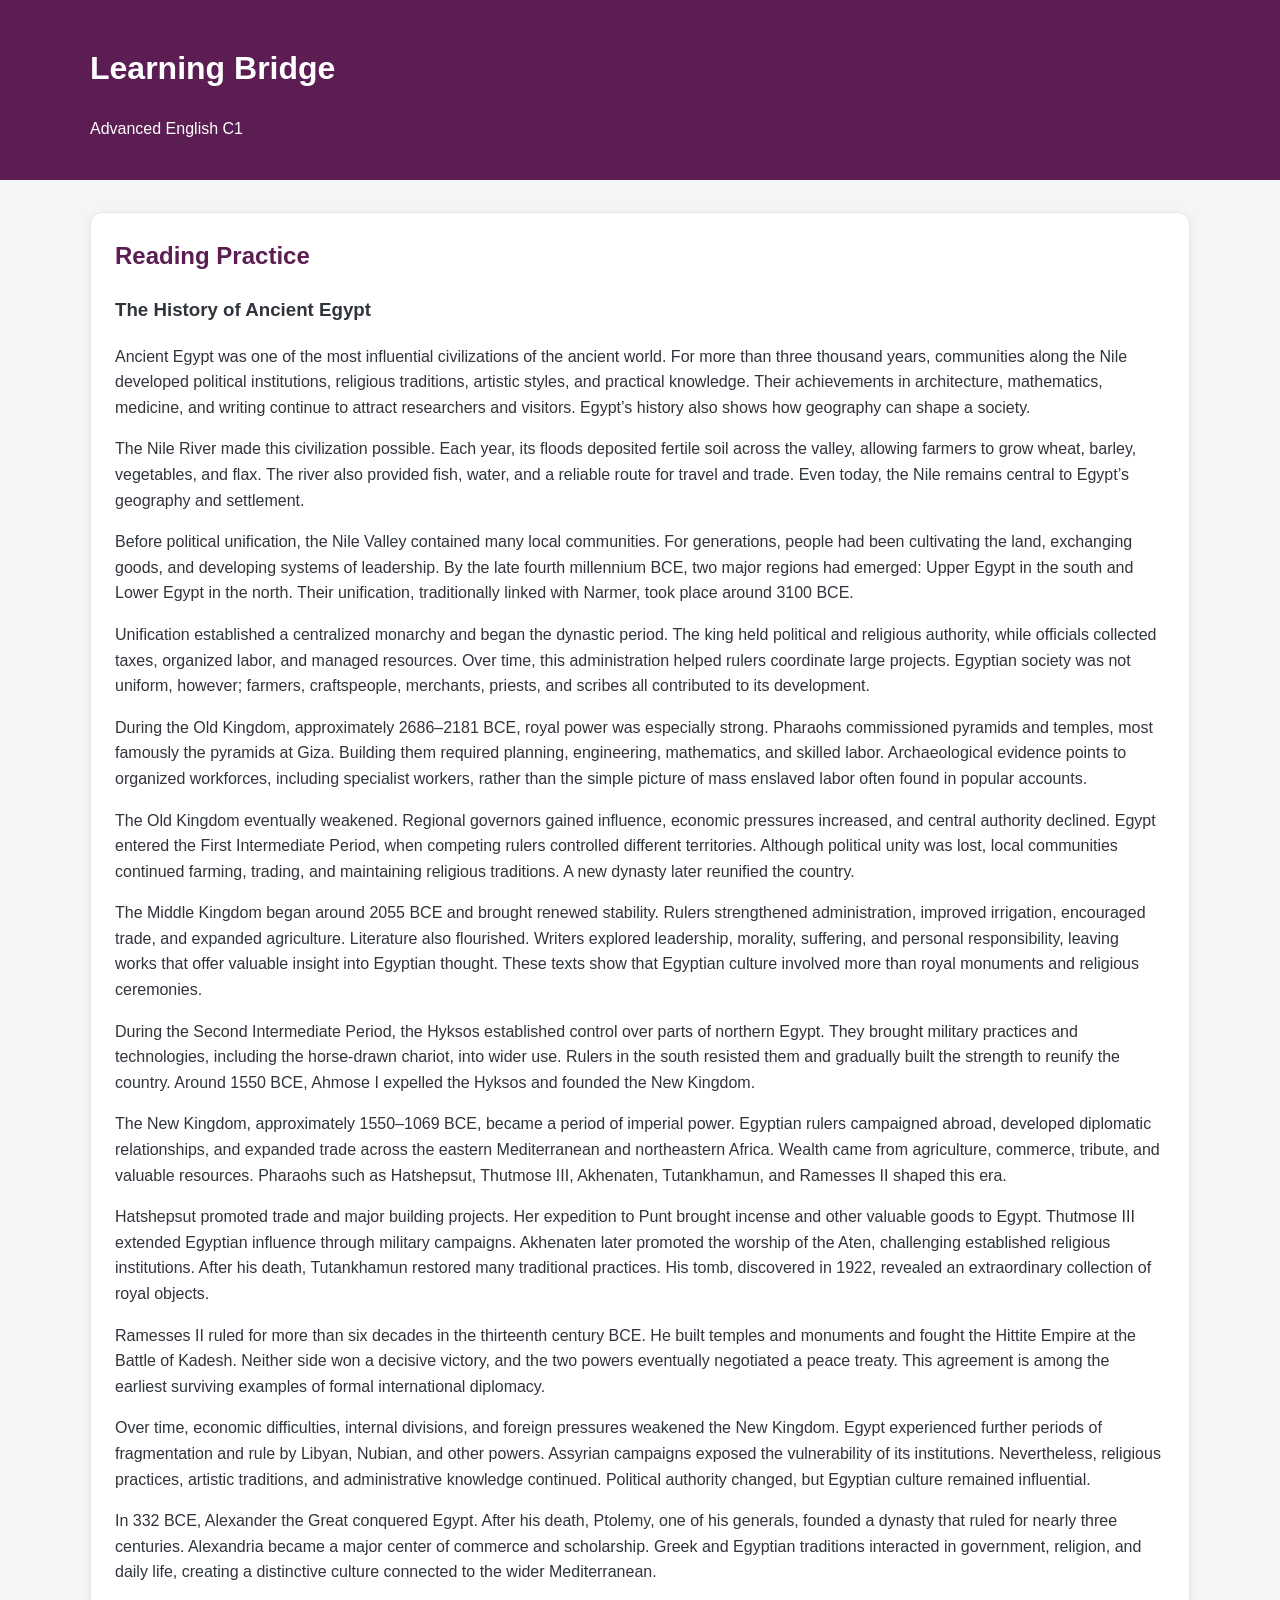
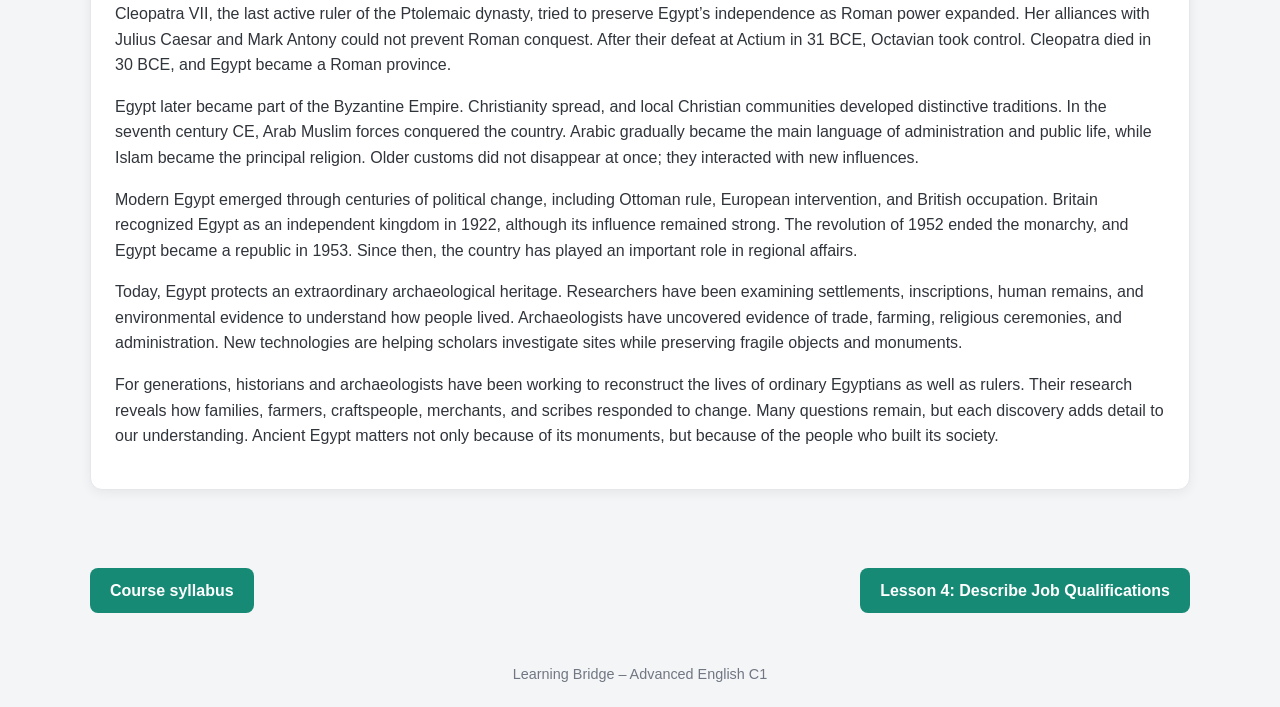
<file: unidades/unidad-01/reading-practice-egypt.html>
﻿<!DOCTYPE html>
<html lang="en">
<head>
    <meta charset="UTF-8">
    <meta name="viewport" content="width=device-width, initial-scale=1.0">
    <meta name="description" content="Reading Practice C1 - The History of Ancient Egypt">
    <title>Reading Practice | Learning Bridge C1</title>
    <link rel="stylesheet" href="../../recursos/css/estilos.css">
</head>
<body>

    <header class="lb-header">
        <div class="lb-container">
            <h1>Learning Bridge</h1>
            <p>Advanced English C1</p>
        </div>
    </header>

    <main class="lb-container lb-main">
        <section class="lb-card">

            <h2 class="lb-title">Reading Practice</h2>

            <article>
    <h3>The History of Ancient Egypt</h3>

    <p>
        Ancient Egypt was one of the most influential civilizations of the ancient world. For more than three thousand years, communities along the Nile developed political institutions, religious traditions, artistic styles, and practical knowledge. Their achievements in architecture, mathematics, medicine, and writing continue to attract researchers and visitors. Egypt’s history also shows how geography can shape a society.
    </p>

    <p>
        The Nile River made this civilization possible. Each year, its floods deposited fertile soil across the valley, allowing farmers to grow wheat, barley, vegetables, and flax. The river also provided fish, water, and a reliable route for travel and trade. Even today, the Nile remains central to Egypt’s geography and settlement.
    </p>

    <p>
        Before political unification, the Nile Valley contained many local communities. For generations, people had been cultivating the land, exchanging goods, and developing systems of leadership. By the late fourth millennium BCE, two major regions had emerged: Upper Egypt in the south and Lower Egypt in the north. Their unification, traditionally linked with Narmer, took place around 3100 BCE.
    </p>

    <p>
        Unification established a centralized monarchy and began the dynastic period. The king held political and religious authority, while officials collected taxes, organized labor, and managed resources. Over time, this administration helped rulers coordinate large projects. Egyptian society was not uniform, however; farmers, craftspeople, merchants, priests, and scribes all contributed to its development.
    </p>

    <p>
        During the Old Kingdom, approximately 2686–2181 BCE, royal power was especially strong. Pharaohs commissioned pyramids and temples, most famously the pyramids at Giza. Building them required planning, engineering, mathematics, and skilled labor. Archaeological evidence points to organized workforces, including specialist workers, rather than the simple picture of mass enslaved labor often found in popular accounts.
    </p>

    <p>
        The Old Kingdom eventually weakened. Regional governors gained influence, economic pressures increased, and central authority declined. Egypt entered the First Intermediate Period, when competing rulers controlled different territories. Although political unity was lost, local communities continued farming, trading, and maintaining religious traditions. A new dynasty later reunified the country.
    </p>

    <p>
        The Middle Kingdom began around 2055 BCE and brought renewed stability. Rulers strengthened administration, improved irrigation, encouraged trade, and expanded agriculture. Literature also flourished. Writers explored leadership, morality, suffering, and personal responsibility, leaving works that offer valuable insight into Egyptian thought. These texts show that Egyptian culture involved more than royal monuments and religious ceremonies.
    </p>

    <p>
        During the Second Intermediate Period, the Hyksos established control over parts of northern Egypt. They brought military practices and technologies, including the horse-drawn chariot, into wider use. Rulers in the south resisted them and gradually built the strength to reunify the country. Around 1550 BCE, Ahmose I expelled the Hyksos and founded the New Kingdom.
    </p>

    <p>
        The New Kingdom, approximately 1550–1069 BCE, became a period of imperial power. Egyptian rulers campaigned abroad, developed diplomatic relationships, and expanded trade across the eastern Mediterranean and northeastern Africa. Wealth came from agriculture, commerce, tribute, and valuable resources. Pharaohs such as Hatshepsut, Thutmose III, Akhenaten, Tutankhamun, and Ramesses II shaped this era.
    </p>

    <p>
        Hatshepsut promoted trade and major building projects. Her expedition to Punt brought incense and other valuable goods to Egypt. Thutmose III extended Egyptian influence through military campaigns. Akhenaten later promoted the worship of the Aten, challenging established religious institutions. After his death, Tutankhamun restored many traditional practices. His tomb, discovered in 1922, revealed an extraordinary collection of royal objects.
    </p>

    <p>
        Ramesses II ruled for more than six decades in the thirteenth century BCE. He built temples and monuments and fought the Hittite Empire at the Battle of Kadesh. Neither side won a decisive victory, and the two powers eventually negotiated a peace treaty. This agreement is among the earliest surviving examples of formal international diplomacy.
    </p>

    <p>
        Over time, economic difficulties, internal divisions, and foreign pressures weakened the New Kingdom. Egypt experienced further periods of fragmentation and rule by Libyan, Nubian, and other powers. Assyrian campaigns exposed the vulnerability of its institutions. Nevertheless, religious practices, artistic traditions, and administrative knowledge continued. Political authority changed, but Egyptian culture remained influential.
    </p>

    <p>
        In 332 BCE, Alexander the Great conquered Egypt. After his death, Ptolemy, one of his generals, founded a dynasty that ruled for nearly three centuries. Alexandria became a major center of commerce and scholarship. Greek and Egyptian traditions interacted in government, religion, and daily life, creating a distinctive culture connected to the wider Mediterranean.
    </p>

    <p>
        Cleopatra VII, the last active ruler of the Ptolemaic dynasty, tried to preserve Egypt’s independence as Roman power expanded. Her alliances with Julius Caesar and Mark Antony could not prevent Roman conquest. After their defeat at Actium in 31 BCE, Octavian took control. Cleopatra died in 30 BCE, and Egypt became a Roman province.
    </p>

    <p>
        Egypt later became part of the Byzantine Empire. Christianity spread, and local Christian communities developed distinctive traditions. In the seventh century CE, Arab Muslim forces conquered the country. Arabic gradually became the main language of administration and public life, while Islam became the principal religion. Older customs did not disappear at once; they interacted with new influences.
    </p>

    <p>
        Modern Egypt emerged through centuries of political change, including Ottoman rule, European intervention, and British occupation. Britain recognized Egypt as an independent kingdom in 1922, although its influence remained strong. The revolution of 1952 ended the monarchy, and Egypt became a republic in 1953. Since then, the country has played an important role in regional affairs.
    </p>

    <p>
        Today, Egypt protects an extraordinary archaeological heritage. Researchers have been examining settlements, inscriptions, human remains, and environmental evidence to understand how people lived. Archaeologists have uncovered evidence of trade, farming, religious ceremonies, and administration. New technologies are helping scholars investigate sites while preserving fragile objects and monuments.
    </p>

    <p>
        For generations, historians and archaeologists have been working to reconstruct the lives of ordinary Egyptians as well as rulers. Their research reveals how families, farmers, craftspeople, merchants, and scribes responded to change. Many questions remain, but each discovery adds detail to our understanding. Ancient Egypt matters not only because of its monuments, but because of the people who built its society.
    </p>
</article>

        </section>
    </main>

    <nav aria-label="Reading navigation"
         style="margin: 30px auto; display: flex; justify-content: space-between; align-items: center; flex-wrap: wrap; gap: 12px;"
         class="lb-container">

        <a class="lb-button" href="../../index.html">
            Course syllabus
        </a>

        <a class="lb-button" href="leccion-04.html">
            Lesson 4: Describe Job Qualifications
        </a>

    </nav>

    <footer class="lb-footer">
        Learning Bridge – Advanced English C1
    </footer>

</body>
</html>
</file>
<file: recursos/css/estilos.css>
:root {
    --lb-purple: #5c1d53;
    --lb-green: #178a75;
    --lb-background: #f4f5f7;
    --lb-white: #ffffff;
    --lb-text: #30343b;
    --lb-muted: #707782;
    --lb-border: #e5e7eb;
    --lb-radius: 12px;
    --lb-shadow: 0 3px 12px rgba(0, 0, 0, 0.06);
}

* {
    box-sizing: border-box;
}

body {
    margin: 0;
    background: var(--lb-background);
    color: var(--lb-text);
    font-family: Arial, Helvetica, sans-serif;
    line-height: 1.6;
}

a {
    color: var(--lb-green);
    text-decoration: none;
}

a:hover {
    text-decoration: underline;
}

button {
    font: inherit;
    cursor: pointer;
}

.lb-header {
    background: var(--lb-purple);
    color: var(--lb-white);
    padding: 22px 24px;
}

.lb-container {
    width: min(1100px, 92%);
    margin: 0 auto;
}

.lb-main {
    padding: 32px 0 48px;
}

.lb-title {
    color: var(--lb-purple);
    margin-top: 0;
}

.lb-card {
    background: var(--lb-white);
    border: 1px solid var(--lb-border);
    border-radius: var(--lb-radius);
    padding: 24px;
    box-shadow: var(--lb-shadow);
}

.lb-button {
    display: inline-block;
    border: 0;
    border-radius: 8px;
    padding: 10px 20px;
    background: var(--lb-green);
    color: var(--lb-white);
    font-weight: 600;
}

.lb-button:hover {
    filter: brightness(0.92);
}

.lb-muted {
    color: var(--lb-muted);
}

.lb-footer {
    padding: 20px;
    text-align: center;
    color: var(--lb-muted);
    font-size: 0.9rem;
}

@media (max-width: 600px) {
    .lb-header {
        padding: 18px;
    }

    .lb-main {
        padding: 20px 0 32px;
    }

    .lb-card {
        padding: 18px;
    }
}


/* Distribución de imagen y lectura */
.lb-reading-layout {
    display: grid;
    grid-template-columns: minmax(220px, 0.8fr) minmax(0, 1.5fr);
    align-items: stretch;
    gap: 24px;
    margin-top: 24px;
}

.lb-reading-image {
    width: 100%;
    height: 100%;
    min-height: 100%;
    object-fit: cover;
    border-radius: 14px;
    display: block;
}

.lb-reading-text {
    min-width: 0;
}

.lb-reading-text p {
    margin-top: 0;
}

@media (max-width: 650px) {
    .lb-reading-layout {
        grid-template-columns: 1fr;
    }

    .lb-reading-image {
        height: auto;
        max-height: 380px;
    }
}


/* Justificación del texto de lectura */
.lb-reading-text {
    text-align: justify;
}


/* Segunda lectura: imagen a la derecha */
.lb-reading-layout-reverse {
    grid-template-columns: minmax(0, 1.5fr) minmax(220px, 0.8fr);
}


/* Sección gramatical */
.lb-grammar-text {
    margin-top: 30px;
    text-align: justify;
}

.lb-grammar-text h3 {
    color: var(--lb-purple);
    text-align: left;
}

.lb-grammar-text ul {
    padding-left: 28px;
}

.lb-grammar-text li {
    margin-bottom: 12px;
}


/* Ajustes de tipografía para lecturas y gramática */
.lb-reading-text,
.lb-grammar-text {
    color: #000000;
    font-size: 17px;
    line-height: 1.8;
}

.lb-reading-text p {
    color: #000000;
}

.lb-grammar-text li {
    color: #000000;
}


/* Nuevo tamaño de letra para lecturas y gramática */
.lb-reading-text,
.lb-grammar-text {
    font-size: 25.5px;
    color: #000000;
    line-height: 1.8;
}


/* Tamaño definitivo de lecturas y gramática */
.lb-reading-text,
.lb-grammar-text {
    font-size: 21.25px;
    color: #000000;
    line-height: 1.8;
}

/* Restaurar tamaño original de lecturas y gramática */
.lb-reading-text,
.lb-grammar-text {
    font-size: 17px;
    color: #000000;
    line-height: 1.8;
}

/* Grammar Practice */
.lb-practice {
    margin-top: 36px;
    padding-top: 24px;
    border-top: 1px solid var(--lb-border);
    color: #000000;
}

.lb-practice h3 {
    color: var(--lb-purple);
    text-align: left;
    margin-bottom: 8px;
}

.lb-practice-instruction {
    margin-bottom: 24px;
}

.lb-practice-question {
    margin-bottom: 26px;
}

.lb-practice-sentence {
    margin-bottom: 12px;
    font-weight: 500;
}

.lb-practice-options {
    display: flex;
    flex-wrap: wrap;
    gap: 10px;
}

.lb-option-button {
    background: #e5e7eb;
    color: #30343b;
    border: 1px solid #d1d5db;
    border-radius: 8px;
    padding: 9px 16px;
    font: inherit;
    font-size: 16px;
    cursor: pointer;
    transition: background 0.15s ease;
}

.lb-option-button:hover {
    background: #d5d8dd;
}

.lb-option-button.lb-option-selected {
    background: #c5c9cf;
    border-color: #aeb4bd;
}

.lb-option-button.lb-option-correct {
    background: #198754;
    color: #ffffff;
    border-color: #198754;
}

.lb-option-button.lb-option-incorrect {
    background: #dc3545;
    color: #ffffff;
    border-color: #dc3545;
}

.lb-option-button:disabled {
    cursor: default;
    opacity: 1;
}

.lb-evaluate-button {
    margin-top: 12px;
    padding: 11px 28px;
    background: var(--lb-green);
    color: #ffffff;
    border: 0;
    border-radius: 8px;
    font: inherit;
    font-weight: 600;
}

.lb-evaluate-button:disabled {
    opacity: 0.65;
    cursor: default;
}

.lb-practice-feedback {
    display: none;
    margin-top: 18px;
    font-weight: 700;
}

.lb-practice-feedback.lb-feedback-visible {
    display: block;
}

@media (max-width: 600px) {
    .lb-practice-options {
        flex-direction: column;
        align-items: stretch;
    }

    .lb-option-button {
        text-align: left;
    }
}

/* Indicadores de respuestas */
.lb-answer-indicator {
    display: inline-block;
    margin-left: 10px;
    font-size: 20px;
    font-weight: 800;
    vertical-align: middle;
}

.lb-answer-check {
    color: #198754;
}

.lb-answer-cross {
    color: #dc3545;
}


/* =========================================
   LEARNING BRIDGE - GRAMMAR BOARD MODAL
========================================= */

.lb-open-grammar-board {
    display: block;
    margin: 25px 0;
    padding: 12px 24px;
    background: #178a75;
    color: #ffffff;
    border: none;
    border-radius: 8px;
    font-size: 16px;
    font-weight: 600;
    cursor: pointer;
    transition: background 0.2s ease;
}

.lb-open-grammar-board:hover {
    background: #116b5b;
}

.lb-grammar-board-modal[hidden] {
    display: none !important;
}

.lb-grammar-board-modal {
    position: fixed;
    inset: 0;
    z-index: 10000;
    display: flex;
    align-items: center;
    justify-content: center;
    padding: 20px;
    background: rgba(20, 15, 25, 0.72);
}

.lb-grammar-board-dialog {
    width: 100%;
    max-width: 1200px;
    max-height: 90vh;
    display: flex;
    flex-direction: column;
    overflow: hidden;
    background: #ffffff;
    border-radius: 14px;
    box-shadow: 0 12px 45px rgba(0, 0, 0, 0.3);
}

.lb-grammar-board-header {
    display: flex;
    align-items: center;
    justify-content: space-between;
    padding: 18px 26px;
    background: #5c1d53;
    color: #ffffff;
}

.lb-grammar-board-header h2 {
    margin: 0;
    color: #ffffff;
    font-size: 23px;
}

.lb-close-grammar-board {
    width: 38px;
    height: 38px;
    border: none;
    border-radius: 50%;
    background: rgba(255, 255, 255, 0.15);
    color: #ffffff;
    font-size: 29px;
    line-height: 1;
    cursor: pointer;
}

.lb-close-grammar-board:hover {
    background: rgba(255, 255, 255, 0.28);
}

.lb-grammar-board-content {
    padding: 25px;
    overflow-y: auto;
}

.lb-grammar-board-section {
    margin-bottom: 35px;
}

.lb-grammar-board-section h3 {
    margin-bottom: 8px;
    color: #5c1d53;
    font-size: 19px;
}

.lb-grammar-board-section p {
    margin-bottom: 15px;
    color: #444444;
    font-size: 15px;
}

.lb-grammar-table-wrapper {
    width: 100%;
    overflow-x: auto;
    border: 1px solid #dddddd;
    border-radius: 8px;
}

.lb-grammar-table {
    width: 100%;
    min-width: 850px;
    border-collapse: collapse;
    background: #ffffff;
}

.lb-grammar-table th {
    padding: 13px 12px;
    background: #5c1d53;
    color: #ffffff;
    border: 1px solid #74406c;
    text-align: center;
    font-size: 13px;
    font-weight: 600;
}

.lb-grammar-table td {
    min-width: 100px;
    padding: 12px;
    border: 1px solid #dddddd;
    color: #292929;
    text-align: center;
    font-size: 14px;
    line-height: 1.5;
}

.lb-grammar-table tbody tr:nth-child(even) {
    background: #f7f5f7;
}

.lb-grammar-table .lb-grammar-editable-row td {
    height: 48px;
    min-width: 110px;
    background: #ffffff;
    cursor: text;
    outline: none;
}

.lb-grammar-table .lb-grammar-editable-row td:focus {
    background: #f0faf7;
    box-shadow: inset 0 0 0 2px #178a75;
}

.lb-grammar-table .lb-grammar-editable-row td:empty::after {
    content: "Write here...";
    color: #aaaaaa;
    font-size: 12px;
}

@media (max-width: 600px) {
    .lb-grammar-board-modal {
        padding: 8px;
    }

    .lb-grammar-board-dialog {
        max-height: 95vh;
    }

    .lb-grammar-board-header {
        padding: 14px 17px;
    }

    .lb-grammar-board-header h2 {
        font-size: 19px;
    }

    .lb-grammar-board-content {
        padding: 16px;
    }

    .lb-grammar-board-section h3 {
        font-size: 17px;
    }
}
</file>
<file: recursos/css/reading-b1.css>
﻿* {
    box-sizing: border-box;
}

body {
    margin: 0;
    padding: 35px 18px;
    background: #f4f5f7;
    color: #333333;
    font-family: Arial, Helvetica, sans-serif;
    line-height: 1.7;
}

.reading-container {
    width: 100%;
    max-width: 1050px;
    margin: 0 auto;
}

.reading-header {
    padding: 35px 25px;
    text-align: center;
    background: #5c1d53;
    color: #ffffff;
    border-radius: 12px;
    margin-bottom: 25px;
}

.reading-level {
    margin: 0 0 8px;
    color: #e5cce0;
    font-size: 13px;
    font-weight: bold;
    letter-spacing: 2px;
}

.reading-header h1 {
    margin: 0;
    font-size: 32px;
}

.reading-header h2 {
    margin: 8px 0 0;
    font-size: 21px;
    font-weight: normal;
}

.instructions,
.reading-text,
.quiz-section,
.result-section {
    padding: 28px 32px;
    margin-bottom: 24px;
    background: #ffffff;
    border-radius: 12px;
    box-shadow: 0 3px 14px rgba(0, 0, 0, 0.06);
}

.instructions {
    border-left: 5px solid #178a75;
}

.instructions h2,
.reading-text h2 {
    margin-top: 0;
    color: #5c1d53;
}

.instructions p {
    margin-bottom: 10px;
}

.reading-text h2 {
    padding-bottom: 12px;
    border-bottom: 2px solid #e9e2e8;
    font-size: 25px;
}

.reading-text p {
    margin: 0 0 19px;
    text-align: justify;
    font-size: 16px;
}

.quiz-section {
    min-height: 220px;
}

.result-section {
    text-align: center;
}

[hidden] {
    display: none !important;
}

@media (max-width: 650px) {
    body {
        padding: 15px 10px;
    }

    .reading-header {
        padding: 25px 15px;
    }

    .reading-header h1 {
        font-size: 25px;
    }

    .reading-header h2 {
        font-size: 18px;
    }

    .instructions,
    .reading-text,
    .quiz-section,
    .result-section {
        padding: 21px 18px;
    }

    .reading-text p {
        font-size: 15px;
    }
}

/* READING B1 - QUIZ OPTIONS */

.answer-options {
    display: flex;
    flex-direction: column;
    gap: 12px;
    width: 100%;
}

.answer-option {
    display: flex;
    align-items: center;
    gap: 12px;
    width: 100%;
    padding: 14px 16px;
    border: 1px solid #dddddd;
    border-radius: 8px;
    background: #ffffff;
    cursor: pointer;
    transition: all 0.2s ease;
}

.answer-option:hover {
    border-color: #5c1d53;
    background: #f8f3f7;
}

.option-letter {
    display: flex;
    align-items: center;
    justify-content: center;
    min-width: 30px;
    height: 30px;
    border-radius: 50%;
    background: #f0e6ef;
    color: #5c1d53;
    font-weight: bold;
}

.answer-option.selected {
    border-color: #5c1d53;
    background: #f5edf4;
}

.quiz-navigation {
    margin-top: 25px;
}

#next-question,
#restart-quiz {
    padding: 12px 28px;
    border: none;
    border-radius: 7px;
    background: #5c1d53;
    color: #ffffff;
    font-size: 15px;
    font-weight: bold;
    cursor: pointer;
    transition: background 0.2s ease;
}

#next-question:hover:not(:disabled),
#restart-quiz:hover {
    background: #178a75;
}

#next-question:disabled {
    background: #b9aab6;
    cursor: not-allowed;
}
</file>
